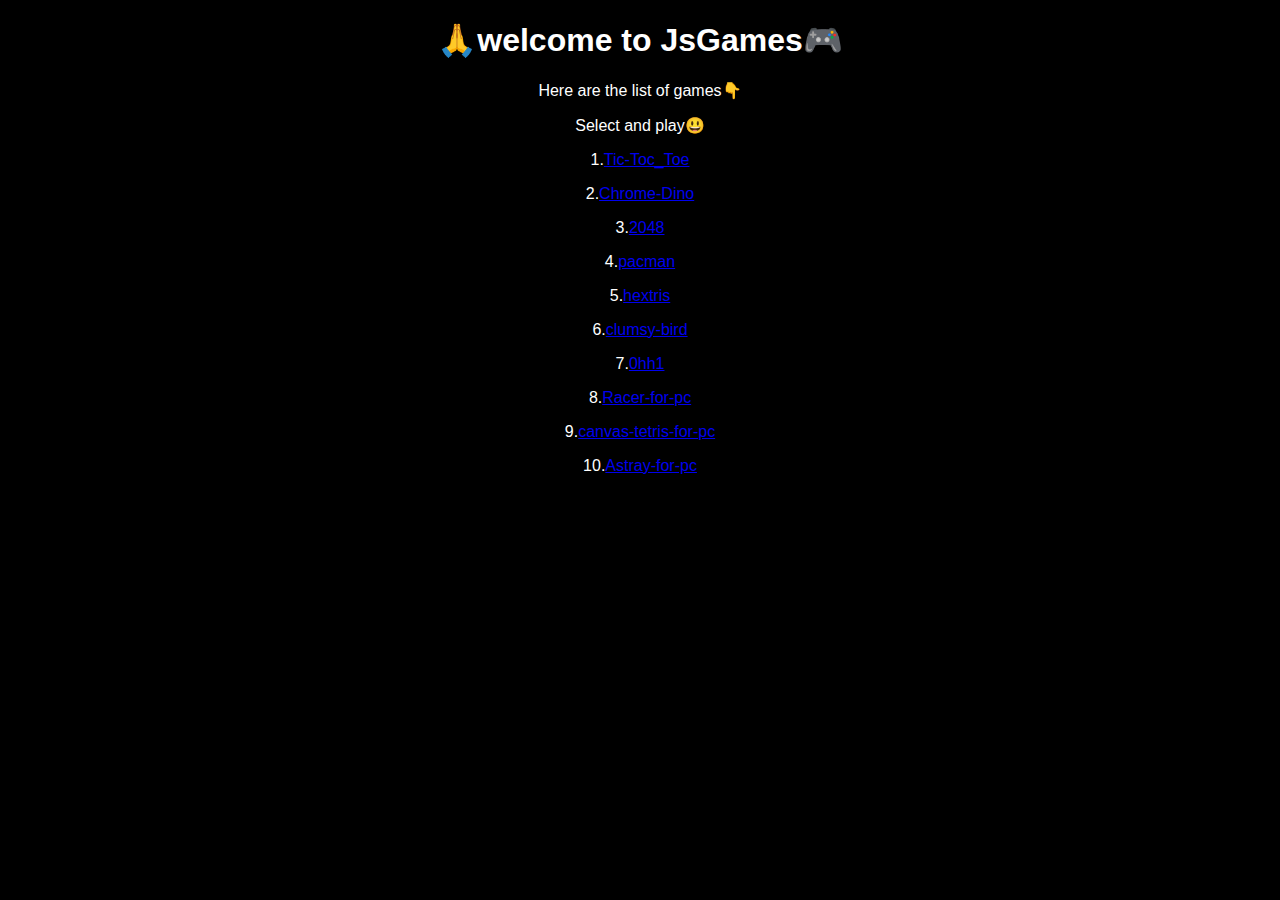
<file: index.html>
<!DOCTYPE html>
<html>
<head>
<title>Page Title</title>
<style>
body {
  background-color: black;
  text-align: center;
  color: white;
  font-family: Arial, Helvetica, sans-serif;
}
</style>
</head>
<body>

<h1>🙏welcome to JsGames🎮</h1>
<p>Here are the list of games👇</p>
 
 <p>Select and play😃</p>


  <p>1.<a href="https://h420prajyot.github.io/Jsgames/tic-toc-toe/index.html">Tic-Toc_Toe</a></p>
  
  <p>2.<a href="https://h420prajyot.github.io/Jsgames/Chrome-Dino/dino.html">Chrome-Dino</a></p>
  
  <p>3.<a href="https://h420prajyot.github.io/Jsgames/2048/index.html">2048</a></p>
  
  <p>4.<a href="https://h420prajyot.github.io/Jsgames/pacman/index.htm">pacman</a></p>
  
  <p>5.<a href="https://h420prajyot.github.io/Jsgames/hextris/index.html">hextris</a></p>
  
  <p>6.<a href="https://h420prajyot.github.io/Jsgames/clumsy-bird/index.html">clumsy-bird</a></p>
   
  <p>7.<a href="https://h420prajyot.github.io/Jsgames/0hh1/index.html">0hh1</a></p>
   
  <p>8.<a href="https://h420prajyot.github.io/Jsgames/Racer-for-pc/index.html">Racer-for-pc</a></p>
   
  <p>9.<a href="https://h420prajyot.github.io/Jsgames/canvas-tetris-for-pc/index.html">canvas-tetris-for-pc</a></p>
  
  <p>10.<a href="https://h420prajyot.github.io/Jsgames/Astray-for-pc/index.html">Astray-for-pc</a></p>
   

</body>
</html>
</file>
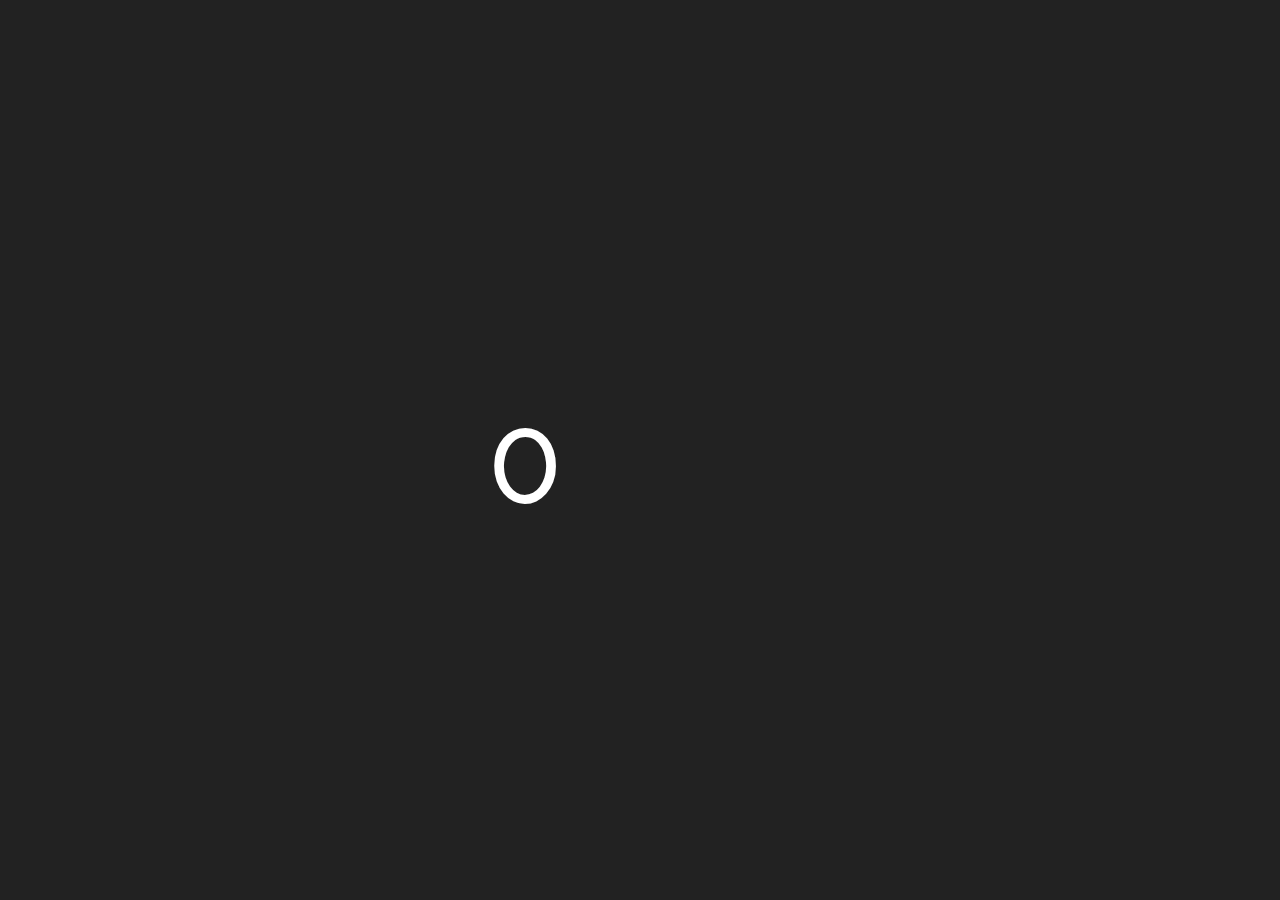
<file: 0hh1/index.html>
<!--

    0h h1! 

    You're peeking at the source code of 0h h1. Feel free to poke around. Nothing is explicitly minified 
    or uglified (other than the default result of me writing code). If you have any comments or questions, 
    feel free to drop me a line at martin@q42.nl or @mrtnkl.

    - Martin

    (c) 2014 Q42
    http://q42.com | @q42

-->
<!doctype html>
<html>
  <head>
    <title>0h h1</title>
    <meta name="description" content="A little logic game by Q42." />
    <meta http-equiv="X-UA-Compatible" content="IE=Edge,chrome=1"/>
    <meta name="format-detection" content="telephone=no">

    <link rel="icon" type="image/png" href="img/icon-1024.png" />
    <link rel="shortcut icon" href="img/icon-1024.png" />
    <link rel="apple-touch-icon-precomposed" href="img/icon-1024.png"/>
    
    <meta name="msapplication-tap-highlight" content="no" />
    <meta name="apple-mobile-web-app-status-bar-style" content="black">
    <meta name="apple-mobile-web-app-capable" content="yes"/>
    <meta name="viewport" content="width=device-width, initial-scale=1, minimum-scale=1, maximum-scale=1, user-scalable=no"/>

    <style>html,body{background:#222;}</style>
    <link href="css/style.css" type="text/css" rel="stylesheet" />
    <link href="fonts/fonts.css" type="text/css" rel="stylesheet" />
  </head>
  <body bgcolor="#222222">
    <div id="container">
        <div id="title" class="screen show01 hide0 hide1 hidehs" data-action="close-titleScreen">
            <div class="vertical">
                <h1>Oh hi</h1>
                <div id="titlegrid" class="board">
                    <div id="digits">                    
                        <span id="zero">0</span><span id="hs"> h h </span><span id="one">1</span>
                    </div>
<table data-grid="titlegrid" cellpadding="0" cellspacing="0"><tbody><tr><td class="odd"><div class="tile tile-2"><div class="inner"></div></div></td><td class="even"><div class="tile tile-1"><div class="inner"></div></td></tr></tbody></table>

                </div>
                <p>
                    a little logic game<br>by Q42
                </p>
            </div>
        </div>

        <div id="menu" class="screen">
            <div class="vertical">
            <h2>Oh hi</h2>
                <p data-action="tutorial">
                How to play
                </p>
                <p data-action="play">
                Play
                </p>
                <p data-action="about">
                    About
                </p>
            </div>
        </div>

        <div id="about" class="screen text" data-action="show-menu">
            <div class="vertical">
            <h3>About</h3>
            <p>
            0h h1 is a little logic game<br>
            by Q42.<br>
            <br>
            It was created by<br>
            Martin Kool.<br>
            <br>
            The concept is also known<br>
            as Takuzu or Binairo.<br>
            <br>
            (c) 2014<br>
            www.q42.com
            </p>
            </div>
        </div>

        <div id="loading" class="screen">
            <div class="vertical">
                <h2>Loading</h2>
                <p></p>
                <div id="loadinggrid" class="board">
<table data-grid="loadinggrid" cellpadding="0" cellspacing="0"><tbody><tr><td class="odd"><div class="tile tile-2 loading"><div class="inner"></div></div></td></tr></tbody></table>
</div>
            </div>
        </div>

        <div id="game" class="screen">
            <p id="hintMsg" class="topMsg"></p>
            <p id="chooseSize" class="topMsg">Select a size to play...</p>
            <h2 id="boardsize"></h2>
            <div id="board" class="vertical board"></div>


            <div id="menugrid" class="vertical board hidden">
<table data-grid="menugrid" cellpadding="0" cellspacing="0"><tbody>
<tr><td class="odd"><div class="tile tile-2"><div data-action="startGame" data-size="1" class="inner"></div></div></td><td class="even"><div class="tile tile-1"><div data-action="startGame" data-size="2" class="inner"></div></div></td></tr>
<tr><td class="even"><div class="tile tile-1"><div data-action="startGame" data-size="3" class="inner"></div></div></td><td class="odd"><div class="tile tile-2"><div data-action="startGame" data-size="4" class="inner"></div></div></td></tr>
</tbody></table>
            </div>

            <div id="score">
                <img id="trophy" src="img/trophy.png"><span id="scorenr">30744</span>
            </div>
            <div id="bar">
                <div class="iconcon" data-action="undo"><div id="undo" class="icon"></div></div>
                <div class="iconcon" data-action="back"><div id="back" class="icon"></div></div>
                <a class="iconcon" id="tweeturl" target="_blank" href="about:blank" data-action="tweet"><span id="tweet" class="icon"></span></a>
                <div class="iconcon" data-action="help"><div id="help" class="icon"></div></div>
            </div>
        </div>
    </div>
    <div id="feelsize"></div>
    <script>
        var WebFontConfig = {
            custom: {
                families: ['molle','Josefin Sans'],
                urls: ['fonts/fonts.css']
            },
            active: function() {
                //Game.start();
                app.fontsLoaded();
            }
        };  
    </script>  
    <script type="text/javascript" src="config.js"></script>
    <script type="text/javascript" src="js/index.js"></script>
    <script>
        var scripts = [
            'js/jquery-2.1.0.min.js',
            'js/utils.js',
            'js/state.js',
            'js/game.js',
            'js/grid.js',
            'js/tile.js',
            'js/hint.js',
            'js/tutorial.js',
            'js/webfont.js',
            'js/levels.js',
            'js/backgroundservice.js'
        ]
        for (var i=0; i<scripts.length; i++) {
            document.write('<scr'+'ipt src="' + scripts[i] + (Config.barph? ('?barph=' + (new Date() * 1)) : '') + '"></scr'+'ipt>');
        }
    </script>
  </body>
</html>
</file>
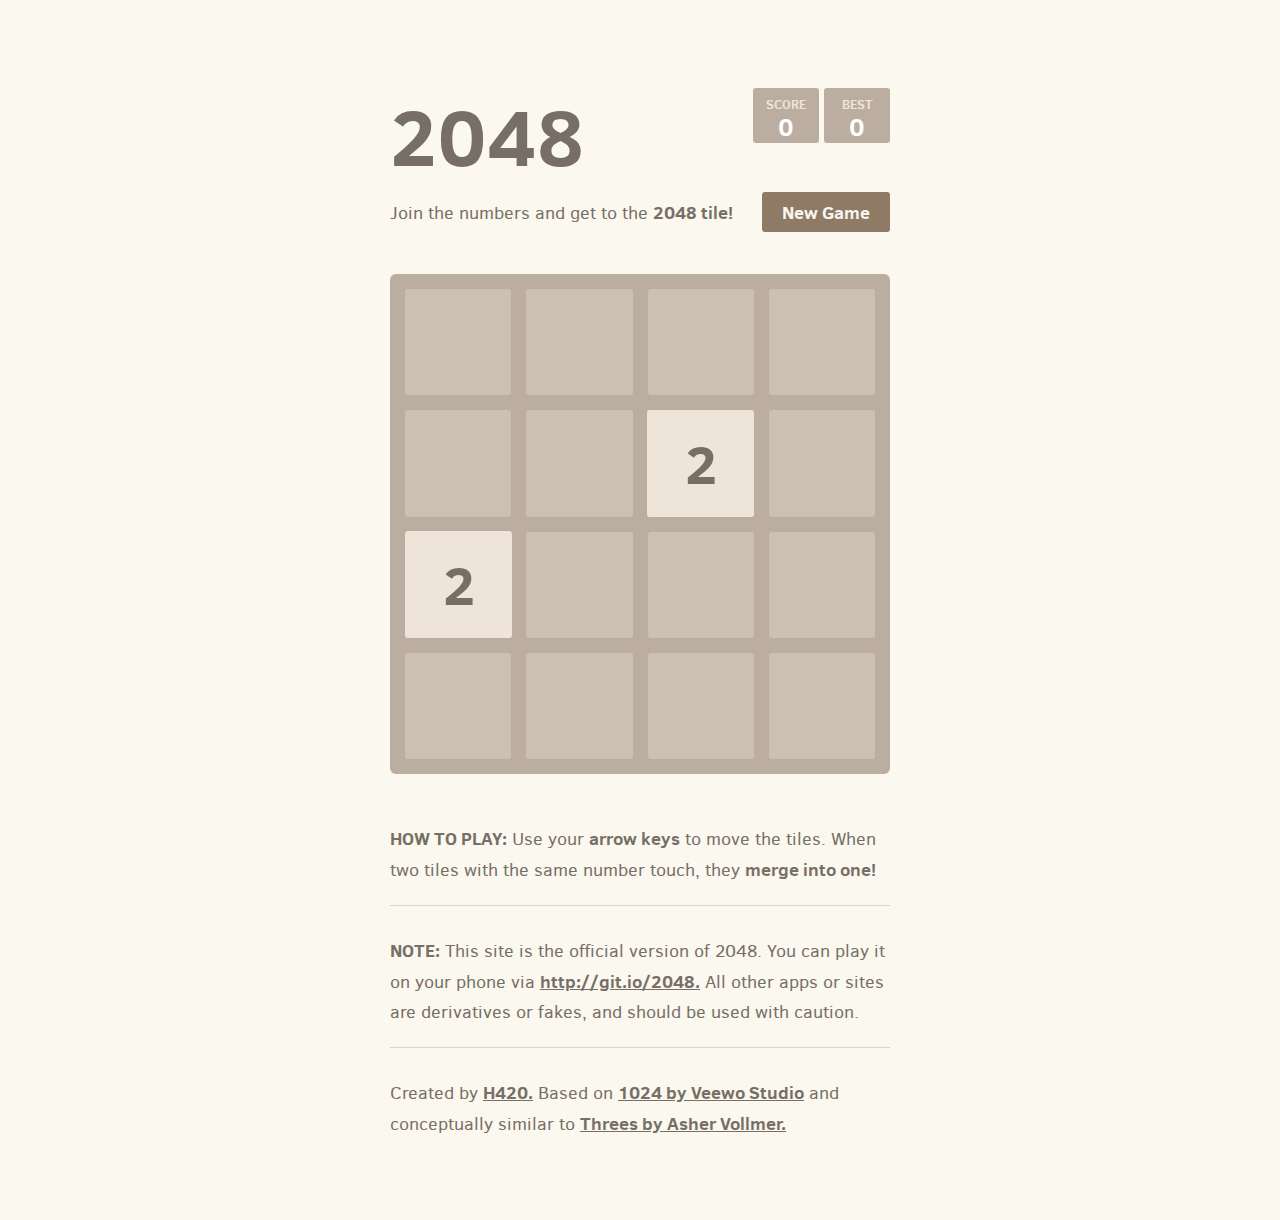
<file: 2048/index.html>
<!DOCTYPE html>
<html>
<head>
  <meta charset="utf-8">
  <title>2048</title>

  <link href="style/main.css" rel="stylesheet" type="text/css">
  <link rel="shortcut icon" href="favicon.ico">
  <link rel="apple-touch-icon" href="meta/apple-touch-icon.png">
  <link rel="apple-touch-startup-image" href="meta/apple-touch-startup-image-640x1096.png" media="(device-width: 320px) and (device-height: 568px) and (-webkit-device-pixel-ratio: 2)"> <!-- iPhone 5+ -->
  <link rel="apple-touch-startup-image" href="meta/apple-touch-startup-image-640x920.png"  media="(device-width: 320px) and (device-height: 480px) and (-webkit-device-pixel-ratio: 2)"> <!-- iPhone, retina -->
  <meta name="apple-mobile-web-app-capable" content="yes">
  <meta name="apple-mobile-web-app-status-bar-style" content="black">

  <meta name="HandheldFriendly" content="True">
  <meta name="MobileOptimized" content="320">
  <meta name="viewport" content="width=device-width, target-densitydpi=160dpi, initial-scale=1.0, maximum-scale=1, user-scalable=no, minimal-ui">
</head>
<body>
  <div class="container">
    <div class="heading">
      <h1 class="title">2048</h1>
      <div class="scores-container">
        <div class="score-container">0</div>
        <div class="best-container">0</div>
      </div>
    </div>

    <div class="above-game">
      <p class="game-intro">Join the numbers and get to the <strong>2048 tile!</strong></p>
      <a class="restart-button">New Game</a>
    </div>

    <div class="game-container">
      <div class="game-message">
        <p></p>
        <div class="lower">
	        <a class="keep-playing-button">Keep going</a>
          <a class="retry-button">Try again</a>
        </div>
      </div>

      <div class="grid-container">
        <div class="grid-row">
          <div class="grid-cell"></div>
          <div class="grid-cell"></div>
          <div class="grid-cell"></div>
          <div class="grid-cell"></div>
        </div>
        <div class="grid-row">
          <div class="grid-cell"></div>
          <div class="grid-cell"></div>
          <div class="grid-cell"></div>
          <div class="grid-cell"></div>
        </div>
        <div class="grid-row">
          <div class="grid-cell"></div>
          <div class="grid-cell"></div>
          <div class="grid-cell"></div>
          <div class="grid-cell"></div>
        </div>
        <div class="grid-row">
          <div class="grid-cell"></div>
          <div class="grid-cell"></div>
          <div class="grid-cell"></div>
          <div class="grid-cell"></div>
        </div>
      </div>

      <div class="tile-container">

      </div>
    </div>

    <p class="game-explanation">
      <strong class="important">How to play:</strong> Use your <strong>arrow keys</strong> to move the tiles. When two tiles with the same number touch, they <strong>merge into one!</strong>
    </p>
    <hr>
    <p>
    <strong class="important">Note:</strong> This site is the official version of 2048. You can play it on your phone via <a href="http://git.io/2048">http://git.io/2048.</a> All other apps or sites are derivatives or fakes, and should be used with caution.
    </p>
    <hr>
    <p>
    Created by <a href="https://github.com/H420Prajyot" target="_blank">H420.</a> Based on <a href="https://itunes.apple.com/us/app/1024!/id823499224" target="_blank">1024 by Veewo Studio</a> and conceptually similar to <a href="http://asherv.com/threes/" target="_blank">Threes by Asher Vollmer.</a>
    </p>
  </div>

  <script src="js/bind_polyfill.js"></script>
  <script src="js/classlist_polyfill.js"></script>
  <script src="js/animframe_polyfill.js"></script>
  <script src="js/keyboard_input_manager.js"></script>
  <script src="js/html_actuator.js"></script>
  <script src="js/grid.js"></script>
  <script src="js/tile.js"></script>
  <script src="js/local_storage_manager.js"></script>
  <script src="js/game_manager.js"></script>
  <script src="js/application.js"></script>
</body>
</html>
</file>
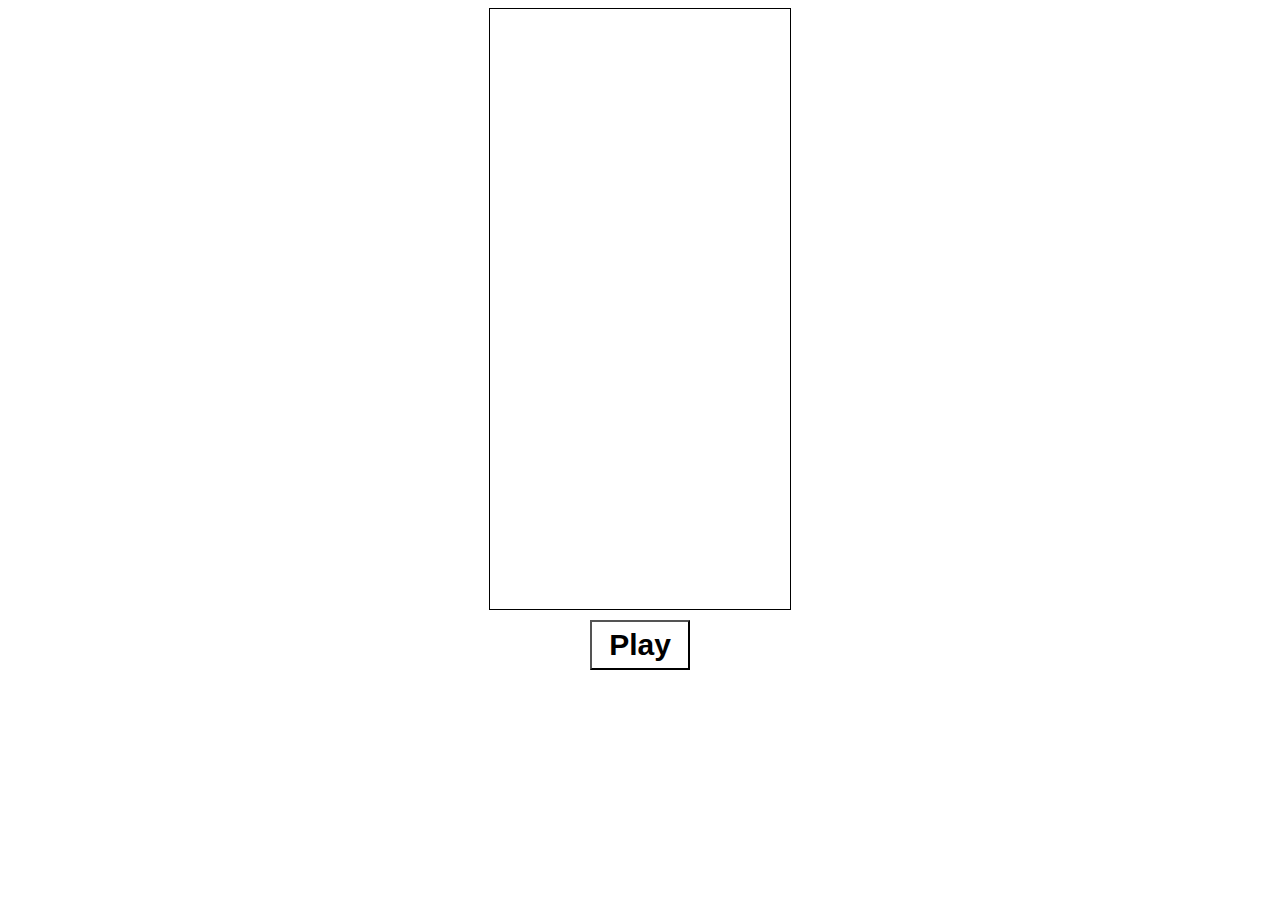
<file: canvas-tetris-for-pc/index.html>
<!DOCTYPE html>
<html>
    <head>
        <title>HTML5 Tetris</title>
        <link rel='stylesheet' href='style.css' />
    </head>
    <body>
        <audio id="clearsound" src="sound/pop.ogg" preload="auto"></audio>
        <canvas width='300' height='600'></canvas>
        <button id="playbutton" onclick="playButtonClicked();">Play</button>
        <script src='js/tetris.js'></script>
        <script src='js/controller.js'></script>
        <script src='js/render.js'></script>
    </body>
</html>
</file>
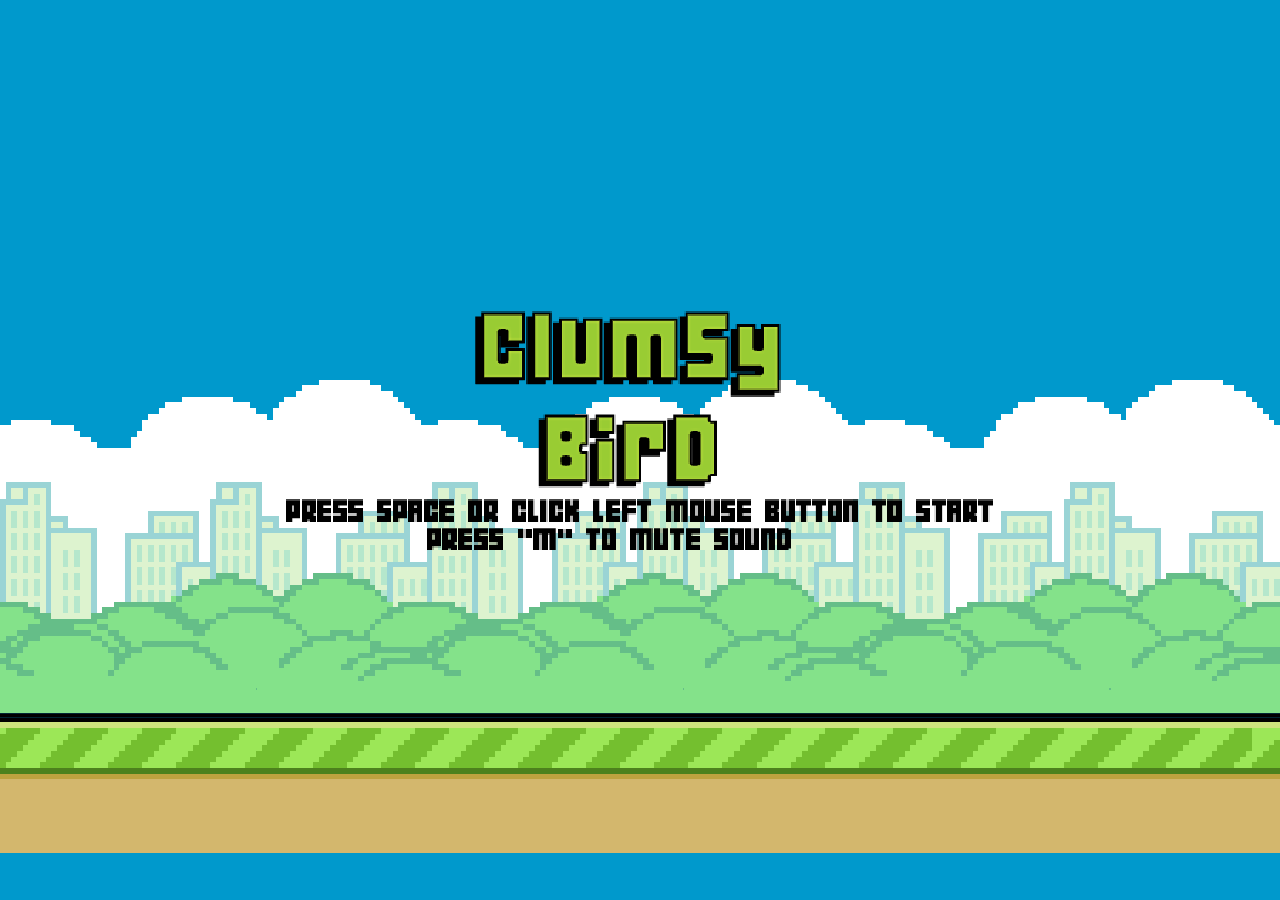
<file: clumsy-bird/index.html>
<!DOCTYPE HTML>
<html lang="en">
    <head>
        <title>Clumsy Bird</title>
        <link rel="apple-touch-icon-precomposed" href="data/img/touch-icon-iphone.png"/>
        <link rel="apple-touch-icon-precomposed" sizes="120x120" href="data/img/touch-icon-iphone-retina.png"/>
        <link rel="shortcut icon" href="data/img/favicon.ico">
        <link rel="stylesheet" type="text/css" media="screen" href="index.css">
        <meta id="viewport" name="viewport" content="width=device-width, initial-scale=1, maximum-scale=1, user-scalable=no">
        <meta name="apple-mobile-web-app-capable" content="yes">
        <meta name="apple-mobile-web-app-status-bar-style" content="black">
        <meta name="apple-mobile-web-app-title" content="Clumsy Bird">
        <meta charset="UTF-8" />
        <meta name="description" content="Clumsy Bird - A Flappy Bird clone using MelonJS"/>
        <meta name="keywords" content="flappybird, flappy, bird, game, html5, melonjs,clone"/>
        <meta name="robots" content="index, follow">
        <meta name="google-site-verification" content="RDZI9SqVaffd48uHfZMv67-YdvviOMe2HuULEYqVgd4" />
        <meta property="og:image" content="http://ellisonleao.github.io/clumsy-bird/data/img/bg.png" />
        <meta property="og:title" content="Clumsy Bird - A Flappy Bird clone using MelonJS"/>
        <meta property="og:url" content="http://ellisonleao.github.io/clumsy-bird/"/>
        <meta property="og:site_name" content="Clumsy Bird - MelonJS"/>

        <!-- Twitter Card -->
        <meta name="twitter:hashtag" content="clumsybird" />
        <meta name="twitter:card" content="summary" />
        <meta name="twitter:site" content="@ellisonleao" />
        <meta name="twitter:creator" content="@ellisonleao" />
        <meta name="twitter:title" content="Clumsy Bird" />
        <meta name="twitter:description" content="A Flappy Bird melonJS clone" />

        <!-- Humans -->
        <link rel="author" href="humans.txt" />
    </head>

    <body>
        <!-- Canvas placeholder -->
        <div id="screen"></div>

        <!-- melonJS Library -->
        <script type="text/javascript" src="js/melonJS-min.js" ></script>
        <script type="text/javascript" src="build/clumsy-min.js" ></script>
        <script type="text/javascript">
            window.onReady(function onReady() {
                game.onload();
            });
        </script>

    </body>
</html>
</file>
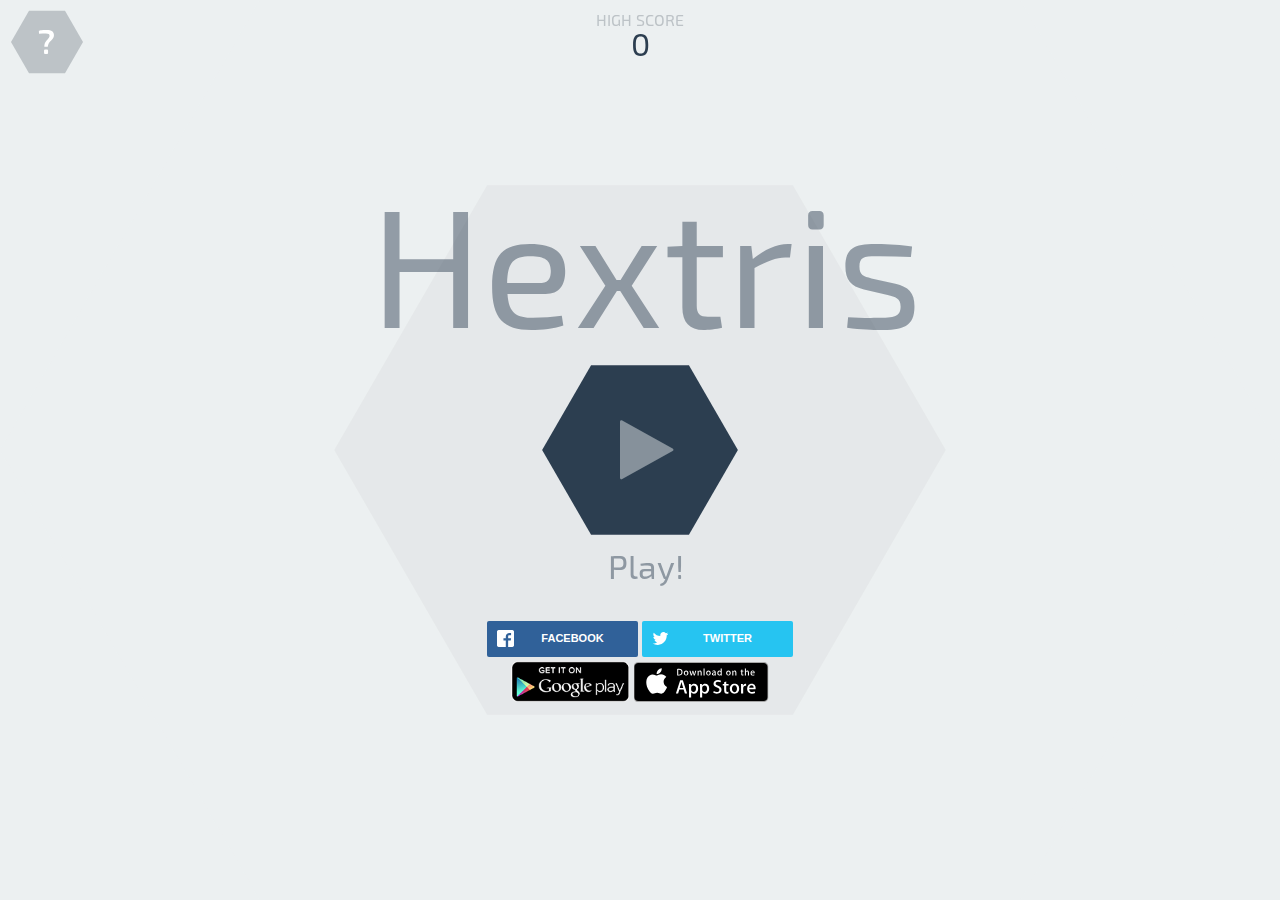
<file: hextris/index.html>
<!DOCTYPE html>
<html lang='en'>
	<head>
		<title>Hextris</title>
		<meta name="apple-itunes-app" content="app-id=903769553"/>
		<meta name="viewport" content="width=device-width, initial-scale=1, maximum-scale=1, user-scalable=0, minimal-ui"/>
		<meta property="og:url" content="http://hextris.github.io/hextris/"/>
		<meta property="og:site_name" content="Hextris"/>
		<meta property="og:title" content="Hextris"/>
		<meta property="og:description" content="An addictive puzzle game inspired by Tetris."/>
		<meta property="og:type" content="website"/>
		<meta property="og:author" content="https://www.facebook.com/hextris"/>
		<meta property="og:image" content="http://hextris.github.io/hextris/images/facebook-opengraph.png"/>
		<meta property="og:image:width" content="1200"/>
		<meta property="og:image:height" content="630"/>
		<meta property="twitter:card" content="summary"/>
		<meta property="twitter:site" content="@hextris"/>
		<meta property="twitter:site:id" content="2742209678"/>
		<meta property="twitter:creator" content="@hextris"/>
		<meta property="twitter:creator:id" content="2742209678"/>
		<meta property="twitter:domain" content="http://hextris.github.io"/>
		<meta property="twitter:title" content="Hextris"/>
		<meta property="twitter:description" content="An addictive puzzle game inspired by Tetris."/>
		<meta property="twitter:image:src" content="http://hextris.github.io/hextris/images/twitter-opengraph.png"/>
		<meta property="twitter:image:width" content="512"/>
		<meta property="twitter:image:height" content="512"/>
		<meta property="twitter:app:id:iphone" content="id903769553">
		<meta property="twitter:app:id:ipad" content="id903769553">
		<meta property="twitter:app:id:googleplay" content="com.hextris.hextris">
		<meta property="twitter:app:country" content="us">
		<meta property="twitter:app:url:iphone" content="itunes.apple.com/us/app/id903769553?mt=8">
		<meta property="twitter:app:url:ipad" content="itunes.apple.com/us/app/id903769553?mt=8">
		<meta property="twitter:app:url:googleplay" content="https://play.google.com/store/apps/details?id=com.hextris.hextris">
		<link rel="icon" type="image/png" href="favicon.ico">
		<link href='http://fonts.googleapis.com/css?family=Exo+2' rel='stylesheet' type='text/css'>
		<link rel="stylesheet" href="style/fa/css/font-awesome.min.css">
		<link rel="stylesheet" type="text/css" href="style/style.css">
		<script type='text/javascript' src="vendor/hammer.min.js"></script>
		<script type='text/javascript' src="vendor/js.cookie.js"></script>
		<script type='text/javascript' src="vendor/jsonfn.min.js"></script>
		<script type='text/javascript' src="vendor/keypress.min.js"></script>
		<script type='text/javascript' src="vendor/jquery.js"></script>
		<script type='text/javascript' src="js/save-state.js"></script>
		<script type='text/javascript' src="js/view.js"></script>
		<script type='text/javascript' src="js/wavegen.js"></script>
		<script type='text/javascript' src="js/math.js"></script>
		<script type='text/javascript' src="js/Block.js"></script>
		<script type='text/javascript' src="js/Hex.js"></script>
		<script type='text/javascript' src="js/Text.js"></script>
		<script type='text/javascript' src="js/comboTimer.js"></script>
		<script type='text/javascript' src="js/checking.js"></script>
		<script type='text/javascript' src='js/update.js'></script>
		<script type='text/javascript' src='js/render.js'></script>
		<script type='text/javascript' src="js/input.js"></script>
		<script type='text/javascript' src="js/main.js"></script>
		<script type='text/javascript' src="js/initialization.js"></script>
		<script type='text/javascript' async src="https://hextris.io/scripts/a.js"></script>
		<script src="vendor/sweet-alert.min.js"></script>
		<link rel="stylesheet" href="style/rrssb.css"/>
		<script data-ad-client="ca-pub-9107422120987163" async src="https://pagead2.googlesyndication.com/pagead/js/adsbygoogle.js"></script>
	</head>
	<body>
		<canvas id="canvas"></canvas>
		<div id="overlay" class="faded overlay"></div>
		<div id='startBtn' ></div>
		<div id="helpScreen" class='unselectable'>
			<div id='inst_main_body'></div>
		</div>
		<img id="openSideBar" class='helpText' src="./images/btn_help.svg"/>
		<div class="faded overlay"></div>
		<img id="pauseBtn" src="./images/btn_pause.svg"/>
		<img id='restartBtn' src="./images/btn_restart.svg"/>
		<div id='HIGHSCORE'>HIGH SCORE</div>
		<script> (function(i,s,o,g,r,a,m){i['GoogleAnalyticsObject']=r;i[r]=i[r]||function(){ (i[r].q=i[r].q||[]).push(arguments)},i[r].l=1*new Date();a=s.createElement(o), m=s.getElementsByTagName(o)[0];a.async=1;a.src=g;m.parentNode.insertBefore(a,m) })(window,document,'script','//www.google-analytics.com/analytics.js','ga'); ga('create', 'UA-51272720-2', 'auto'); ga('send', 'pageview');
		</script>
		<div id='highScoreInGameText'>
			<div id='highScoreInGameTextHeader'>HIGH SCORE</div><div id='currentHighScore'>10292</div>
		</div>
		<div id="gameoverscreen">
			<div id='container'>
				<div id='gameOverBox' class='GOTitle'>GAME OVER</div>
				<div id='cScore'>1843</div>
				<div id='highScoresTitle' class='GOTitle'>HIGH SCORES</div>
				<div class='score'><span class='scoreNum'>1.</span> <div id="1place" style="display:inline;">0</div></div>
				<div class='score'><span class='scoreNum'>2.</span> <div id="2place" style="display:inline;">0</div></div>
				<div class='score'><span class='scoreNum'>3.</span> <div id="3place" style="display:inline;">0</div></div>
			</div>
			<div id='bottomContainer'>
				<img id='restart' src='./images/btn_restart.svg' height='57px'>
				<div id='socialShare'>
					<?xml version="1.0" encoding="UTF-8" standalone="no"?>
					<svg width="224.6377px" height="57px"  viewBox="0 0 255 65" version="1.1" xmlns="http://www.w3.org/2000/svg" xmlns:xlink="http://www.w3.org/1999/xlink">
						<title>Share button</title>
						<defs>
						</defs>
						<g id="Page-1" stroke="none" stroke-width="1" fill="none" fill-rule="evenodd" sketch:type="MSPage">
							<g id="Game-over-" sketch:type="MSArtboardGroup" transform="translate(-95.000000, -565.000000)">
								<g id="Share-button" sketch:type="MSLayerGroup" transform="translate(95.000000, 565.000000)">
								<a style="cursor:pointer;"class="popup" onclick="window.open('https://twitter.com/intent/tweet?text=Can you beat my score of '+ score +' points at&button_hashtag=hextris ? http://hextris.github.io/hextris @hextris','name','width=600,height=400')" ><polygon  id="Score-hex-2" fill="#3498DB" sketch:type="MSShapeGroup" transform="translate(127.661316, 32.500000) rotate(-90.000000) translate(-127.661316, -32.500000) " points="127.661316 -94.814636 160.137269 -76.064636 160.137269 141.064636 127.661317 159.814636 95.185364 141.064636 95.1853635 -76.064636 "></polygon></a>
									<text style="cursor:pointer;"class="popup" onclick="window.open('https://twitter.com/intent/tweet?text=Can you beat my score of '+ score +' points at&button_hashtag=hextris ? http://hextris.github.io/hextris @hextris','name','width=600,height=400')" id="SHARE-MY-SCORE!" sketch:type="MSTextLayer" font-family="Exo" font-size="16" font-weight="420" fill="#FFFFFF">
										<tspan x="67" y="39">SHARE MY SCORE!</tspan>
									</text>
								</g>
							</g>
						</g>
					</svg>
				</div>
				<div id='buttonCont'>
					<ul class="rrssb-buttons">
						<li class="rrssb-facebook">
							<a href='http://www.facebook.com/sharer.php?s=100
								&p[url]=hextris.io' class="popup">
								<span class="rrssb-icon">
									<svg xmlns="http://www.w3.org/2000/svg" preserveAspectRatio="xMidYMid" width="29" height="29" viewBox="0 0 29 29">
										<path d="M26.4 0H2.6C1.714 0 0 1.715 0 2.6v23.8c0 .884 1.715 2.6 2.6 2.6h12.393V17.988h-3.996v-3.98h3.997v-3.062c0-3.746 2.835-5.97 6.177-5.97 1.6 0 2.444.173 2.845.226v3.792H21.18c-1.817 0-2.156.9-2.156 2.168v2.847h5.045l-.66 3.978h-4.386V29H26.4c.884 0 2.6-1.716 2.6-2.6V2.6c0-.885-1.716-2.6-2.6-2.6z"
										class="cls-2" fill-rule="evenodd"/>
									</svg>
								</span>
								<span class="rrssb-text">facebook</span>
							</a>
						</li>
						<li class="rrssb-twitter">
							<a href="http://twitter.com/home?status=Play Hextris! - http://hextris.github.io/ #hextris"
							class="popup">
								<span class="rrssb-icon">
									<svg xmlns="http://www.w3.org/2000/svg" width="28" height="28" viewBox="0 0 28 28">
										<path d="M24.253 8.756C24.69 17.08 18.297 24.182 9.97 24.62c-3.122.162-6.22-.646-8.86-2.32 2.702.18 5.375-.648 7.507-2.32-2.072-.248-3.818-1.662-4.49-3.64.802.13 1.62.077 2.4-.154-2.482-.466-4.312-2.586-4.412-5.11.688.276 1.426.408 2.168.387-2.135-1.65-2.73-4.62-1.394-6.965C5.574 7.816 9.54 9.84 13.802 10.07c-.842-2.738.694-5.64 3.434-6.48 2.018-.624 4.212.043 5.546 1.682 1.186-.213 2.318-.662 3.33-1.317-.386 1.256-1.248 2.312-2.4 2.942 1.048-.106 2.07-.394 3.02-.85-.458 1.182-1.343 2.15-2.48 2.71z"
										/>
									</svg>
								</span>
								<span class="rrssb-text">twitter</span>
							</a>
						</li>
				</ul>
					<div id='badges'>
						<a href="https://play.google.com/store/apps/details?id=com.hextris.hextris" ><img id='androidBadge' src='images/android.png'/></a>
						<a href ="https://itunes.apple.com/us/app/hextris/id903769553?mt=8"><img id='iOSBadge'  src='images/appstore.svg'/></a>
					</div>
				</div>
			</div>
		</div>
			<script type="text/javascript">
				(function addRussianSocialShare(){
					var lang=navigator.language || navigator.userLanguage;
					if (lang.substr(0, 2) == 'ru') {
						$('.rrssb-facebook').remove();
						var n=$.parseHTML('<li class="rrssb-vk"><a href="http://vk.com/share.php?url=http://kurtnoble.com/labs/rrssb/index.html" class="popup"><span class="rrssb-icon"><svg xmlns="http://www.w3.org/2000/svg" width="28" height="28" viewBox="70 70 378.7 378.7"><path d="M254.998 363.106h21.217s6.408-.706 9.684-4.23c3.01-3.24 2.914-9.32 2.914-9.32s-.415-28.47 12.796-32.663c13.03-4.133 29.755 27.515 47.482 39.685 13.407 9.206 23.594 7.19 23.594 7.19l47.407-.662s24.797-1.53 13.038-21.027c-.96-1.594-6.85-14.424-35.247-40.784-29.728-27.59-25.743-23.126 10.063-70.85 21.807-29.063 30.523-46.806 27.8-54.405-2.596-7.24-18.636-5.326-18.636-5.326l-53.375.33s-3.96-.54-6.892 1.216c-2.87 1.716-4.71 5.726-4.71 5.726s-8.452 22.49-19.714 41.618c-23.77 40.357-33.274 42.494-37.16 39.984-9.037-5.842-6.78-23.462-6.78-35.983 0-39.112 5.934-55.42-11.55-59.64-5.802-1.4-10.076-2.327-24.915-2.48-19.046-.192-35.162.06-44.29 4.53-6.072 2.975-10.757 9.6-7.902 9.98 3.528.47 11.516 2.158 15.75 7.92 5.472 7.444 5.28 24.154 5.28 24.154s3.145 46.04-7.34 51.758c-7.193 3.922-17.063-4.085-38.253-40.7-10.855-18.755-19.054-39.49-19.054-39.49s-1.578-3.873-4.398-5.947c-3.42-2.51-8.2-3.307-8.2-3.307l-50.722.33s-7.612.213-10.41 3.525c-2.488 2.947-.198 9.036-.198 9.036s39.707 92.902 84.672 139.72c41.234 42.93 88.048 40.112 88.048 40.112"/></svg></span><span class="rrssb-text">vk.com</span></a></li>');
						$('.rrssb-buttons').prepend(n);
					}})()
			</script>
		<script type="text/javascript" src='vendor/rrssb.min.js'></script>
	</body>
</html>
</file>
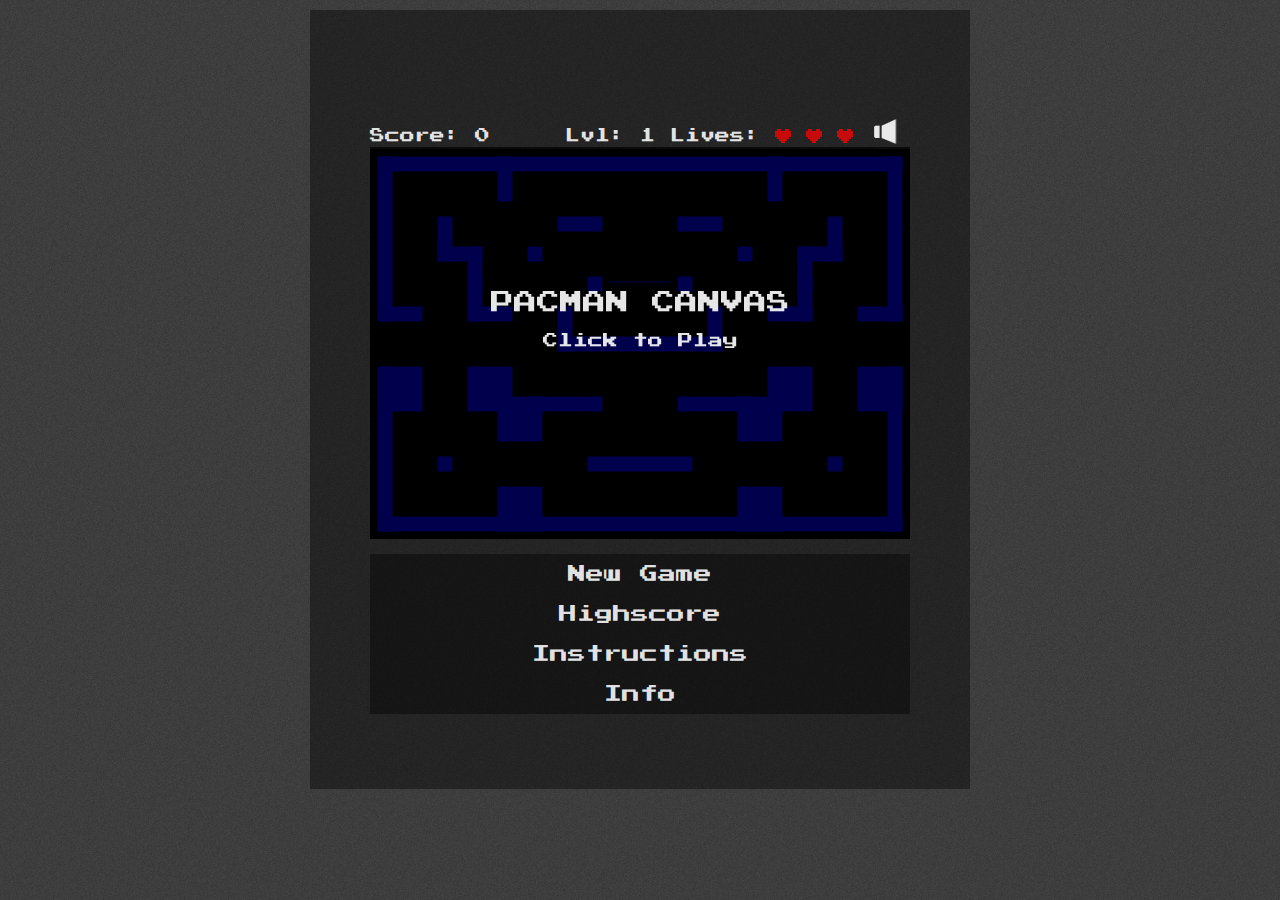
<file: pacman/index.htm>
<!DOCTYPE html>

<!--<html lang="en">-->
<html lang="en" manifest="cache.manifest">
<head>
	<meta charset="utf-8" />
	<title>Pacman in HTML 5 Canvas</title>
	<link rel="stylesheet" href="style.css">
	<link rel="stylesheet" href="pacman-canvas.css">
	<link rel="manifest" href="manifest.json">


	<!-- SEO Stuff -->
    <meta name="description" content="Play Pacman Canvas for free on your desktop or mobile. This whole game is open source an was created in HTML5." />
    <link rel="canonical" href="http://pacman.platzh1rsch.ch/" />
    <meta name="author" content="platzh1rsch.ch" />
    <meta name="publisher" content="platzh1rsch.ch" />
    <meta name="copyright" content="&copy; Copyright (c) platzh1rsch.ch" />
    <meta name="robots" content="index,follow" />
    <meta http-equiv="content-language" content="de">
    <meta name="language" content="de">
    <meta name="page-topic" content="Games/Arcade" />

    <meta content="National" name="distribution" />
    <meta content="pacman.platzh1rsch.ch" name="target" />

   	<!-- Facebook Open Graph Information -->
	<meta property="og:image" content="http://pacman.platzh1rsch.ch/img/Icon-200x200.png"/>
    <meta property="og:title" content="Pacman Canvas in HTML5" />
	<meta property="og:description" content="Play Pacman Canvas for free on your desktop or mobile. This whole game is open source an was created in HTML5." />
    <meta property="og:url" content="http://pacman.platzh1rsch.ch/" />
    <meta property="og:site_name" content="Pacman Canvas in HTML5" />
	<meta property="og:locale" content="en_US" />

	<!-- site icons -->
	<link rel="shortcut icon" href="img/Icon-130x130.png" />
	<link rel="apple-touch-icon" href="img/Icon-130x130.png" />

    <meta property="og:image" content="http://pacman.platzh1rsch.ch/img/Icon-130x130.png"/>

	<!-- AppsFuel verification code -->
	<meta name="appsfuel_code" content="83d3cedc1050a5c"/>
	
	<!-- Mobile Viewport -->
	<meta name="viewport" content="width=device-width, initial-scale=1, maximum-scale=1, user-scalable=0"/>
	
	<!-- Apple Mobile Web Capability -->
	<meta name="apple-mobile-web-app-capable" content="yes" />
	
	<!-- Script -->
	<script src="js/jquery-1.10.2.min.js" type="text/javascript"></script>
	<script src="js/jquery.hammer.min.js" type="text/javascript"></script>
	
	<!-- Google Analytics -->
	<script type="text/javascript">

	  var _gaq = _gaq || [];
	  _gaq.push(['_setAccount', 'UA-28993174-1']);
	  _gaq.push(['_setDomainName', 'pacman.platzh1rsch.ch']);
	  _gaq.push(['_trackPageview']);

	  (function() {
		var ga = document.createElement('script'); ga.type = 'text/javascript'; ga.async = true;
		ga.src = ('https:' == document.location.protocol ? 'https://ssl' : 'http://www') + '.google-analytics.com/ga.js';
		ga.src = ('https:' == document.location.protocol ? 'https://ssl' : 'http://www') + '.google-analytics.com/ga.js';
		var s = document.getElementsByTagName('script')[0]; s.parentNode.insertBefore(ga, s);
	  })();
	</script>
	
</head>

<body>

<div class="container">
<div class="main">


<!-- Display this message if Javascript is disabled -->
<noscript>
<h2>Enable Javascript!</h2>
<p>This HTML 5 app requires Javascript to run. Please check that Javascript is enabled in your browser.</p>
</noscript>

<!-- Highscore -->
<div class="content" id="highscore-content">
	<div class="button" id="back">&lt; back</div>
	<div>
		<h1>Highscore</h1>
		<p>
			<ol id="highscore-list">
				
			</ol>
		</p>
	</div>
</div>

<!-- INSTRUCTIONS -->
<div class="content" id="instructions-content">
	<div class="button" id="back">&lt; back</div>
	<div>
		<h1>Instructions</h1>
		<div class="nomobile">
			<h2>Controls</h2>
			<p>Use your arrow keys or [W,A,S,D] keys to navigate pacman.</p>
			<p>To pause / resume the game press [SPACE] or [ESC] or just click into the game area.</p>
		</div>
		<div class="mobile">
			<h2>Controls</h2>
			<p>Use swipe gestures to navigate pacman.</p>
			<p>Alternatively use the Arrow Buttons underneath the game area to navigate pacman.</p>
			<p>To pause / resume the game, touch the game area once.</p>
		</div>

		<div>
			<h2>Ghosts</h2>
			<p>Ghosts are creatures that hunt pacman and will kill him if they catch him.</p>
			<p>Every ghost has its own strategy to chase down pacman.</p>
			<h3>Inky<img src="img/inky.svg" class="pull-right"></h3>
			Inky will stay in the ghost house until pacman has eaten at least 30 pills.	His home is the bottom right corner.
			<h3>Blinky <img src="img/blinky.svg" class="pull-right"></h3>
			Blinky is the most agressive of the 4 ghosts. He will start chasing pacman right away, and aim directly at him. His home is the upper right corner.
			<h3>Pinky<img src="img/pinky.svg" class="pull-right"></h3>
			Pinky will start chasing pacman right away, he will always aim 4 fields ahead and 4 fields left of pacman. His home is the upper left corner.
			<h3>Clyde<img src="img/clyde.svg" class="pull-right"></h3>
			Inky will stay in the ghost house until pacman has eaten at least 2/3 of all pills. His home is the bottom left corner.
		</div>

		<div>
			<h2>Ghost moods</h2>
			The ghosts have two different moods that change the way they act during the game.
			<h3>Scatter mood</h3>
			<p>This is the default mood. When ghosts are in scatter mood, they will just go to their home corner and stay there.</p>
			<img src="img/instructions/instructions_scatter.PNG">
			<h3>Chase mood</h3>
			<p>After a certain time the ghosts change their mood and want to go chasing pacman. This is indicated through the walls turning red.</p>
			<img src="img/instructions/instructions_chase.PNG">
		</div>

		<div>
			<h2>Items</h2>
			<h3>Pills</h3>
			<p>The goal of every level is, to eat all the white pills without getting catched by the ghosts. One pill results in 10 points.</p>
			<h3>Powerpills</h3>
			<p>In every level there are 4 powerpills, which are a bit bigger than the regular ones. If Pacman eats those, he will get strong enough to eat the ghosts. You can see this indicated by the ghosts turning blue. One powerpill results in 50 points.</p>
			<img src="img/instructions/instructions_powerpill.PNG">
			<p>Eating a ghost results in 100 points. The soul of the ghost will return to the ghost house before starting to chase Pacman again.</p>
		</div>

	</div>
</div>

<!-- Info -->
<div class="content" id="info-content">
	<div class="button" id="back">&lt; back</div>
	<div>
		<h1>Info</h1>
		<p>Current Version: <span class="app-version">1.0.5 (2021-03-22)</span></p>
		<img src="img/platzh1rsch-logo.png">
		<p>Pacman Canvas is Open Source, written by <a href="http://platzh1rsch.ch">platzh1rsch</a>. You can get the code on <a target="_blank" href="https://github.com/platzhersh/pacman-canvas" target="_blank">github</a>.</p>
	</div>
</div>



<!-- main game content -->
<div class="content" id="game-content">

		<!-- Google AdSense -->
		<div id="adsense">
			<script async src="//pagead2.googlesyndication.com/pagead/js/adsbygoogle.js"></script>
			<ins class="adsbygoogle"
			     style="display:inline-block;width:320px;height:50px"
			     data-ad-client="ca-pub-0176206735745791"
			     data-ad-slot="6492298622"></ins>
			<script>
			(adsbygoogle = window.adsbygoogle || []).push({});
			</script>
		</div>
	
	
	<!-- main game content -->
	<div class="game wrapper">
	
		<div class="score">Score:</div>
		<div class="level">Lvl:</div>
		<div class="lives">Lives: </div>
		
		<div class="controlSound">
			<img src="img/audio-icon-mute.png" id="mute">
		</div>
		<!-- canvas is splitted into 18x13 fields -->
		<div id="canvas-container">
			<div id="canvas-overlay-container">
				<div id="canvas-overlay-content">
					<div id="title">Pacman Canvas</div>
					<div><p id="text">Click to Play</p></div>
				</div>
			</div>
			<canvas id="myCanvas" width="540" height="390">
			<p>Canvas not supported</p>
			</canvas>
		</div>

		<div class="controls" id="game-buttons">
		<!-- Will be moved to Instructions 
		<p class="nomobile">Use W-A-S-D keys to navigate Pac-Man</p>
		-->
		
			<!-- OLD Buttons -->
			<div>
				<span id="up" class="controlButton">&uarr;</span>
			</div>
			<div>
				<span id="left" class="controlButton">&larr;</span>
				<span id="down" class="controlButton">&darr;</span>
				<span id="right" class="controlButton">&rarr;</span>
			</div>
			
		</div>
		<!-- inGame Controls End -->
		
		<!-- Game Menu -->		
		<div class="controls" id="menu-buttons">
			<ul>
				<li class="button" id="newGame">New Game</li>
				<li class="button" id="highscore">Highscore</li>
				<li class="button" id="instructions">Instructions</li>
				<li class="button" id="info">Info</li>
			</ul>
			
		</div>
		<!-- Game Menu End -->
		
	</div>
		
	<div class="description nomobile">
		<p>This whole thing was written in HTML5, CSS3 and Javascript (using small bits of jquery). For the basics I was following the <a href="http://devhammer.net/blog/exploring-html5-canvas-part-1---introduction" target="_blank">"Exploring HTML5 Canvas"</a> Tutorials (Part 1 - 6) by Devhammer. Thanks for the great Tutorial!</a>
		<p>For some other stuff, like how to write objectorientated javascript I was following the tutorials over at <a href="http://www.codecademy.com/" target="_blank">http://www.codecademy.com/</a>, which is a really great site to learn Javascript and also other languages.</a>
		<p>If you understand German you can also read my blogpost about this site: <a href="http://blog.platzh1rsch.ch/2012/08/pacman-in-html5-canvas.html">"Pacman in HTML5 Canvas"</a>.</p>
		
		<span id="audio">
			<audio id="theme" preload="auto">
				<source src="wav/theme.wav" type="audio/wav">
				<source src="mp3/theme.mp3" type="audio/mpeg">
			</audio>
			<audio id="waka" preload="auto">
				<source src="wav/waka.wav" type="audio/wav">
				<source src="mp3/waka.mp3" type="audio/mpeg">
			</audio>
			<audio id="die" preload="auto">
				<source src="wav/die.wav" type="audio/wav">
				<source src="mp3/die.mp3" type="audio/mpeg">
			</audio>
			<audio id="powerpill" preload="auto">
				<source src="wav/powerpill.wav" type="audio/wav">
				<source src="mp3/powerpill.mp3" type="audio/mpeg">
			</audio>
		</span>
		
		
	</div>

</div>
</div>
</div>

	<script src="pacman-canvas.js" type="text/javascript"></script>


</body>
</html>
</file>
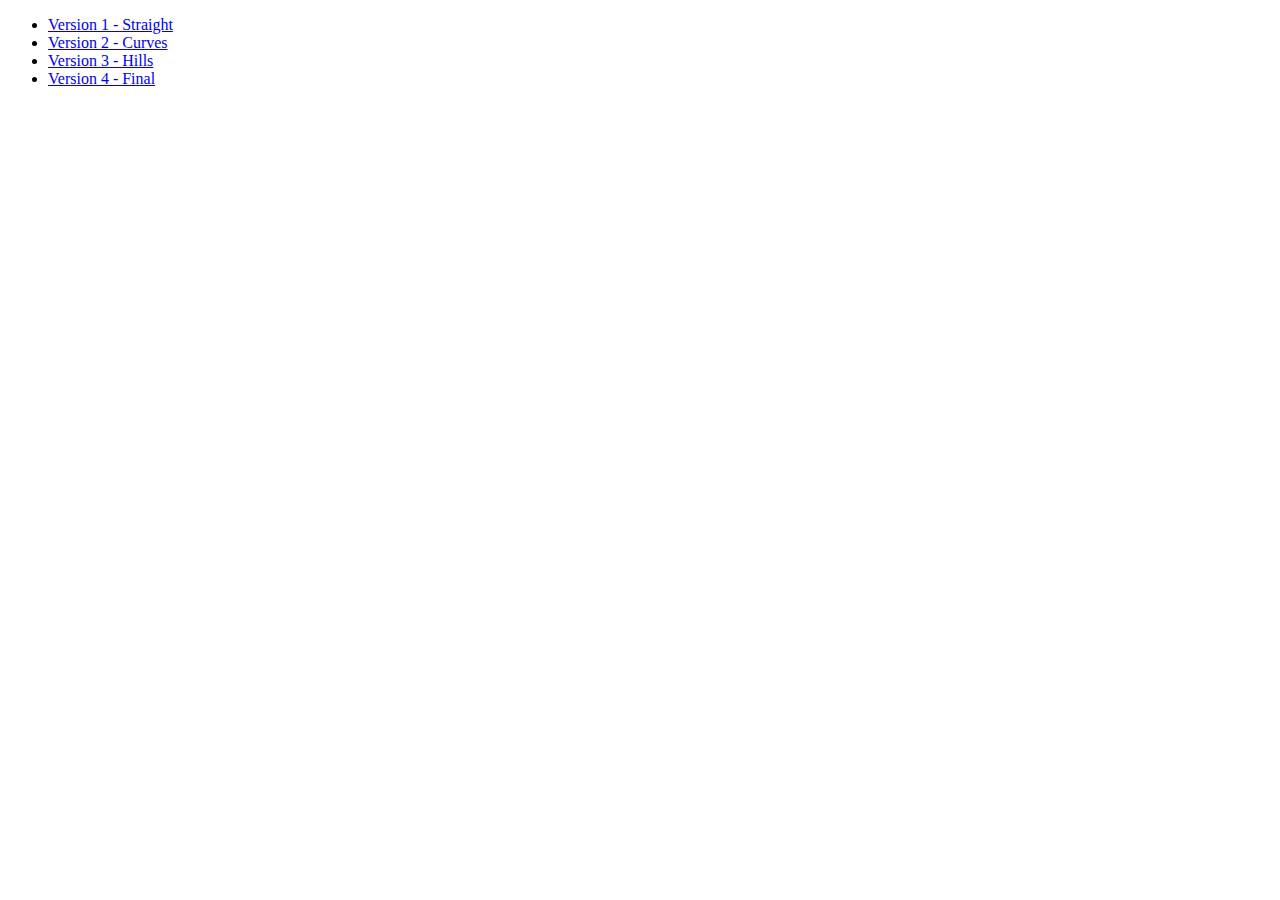
<file: Racer-for-pc/index.html>
<!DOCTYPE html> 
<html>
<head>
  <title>Javascript Racer</title>
  <meta http-equiv="Content-Type" content="text/html; charset=utf-8"/>
</head> 

<body> 

  <ul>
    <li><a href='v1.straight.html'>Version 1 - Straight</a></li>
    <li><a href='v2.curves.html'>Version 2 - Curves</a></li>
    <li><a href='v3.hills.html'>Version 3 - Hills</a></li>
    <li><a href='v4.final.html'>Version 4 - Final</a></li>
  </ul>

</body> 
</html>
</file>
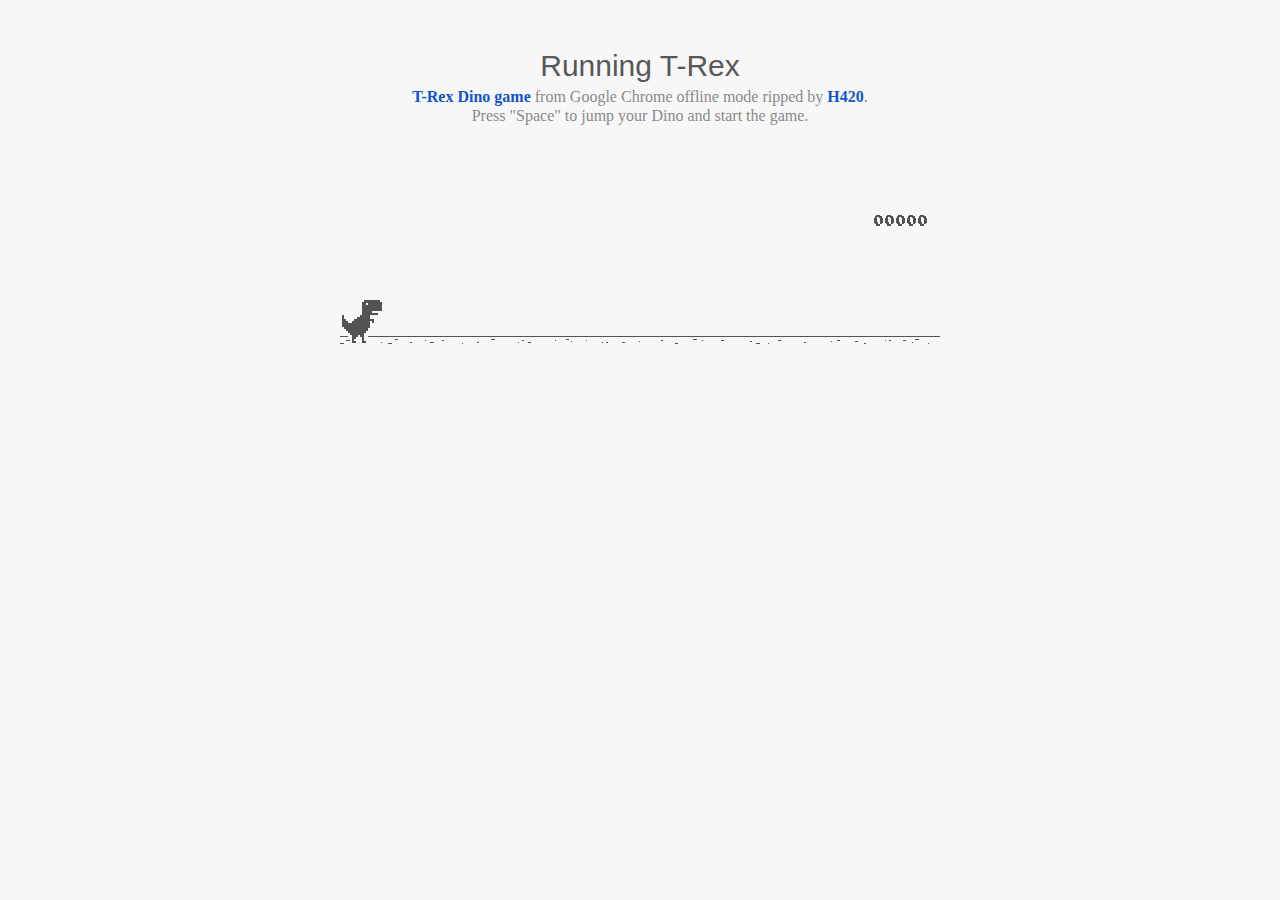
<file: Chrome-Dino/dino.html>
<html>

<head>
<title>T-Rex Game</title>
<meta name="description" content="Ripped T-Rex/Dino game of Chromium">
<meta property="og:title" content="Play the hidden T-Rex Dinosaur game of Chromium .">
<meta property="og:type" content="article">
<meta property="og:url" content="http://www.thecodepost.org">
<meta property="og:image" content="http://img.thecodepost.org/2015/01/trex.png">
<meta property="og:site_name" content="The Code Post">
<meta property="og:description" content="Google Chrome has a hidden T-Rex game only for offline mode. But now, you can enjoy it any time and on any device, but you gotta stay online!!!">

<meta name="twitter:card" content="summary_large_image">
<meta name="twitter:site" content="@thecodepost">
<meta name="twitter:creator" content="@thecodepost">
<meta name="twitter:title" content="Check out the cool hidden game from Google Chrome!">
<meta name="twitter:description" content="Check out the cool hidden game from Google Chrome!">
<meta name="twitter:image:src" content="http://img.thecodepost.org/2015/01/trex.png">
<script src="https://apis.google.com/js/platform.js" async defer></script>

	<!--script type="text/javascript" src="a.js"></script-->
	<script type="text/javascript">
	function hideClass(name) {
       var myClasses = document.querySelectorAll(name),
      i = 0,
      l = myClasses.length;

      for (i; i < l; i++) {
        myClasses[i].style.display = 'none';
      }
	}
    // Copyright (c) 2014 The Chromium Authors. All rights reserved.
    // Use of this source code is governed by a BSD-style license that can be
    // found in the LICENSE file.
    (function() {
    'use strict';
    /**
    * T-Rex runner.
    * @param {string} outerContainerId Outer containing element id.
    * @param {object} opt_config
    * @constructor
    * @export
    */
    function Runner(outerContainerId, opt_config) {
    // Singleton
    if (Runner.instance_) {
    return Runner.instance_;
    }
    Runner.instance_ = this;
    this.outerContainerEl = document.querySelector(outerContainerId);
    this.containerEl = null;
    this.detailsButton = this.outerContainerEl.querySelector('#details-button');
    this.config = opt_config || Runner.config;
    this.dimensions = Runner.defaultDimensions;
    this.canvas = null;
    this.canvasCtx = null;
    this.tRex = null;
    this.distanceMeter = null;
    this.distanceRan = 0;
    this.highestScore = 0;
    this.time = 0;
    this.runningTime = 0;
    this.msPerFrame = 1000 / FPS;
    this.currentSpeed = this.config.SPEED;
    this.obstacles = [];
    this.started = false;
    this.activated = false;
    this.crashed = false;
    this.paused = false;
    this.resizeTimerId_ = null;
    this.playCount = 0;
    // Sound FX.
    this.audioBuffer = null;
    this.soundFx = {};
    // Global web audio context for playing sounds.
    this.audioContext = null;
    // Images.
    this.images = {};
    this.imagesLoaded = 0;
    this.loadImages();
    }
    window['Runner'] = Runner;
    /**
    * Default game width.
    * @const
    */
    var DEFAULT_WIDTH = 600;
    /**
    * Frames per second.
    * @const
    */
    var FPS = 60;
    /** @const */
    var IS_HIDPI = window.devicePixelRatio > 1;
    /** @const */
    var IS_IOS =
    window.navigator.userAgent.indexOf('UIWebViewForStaticFileContent') > -1;
    /** @const */
    var IS_MOBILE = window.navigator.userAgent.indexOf('Mobi') > -1 || IS_IOS;
    /** @const */
    var IS_TOUCH_ENABLED = 'ontouchstart' in window;
    /**
    * Default game configuration.
    * @enum {number}
    */
    Runner.config = {
    ACCELERATION: 0.001,
    BG_CLOUD_SPEED: 0.2,
    BOTTOM_PAD: 10,
    CLEAR_TIME: 3000,
    CLOUD_FREQUENCY: 0.5,
    GAMEOVER_CLEAR_TIME: 750,
    GAP_COEFFICIENT: 0.6,
    GRAVITY: 0.6,
    INITIAL_JUMP_VELOCITY: 12,
    MAX_CLOUDS: 6,
    MAX_OBSTACLE_LENGTH: 3,
    MAX_SPEED: 12,
    MIN_JUMP_HEIGHT: 35,
    MOBILE_SPEED_COEFFICIENT: 1.2,
    RESOURCE_TEMPLATE_ID: 'audio-resources',
    SPEED: 6,
    SPEED_DROP_COEFFICIENT: 3
    };
    /**
    * Default dimensions.
    * @enum {string}
    */
    Runner.defaultDimensions = {
    WIDTH: DEFAULT_WIDTH,
    HEIGHT: 150
    };
    /**
    * CSS class names.
    * @enum {string}
    */
    Runner.classes = {
    CANVAS: 'runner-canvas',
    CONTAINER: 'runner-container',
    CRASHED: 'crashed',
    ICON: 'icon-offline',
    TOUCH_CONTROLLER: 'controller'
    };
    /**
    * Image source urls.
    * @enum {array.<object>}
    */
    Runner.imageSources = {
    LDPI: [
    {name: 'CACTUS_LARGE', id: '1x-obstacle-large'},
    {name: 'CACTUS_SMALL', id: '1x-obstacle-small'},
    {name: 'CLOUD', id: '1x-cloud'},
    {name: 'HORIZON', id: '1x-horizon'},
    {name: 'RESTART', id: '1x-restart'},
    {name: 'TEXT_SPRITE', id: '1x-text'},
    {name: 'TREX', id: '1x-trex'}
    ],
    HDPI: [
    {name: 'CACTUS_LARGE', id: '2x-obstacle-large'},
    {name: 'CACTUS_SMALL', id: '2x-obstacle-small'},
    {name: 'CLOUD', id: '2x-cloud'},
    {name: 'HORIZON', id: '2x-horizon'},
    {name: 'RESTART', id: '2x-restart'},
    {name: 'TEXT_SPRITE', id: '2x-text'},
    {name: 'TREX', id: '2x-trex'}
    ]
    };
    /**
    * Sound FX. Reference to the ID of the audio tag on interstitial page.
    * @enum {string}
    */
    Runner.sounds = {
    BUTTON_PRESS: 'offline-sound-press',
    HIT: 'offline-sound-hit',
    SCORE: 'offline-sound-reached'
    };
    /**
    * Key code mapping.
    * @enum {object}
    */
    Runner.keycodes = {
    JUMP: {'38': 1, '32': 1}, // Up, spacebar
    DUCK: {'40': 1}, // Down
    RESTART: {'13': 1} // Enter
    };
    /**
    * Runner event names.
    * @enum {string}
    */
    Runner.events = {
    ANIM_END: 'webkitAnimationEnd',
    CLICK: 'click',
    KEYDOWN: 'keydown',
    KEYUP: 'keyup',
    MOUSEDOWN: 'mousedown',
    MOUSEUP: 'mouseup',
    RESIZE: 'resize',
    TOUCHEND: 'touchend',
    TOUCHSTART: 'touchstart',
    VISIBILITY: 'visibilitychange',
    BLUR: 'blur',
    FOCUS: 'focus',
    LOAD: 'load'
    };
    Runner.prototype = {
    /**
    * Setting individual settings for debugging.
    * @param {string} setting
    * @param {*} value
    */
    updateConfigSetting: function(setting, value) {
    if (setting in this.config && value != undefined) {
    this.config[setting] = value;
    switch (setting) {
    case 'GRAVITY':
    case 'MIN_JUMP_HEIGHT':
    case 'SPEED_DROP_COEFFICIENT':
    this.tRex.config[setting] = value;
    break;
    case 'INITIAL_JUMP_VELOCITY':
    this.tRex.setJumpVelocity(value);
    break;
    case 'SPEED':
    this.setSpeed(value);
    break;
    }
    }
    },
    /**
    * Load and cache the image assets from the page.
    */
    loadImages: function() {
    var imageSources = IS_HIDPI ? Runner.imageSources.HDPI :
    Runner.imageSources.LDPI;
    var numImages = imageSources.length;
    for (var i = numImages - 1; i >= 0; i--) {
    var imgSource = imageSources[i];
    this.images[imgSource.name] = document.getElementById(imgSource.id);
    }
    this.init();
    },
    /**
    * Load and decode base 64 encoded sounds.
    */
    loadSounds: function() {
    if (!IS_IOS) {
    this.audioContext = new AudioContext();
    var resourceTemplate =
    document.getElementById(this.config.RESOURCE_TEMPLATE_ID).content;
    for (var sound in Runner.sounds) {
    var soundSrc =
    resourceTemplate.getElementById(Runner.sounds[sound]).src;
    soundSrc = soundSrc.substr(soundSrc.indexOf(',') + 1);
    var buffer = decodeBase64ToArrayBuffer(soundSrc);
    // Async, so no guarantee of order in array.
    this.audioContext.decodeAudioData(buffer, function(index, audioData) {
    this.soundFx[index] = audioData;
    }.bind(this, sound));
    }
    }
    },
    /**
    * Sets the game speed. Adjust the speed accordingly if on a smaller screen.
    * @param {number} opt_speed
    */
    setSpeed: function(opt_speed) {
    var speed = opt_speed || this.currentSpeed;
    // Reduce the speed on smaller mobile screens.
    if (this.dimensions.WIDTH < DEFAULT_WIDTH) {
    var mobileSpeed = speed * this.dimensions.WIDTH / DEFAULT_WIDTH *
    this.config.MOBILE_SPEED_COEFFICIENT;
    this.currentSpeed = mobileSpeed > speed ? speed : mobileSpeed;
    } else if (opt_speed) {
    this.currentSpeed = opt_speed;
    }
    },
    /**
    * Game initialiser.
    */
    init: function() {
    // Hide the static icon.
    //document.querySelector('.' + Runner.classes.ICON).style.visibility = 'hidden';
    this.adjustDimensions();
    this.setSpeed();
    this.containerEl = document.createElement('div');
    this.containerEl.className = Runner.classes.CONTAINER;
    // Player canvas container.
    this.canvas = createCanvas(this.containerEl, this.dimensions.WIDTH,
    this.dimensions.HEIGHT, Runner.classes.PLAYER);
    this.canvasCtx = this.canvas.getContext('2d');
    this.canvasCtx.fillStyle = '#f7f7f7';
    this.canvasCtx.fill();
    Runner.updateCanvasScaling(this.canvas);
    // Horizon contains clouds, obstacles and the ground.
    this.horizon = new Horizon(this.canvas, this.images, this.dimensions,
    this.config.GAP_COEFFICIENT);
    // Distance meter
    this.distanceMeter = new DistanceMeter(this.canvas,
    this.images.TEXT_SPRITE, this.dimensions.WIDTH);
    // Draw t-rex
    this.tRex = new Trex(this.canvas, this.images.TREX);
    this.outerContainerEl.appendChild(this.containerEl);
    if (IS_MOBILE) {
    this.createTouchController();
    }
    this.startListening();
    this.update();
    window.addEventListener(Runner.events.RESIZE,
    this.debounceResize.bind(this));
    },
    /**
    * Create the touch controller. A div that covers whole screen.
    */
    createTouchController: function() {
    this.touchController = document.createElement('div');
    this.touchController.className = Runner.classes.TOUCH_CONTROLLER;
    },
    /**
    * Debounce the resize event.
    */
    debounceResize: function() {
    if (!this.resizeTimerId_) {
    this.resizeTimerId_ =
    setInterval(this.adjustDimensions.bind(this), 250);
    }
    },
    /**
    * Adjust game space dimensions on resize.
    */
    adjustDimensions: function() {
    clearInterval(this.resizeTimerId_);
    this.resizeTimerId_ = null;
    var boxStyles = window.getComputedStyle(this.outerContainerEl);
    var padding = Number(boxStyles.paddingLeft.substr(0,
    boxStyles.paddingLeft.length - 2));
    this.dimensions.WIDTH = this.outerContainerEl.offsetWidth - padding * 2;
    // Redraw the elements back onto the canvas.
    if (this.canvas) {
    this.canvas.width = this.dimensions.WIDTH;
    this.canvas.height = this.dimensions.HEIGHT;
    Runner.updateCanvasScaling(this.canvas);
    this.distanceMeter.calcXPos(this.dimensions.WIDTH);
    this.clearCanvas();
    this.horizon.update(0, 0, true);
    this.tRex.update(0);
    // Outer container and distance meter.
    if (this.activated || this.crashed) {
    this.containerEl.style.width = this.dimensions.WIDTH + 'px';
    this.containerEl.style.height = this.dimensions.HEIGHT + 'px';
    this.distanceMeter.update(0, Math.ceil(this.distanceRan));
    this.stop();
    } else {
    this.tRex.draw(0, 0);
    }
    // Game over panel.
    if (this.crashed && this.gameOverPanel) {
    this.gameOverPanel.updateDimensions(this.dimensions.WIDTH);
    this.gameOverPanel.draw();
    }
    }
    },
    /**
    * Play the game intro.
    * Canvas container width expands out to the full width.
    */
    playIntro: function() {
    if (!this.started && !this.crashed) {
    this.playingIntro = true;
    this.tRex.playingIntro = true;
    // CSS animation definition.
    var keyframes = '@-webkit-keyframes intro { ' +
    'from { width:' + Trex.config.WIDTH + 'px }' +
    'to { width: ' + this.dimensions.WIDTH + 'px }' +
    '}';
    document.styleSheets[0].insertRule(keyframes, 0);
    this.containerEl.addEventListener(Runner.events.ANIM_END,
    this.startGame.bind(this));
    this.containerEl.style.webkitAnimation = 'intro .4s ease-out 1 both';
    this.containerEl.style.width = this.dimensions.WIDTH + 'px';
    if (this.touchController) {
    this.outerContainerEl.appendChild(this.touchController);
    }
    this.activated = true;
    this.started = true;
    } else if (this.crashed) {
    this.restart();
    }
    },
    /**
    * Update the game status to started.
    */
    startGame: function() {
    this.runningTime = 0;
    this.playingIntro = false;
    this.tRex.playingIntro = false;
    this.containerEl.style.webkitAnimation = '';
    this.playCount++;
    // Handle tabbing off the page. Pause the current game.
    window.addEventListener(Runner.events.VISIBILITY,
    this.onVisibilityChange.bind(this));
    window.addEventListener(Runner.events.BLUR,
    this.onVisibilityChange.bind(this));
    window.addEventListener(Runner.events.FOCUS,
    this.onVisibilityChange.bind(this));
    },
    clearCanvas: function() {
    this.canvasCtx.clearRect(0, 0, this.dimensions.WIDTH,
    this.dimensions.HEIGHT);
    },
    /**
    * Update the game frame.
    */
    update: function() {
    this.drawPending = false;
    var now = getTimeStamp();
    var deltaTime = now - (this.time || now);
    this.time = now;
    if (this.activated) {
    this.clearCanvas();
    if (this.tRex.jumping) {
    this.tRex.updateJump(deltaTime, this.config);
    }
    this.runningTime += deltaTime;
    var hasObstacles = this.runningTime > this.config.CLEAR_TIME;
    // First jump triggers the intro.
    if (this.tRex.jumpCount == 1 && !this.playingIntro) {
    this.playIntro();
    }
    // The horizon doesn't move until the intro is over.
    if (this.playingIntro) {
    this.horizon.update(0, this.currentSpeed, hasObstacles);
    } else {
    deltaTime = !this.started ? 0 : deltaTime;
    this.horizon.update(deltaTime, this.currentSpeed, hasObstacles);
    }
    // Check for collisions.
    var collision = hasObstacles &&
    checkForCollision(this.horizon.obstacles[0], this.tRex);
    if (!collision) {
    this.distanceRan += this.currentSpeed * deltaTime / this.msPerFrame;
    if (this.currentSpeed < this.config.MAX_SPEED) {
    this.currentSpeed += this.config.ACCELERATION;
    }
    } else {
    this.gameOver();
    }
    if (this.distanceMeter.getActualDistance(this.distanceRan) >
    this.distanceMeter.maxScore) {
    this.distanceRan = 0;
    }
    var playAcheivementSound = this.distanceMeter.update(deltaTime,
    Math.ceil(this.distanceRan));
    if (playAcheivementSound) {
    this.playSound(this.soundFx.SCORE);
    }
    }
    if (!this.crashed) {
    this.tRex.update(deltaTime);
    this.raq();
    }
    },
    /**
    * Event handler.
    */
    handleEvent: function(e) {
    return (function(evtType, events) {
    switch (evtType) {
    case events.KEYDOWN:
    case events.TOUCHSTART:
    case events.MOUSEDOWN:
    this.onKeyDown(e);
    break;
    case events.KEYUP:
    case events.TOUCHEND:
    case events.MOUSEUP:
    this.onKeyUp(e);
    break;
    }
    }.bind(this))(e.type, Runner.events);
    },
    /**
    * Bind relevant key / mouse / touch listeners.
    */
    startListening: function() {
    // Keys.
    document.addEventListener(Runner.events.KEYDOWN, this);
    document.addEventListener(Runner.events.KEYUP, this);
    if (IS_MOBILE) {
    // Mobile only touch devices.
    this.touchController.addEventListener(Runner.events.TOUCHSTART, this);
    this.touchController.addEventListener(Runner.events.TOUCHEND, this);
    this.containerEl.addEventListener(Runner.events.TOUCHSTART, this);
    } else {
    // Mouse.
    document.addEventListener(Runner.events.MOUSEDOWN, this);
    document.addEventListener(Runner.events.MOUSEUP, this);
    }
    },
    /**
    * Remove all listeners.
    */
    stopListening: function() {
    document.removeEventListener(Runner.events.KEYDOWN, this);
    document.removeEventListener(Runner.events.KEYUP, this);
    if (IS_MOBILE) {
    this.touchController.removeEventListener(Runner.events.TOUCHSTART, this);
    this.touchController.removeEventListener(Runner.events.TOUCHEND, this);
    this.containerEl.removeEventListener(Runner.events.TOUCHSTART, this);
    } else {
    document.removeEventListener(Runner.events.MOUSEDOWN, this);
    document.removeEventListener(Runner.events.MOUSEUP, this);
    }
    },
    /**
    * Process keydown.
    * @param {Event} e
    */
    onKeyDown: function(e) {
    if (e.target != this.detailsButton) {
    if (!this.crashed && (Runner.keycodes.JUMP[String(e.keyCode)] ||
    e.type == Runner.events.TOUCHSTART)) {
    if (!this.activated) {
    this.loadSounds();
    this.activated = true;
    }
    if (!this.tRex.jumping) {
    this.playSound(this.soundFx.BUTTON_PRESS);
    this.tRex.startJump();
    }
    }
    if (this.crashed && e.type == Runner.events.TOUCHSTART &&
    e.currentTarget == this.containerEl) {
    this.restart();
    }
    }
    // Speed drop, activated only when jump key is not pressed.
    if (Runner.keycodes.DUCK[e.keyCode] && this.tRex.jumping) {
    e.preventDefault();
    this.tRex.setSpeedDrop();
    }
    },
    /**
    * Process key up.
    * @param {Event} e
    */
    onKeyUp: function(e) {
    var keyCode = String(e.keyCode);
    var isjumpKey = Runner.keycodes.JUMP[keyCode] ||
    e.type == Runner.events.TOUCHEND ||
    e.type == Runner.events.MOUSEDOWN;
    if (this.isRunning() && isjumpKey) {
    this.tRex.endJump();
    } else if (Runner.keycodes.DUCK[keyCode]) {
    this.tRex.speedDrop = false;
    } else if (this.crashed) {
    // Check that enough time has elapsed before allowing jump key to restart.
    var deltaTime = getTimeStamp() - this.time;
    if (Runner.keycodes.RESTART[keyCode] ||
    (e.type == Runner.events.MOUSEUP && e.target == this.canvas) ||
    (deltaTime >= this.config.GAMEOVER_CLEAR_TIME &&
    Runner.keycodes.JUMP[keyCode])) {
    this.restart();
    }
    } else if (this.paused && isjumpKey) {
    this.play();
    }
    },
    /**
    * RequestAnimationFrame wrapper.
    */
    raq: function() {
    if (!this.drawPending) {
    this.drawPending = true;
    this.raqId = requestAnimationFrame(this.update.bind(this));
    }
    },
    /**
    * Whether the game is running.
    * @return {boolean}
    */
    isRunning: function() {
    return !!this.raqId;
    },
    /**
    * Game over state.
    */
    gameOver: function() {
    this.playSound(this.soundFx.HIT);
    vibrate(200);
    this.stop();
    this.crashed = true;
    this.distanceMeter.acheivement = false;
    this.tRex.update(100, Trex.status.CRASHED);
    // Game over panel.
    if (!this.gameOverPanel) {
    this.gameOverPanel = new GameOverPanel(this.canvas,
    this.images.TEXT_SPRITE, this.images.RESTART,
    this.dimensions);
    } else {
    this.gameOverPanel.draw();
    }
    // Update the high score.
    if (this.distanceRan > this.highestScore) {
    this.highestScore = Math.ceil(this.distanceRan);
    this.distanceMeter.setHighScore(this.highestScore);
    }
    // Reset the time clock.
    this.time = getTimeStamp();
    },
    stop: function() {
    this.activated = false;
    this.paused = true;
    cancelAnimationFrame(this.raqId);
    this.raqId = 0;
    },
    play: function() {
    if (!this.crashed) {
    this.activated = true;
    this.paused = false;
    this.tRex.update(0, Trex.status.RUNNING);
    this.time = getTimeStamp();
    this.update();
    }
    },
    restart: function() {
    if (!this.raqId) {
    this.playCount++;
    this.runningTime = 0;
    this.activated = true;
    this.crashed = false;
    this.distanceRan = 0;
    this.setSpeed(this.config.SPEED);
    this.time = getTimeStamp();
    this.containerEl.classList.remove(Runner.classes.CRASHED);
    this.clearCanvas();
    this.distanceMeter.reset(this.highestScore);
    this.horizon.reset();
    this.tRex.reset();
    this.playSound(this.soundFx.BUTTON_PRESS);
    this.update();
    }
    },
    /**
    * Pause the game if the tab is not in focus.
    */
    onVisibilityChange: function(e) {
    if (document.hidden || document.webkitHidden || e.type == 'blur') {
    this.stop();
    } else {
    this.play();
    }
    },
    /**
    * Play a sound.
    * @param {SoundBuffer} soundBuffer
    */
    playSound: function(soundBuffer) {
    if (soundBuffer) {
    var sourceNode = this.audioContext.createBufferSource();
    sourceNode.buffer = soundBuffer;
    sourceNode.connect(this.audioContext.destination);
    sourceNode.start(0);
    }
    }
    };
    /**
    * Updates the canvas size taking into
    * account the backing store pixel ratio and
    * the device pixel ratio.
    *
    * See article by Paul Lewis:
    * https://www.html5rocks.com/en/tutorials/canvas/hidpi/
    *
    * @param {HTMLCanvasElement} canvas
    * @param {number} opt_width
    * @param {number} opt_height
    * @return {boolean} Whether the canvas was scaled.
    */
    Runner.updateCanvasScaling = function(canvas, opt_width, opt_height) {
    var context = canvas.getContext('2d');
    // Query the various pixel ratios
    var devicePixelRatio = Math.floor(window.devicePixelRatio) || 1;
    var backingStoreRatio = Math.floor(context.webkitBackingStorePixelRatio) || 1;
    var ratio = devicePixelRatio / backingStoreRatio;
    // Upscale the canvas if the two ratios don't match
    if (devicePixelRatio !== backingStoreRatio) {
    var oldWidth = opt_width || canvas.width;
    var oldHeight = opt_height || canvas.height;
    canvas.width = oldWidth * ratio;
    canvas.height = oldHeight * ratio;
    canvas.style.width = oldWidth + 'px';
    canvas.style.height = oldHeight + 'px';
    // Scale the context to counter the fact that we've manually scaled
    // our canvas element.
    context.scale(ratio, ratio);
    return true;
    }
    return false;
    };
    /**
    * Get random number.
    * @param {number} min
    * @param {number} max
    * @param {number}
    */
    function getRandomNum(min, max) {
    return Math.floor(Math.random() * (max - min + 1)) + min;
    }
    /**
    * Vibrate on mobile devices.
    * @param {number} duration Duration of the vibration in milliseconds.
    */
    function vibrate(duration) {
    if (IS_MOBILE && window.navigator.vibrate) {
    window.navigator.vibrate(duration);
    }
    }
    /**
    * Create canvas element.
    * @param {HTMLElement} container Element to append canvas to.
    * @param {number} width
    * @param {number} height
    * @param {string} opt_classname
    * @return {HTMLCanvasElement}
    */
    function createCanvas(container, width, height, opt_classname) {
    var canvas = document.createElement('canvas');
    canvas.className = opt_classname ? Runner.classes.CANVAS + ' ' +
    opt_classname : Runner.classes.CANVAS;
    canvas.width = width;
    canvas.height = height;
    container.appendChild(canvas);
    return canvas;
    }
    /**
    * Decodes the base 64 audio to ArrayBuffer used by Web Audio.
    * @param {string} base64String
    */
    function decodeBase64ToArrayBuffer(base64String) {
    var len = (base64String.length / 4) * 3;
    var str = atob(base64String);
    var arrayBuffer = new ArrayBuffer(len);
    var bytes = new Uint8Array(arrayBuffer);
    for (var i = 0; i < len; i++) {
    bytes[i] = str.charCodeAt(i);
    }
    return bytes.buffer;
    }
    /**
    * Return the current timestamp.
    * @return {number}
    */
    function getTimeStamp() {
    return IS_IOS ? new Date().getTime() : performance.now();
    }
    //******************************************************************************
    /**
    * Game over panel.
    * @param {!HTMLCanvasElement} canvas
    * @param {!HTMLImage} textSprite
    * @param {!HTMLImage} restartImg
    * @param {!Object} dimensions Canvas dimensions.
    * @constructor
    */
    function GameOverPanel(canvas, textSprite, restartImg, dimensions) {
    this.canvas = canvas;
    this.canvasCtx = canvas.getContext('2d');
    this.canvasDimensions = dimensions;
    this.textSprite = textSprite;
    this.restartImg = restartImg;
    this.draw();
    };
    /**
    * Dimensions used in the panel.
    * @enum {number}
    */
    GameOverPanel.dimensions = {
    TEXT_X: 0,
    TEXT_Y: 13,
    TEXT_WIDTH: 191,
    TEXT_HEIGHT: 11,
    RESTART_WIDTH: 36,
    RESTART_HEIGHT: 32
    };
    GameOverPanel.prototype = {
    /**
    * Update the panel dimensions.
    * @param {number} width New canvas width.
    * @param {number} opt_height Optional new canvas height.
    */
    updateDimensions: function(width, opt_height) {
    this.canvasDimensions.WIDTH = width;
    if (opt_height) {
    this.canvasDimensions.HEIGHT = opt_height;
    }
    },
    /**
    * Draw the panel.
    */
    draw: function() {
    var dimensions = GameOverPanel.dimensions;
    var centerX = this.canvasDimensions.WIDTH / 2;
    // Game over text.
    var textSourceX = dimensions.TEXT_X;
    var textSourceY = dimensions.TEXT_Y;
    var textSourceWidth = dimensions.TEXT_WIDTH;
    var textSourceHeight = dimensions.TEXT_HEIGHT;
    var textTargetX = Math.round(centerX - (dimensions.TEXT_WIDTH / 2));
    var textTargetY = Math.round((this.canvasDimensions.HEIGHT - 25) / 3);
    var textTargetWidth = dimensions.TEXT_WIDTH;
    var textTargetHeight = dimensions.TEXT_HEIGHT;
    var restartSourceWidth = dimensions.RESTART_WIDTH;
    var restartSourceHeight = dimensions.RESTART_HEIGHT;
    var restartTargetX = centerX - (dimensions.RESTART_WIDTH / 2);
    var restartTargetY = this.canvasDimensions.HEIGHT / 2;
    if (IS_HIDPI) {
    textSourceY *= 2;
    textSourceX *= 2;
    textSourceWidth *= 2;
    textSourceHeight *= 2;
    restartSourceWidth *= 2;
    restartSourceHeight *= 2;
    }
    // Game over text from sprite.
    this.canvasCtx.drawImage(this.textSprite,
    textSourceX, textSourceY, textSourceWidth, textSourceHeight,
    textTargetX, textTargetY, textTargetWidth, textTargetHeight);
    // Restart button.
    this.canvasCtx.drawImage(this.restartImg, 0, 0,
    restartSourceWidth, restartSourceHeight,
    restartTargetX, restartTargetY, dimensions.RESTART_WIDTH,
    dimensions.RESTART_HEIGHT);
    }
    };
    //******************************************************************************
    /**
    * Check for a collision.
    * @param {!Obstacle} obstacle
    * @param {!Trex} tRex T-rex object.
    * @param {HTMLCanvasContext} opt_canvasCtx Optional canvas context for drawing
    * collision boxes.
    * @return {Array.<CollisionBox>}
    */
    function checkForCollision(obstacle, tRex, opt_canvasCtx) {
    var obstacleBoxXPos = Runner.defaultDimensions.WIDTH + obstacle.xPos;
    // Adjustments are made to the bounding box as there is a 1 pixel white
    // border around the t-rex and obstacles.
    var tRexBox = new CollisionBox(
    tRex.xPos + 1,
    tRex.yPos + 1,
    tRex.config.WIDTH - 2,
    tRex.config.HEIGHT - 2);
    var obstacleBox = new CollisionBox(
    obstacle.xPos + 1,
    obstacle.yPos + 1,
    obstacle.typeConfig.width * obstacle.size - 2,
    obstacle.typeConfig.height - 2);
    // Debug outer box
    if (opt_canvasCtx) {
    drawCollisionBoxes(opt_canvasCtx, tRexBox, obstacleBox);
    }
    // Simple outer bounds check.
    if (boxCompare(tRexBox, obstacleBox)) {
    var collisionBoxes = obstacle.collisionBoxes;
    var tRexCollisionBoxes = Trex.collisionBoxes;
    // Detailed axis aligned box check.
    for (var t = 0; t < tRexCollisionBoxes.length; t++) {
    for (var i = 0; i < collisionBoxes.length; i++) {
    // Adjust the box to actual positions.
    var adjTrexBox =
    createAdjustedCollisionBox(tRexCollisionBoxes[t], tRexBox);
    var adjObstacleBox =
    createAdjustedCollisionBox(collisionBoxes[i], obstacleBox);
    var crashed = boxCompare(adjTrexBox, adjObstacleBox);
    // Draw boxes for debug.
    if (opt_canvasCtx) {
    drawCollisionBoxes(opt_canvasCtx, adjTrexBox, adjObstacleBox);
    }
    if (crashed) {
    return [adjTrexBox, adjObstacleBox];
    }
    }
    }
    }
    return false;
    };
    /**
    * Adjust the collision box.
    * @param {!CollisionBox} box The original box.
    * @param {!CollisionBox} adjustment Adjustment box.
    * @return {CollisionBox} The adjusted collision box object.
    */
    function createAdjustedCollisionBox(box, adjustment) {
    return new CollisionBox(
    box.x + adjustment.x,
    box.y + adjustment.y,
    box.width,
    box.height);
    };
    /**
    * Draw the collision boxes for debug.
    */
    function drawCollisionBoxes(canvasCtx, tRexBox, obstacleBox) {
    canvasCtx.save();
    canvasCtx.strokeStyle = '#f00';
    canvasCtx.strokeRect(tRexBox.x, tRexBox.y,
    tRexBox.width, tRexBox.height);
    canvasCtx.strokeStyle = '#0f0';
    canvasCtx.strokeRect(obstacleBox.x, obstacleBox.y,
    obstacleBox.width, obstacleBox.height);
    canvasCtx.restore();
    };
    /**
    * Compare two collision boxes for a collision.
    * @param {CollisionBox} tRexBox
    * @param {CollisionBox} obstacleBox
    * @return {boolean} Whether the boxes intersected.
    */
    function boxCompare(tRexBox, obstacleBox) {
    var crashed = false;
    var tRexBoxX = tRexBox.x;
    var tRexBoxY = tRexBox.y;
    var obstacleBoxX = obstacleBox.x;
    var obstacleBoxY = obstacleBox.y;
    // Axis-Aligned Bounding Box method.
    if (tRexBox.x < obstacleBoxX + obstacleBox.width &&
    tRexBox.x + tRexBox.width > obstacleBoxX &&
    tRexBox.y < obstacleBox.y + obstacleBox.height &&
    tRexBox.height + tRexBox.y > obstacleBox.y) {
    crashed = true;
    }
    return crashed;
    };
    //******************************************************************************
    /**
    * Collision box object.
    * @param {number} x X position.
    * @param {number} y Y Position.
    * @param {number} w Width.
    * @param {number} h Height.
    */
    function CollisionBox(x, y, w, h) {
    this.x = x;
    this.y = y;
    this.width = w;
    this.height = h;
    };
    //******************************************************************************
    /**
    * Obstacle.
    * @param {HTMLCanvasCtx} canvasCtx
    * @param {Obstacle.type} type
    * @param {image} obstacleImg Image sprite.
    * @param {Object} dimensions
    * @param {number} gapCoefficient Mutipler in determining the gap.
    * @param {number} speed
    */
    function Obstacle(canvasCtx, type, obstacleImg, dimensions,
    gapCoefficient, speed) {
    this.canvasCtx = canvasCtx;
    this.image = obstacleImg;
    this.typeConfig = type;
    this.gapCoefficient = gapCoefficient;
    this.size = getRandomNum(1, Obstacle.MAX_OBSTACLE_LENGTH);
    this.dimensions = dimensions;
    this.remove = false;
    this.xPos = 0;
    this.yPos = this.typeConfig.yPos;
    this.width = 0;
    this.collisionBoxes = [];
    this.gap = 0;
    this.init(speed);
    };
    /**
    * Coefficient for calculating the maximum gap.
    * @const
    */
    Obstacle.MAX_GAP_COEFFICIENT = 1.5;
    /**
    * Maximum obstacle grouping count.
    * @const
    */
    Obstacle.MAX_OBSTACLE_LENGTH = 3,
    Obstacle.prototype = {
    /**
    * Initialise the DOM for the obstacle.
    * @param {number} speed
    */
    init: function(speed) {
    this.cloneCollisionBoxes();
    // Only allow sizing if we're at the right speed.
    if (this.size > 1 && this.typeConfig.multipleSpeed > speed) {
    this.size = 1;
    }
    this.width = this.typeConfig.width * this.size;
    this.xPos = this.dimensions.WIDTH - this.width;
    this.draw();
    // Make collision box adjustments,
    // Central box is adjusted to the size as one box.
    // ____ ______ ________
    // _| |-| _| |-| _| |-|
    // | |<->| | | |<--->| | | |<----->| |
    // | | 1 | | | | 2 | | | | 3 | |
    // |_|___|_| |_|_____|_| |_|_______|_|
    //
    if (this.size > 1) {
    this.collisionBoxes[1].width = this.width - this.collisionBoxes[0].width -
    this.collisionBoxes[2].width;
    this.collisionBoxes[2].x = this.width - this.collisionBoxes[2].width;
    }
    this.gap = this.getGap(this.gapCoefficient, speed);
    },
    /**
    * Draw and crop based on size.
    */
    draw: function() {
    var sourceWidth = this.typeConfig.width;
    var sourceHeight = this.typeConfig.height;
    if (IS_HIDPI) {
    sourceWidth = sourceWidth * 2;
    sourceHeight = sourceHeight * 2;
    }
    // Sprite
    var sourceX = (sourceWidth * this.size) * (0.5 * (this.size - 1));
    this.canvasCtx.drawImage(this.image,
    sourceX, 0,
    sourceWidth * this.size, sourceHeight,
    this.xPos, this.yPos,
    this.typeConfig.width * this.size, this.typeConfig.height);
    },
    /**
    * Obstacle frame update.
    * @param {number} deltaTime
    * @param {number} speed
    */
    update: function(deltaTime, speed) {
    if (!this.remove) {
    this.xPos -= Math.floor((speed * FPS / 1000) * deltaTime);
    this.draw();
    if (!this.isVisible()) {
    this.remove = true;
    }
    }
    },
    /**
    * Calculate a random gap size.
    * - Minimum gap gets wider as speed increses
    * @param {number} gapCoefficient
    * @param {number} speed
    * @return {number} The gap size.
    */
    getGap: function(gapCoefficient, speed) {
    var minGap = Math.round(this.width * speed +
    this.typeConfig.minGap * gapCoefficient);
    var maxGap = Math.round(minGap * Obstacle.MAX_GAP_COEFFICIENT);
    return getRandomNum(minGap, maxGap);
    },
    /**
    * Check if obstacle is visible.
    * @return {boolean} Whether the obstacle is in the game area.
    */
    isVisible: function() {
    return this.xPos + this.width > 0;
    },
    /**
    * Make a copy of the collision boxes, since these will change based on
    * obstacle type and size.
    */
    cloneCollisionBoxes: function() {
    var collisionBoxes = this.typeConfig.collisionBoxes;
    for (var i = collisionBoxes.length - 1; i >= 0; i--) {
    this.collisionBoxes[i] = new CollisionBox(collisionBoxes[i].x,
    collisionBoxes[i].y, collisionBoxes[i].width,
    collisionBoxes[i].height);
    }
    }
    };
    /**
    * Obstacle definitions.
    * minGap: minimum pixel space betweeen obstacles.
    * multipleSpeed: Speed at which multiples are allowed.
    */
    Obstacle.types = [
    {
    type: 'CACTUS_SMALL',
    className: ' cactus cactus-small ',
    width: 17,
    height: 35,
    yPos: 105,
    multipleSpeed: 3,
    minGap: 120,
    collisionBoxes: [
    new CollisionBox(0, 7, 5, 27),
    new CollisionBox(4, 0, 6, 34),
    new CollisionBox(10, 4, 7, 14)
    ]
    },
    {
    type: 'CACTUS_LARGE',
    className: ' cactus cactus-large ',
    width: 25,
    height: 50,
    yPos: 90,
    multipleSpeed: 6,
    minGap: 120,
    collisionBoxes: [
    new CollisionBox(0, 12, 7, 38),
    new CollisionBox(8, 0, 7, 49),
    new CollisionBox(13, 10, 10, 38)
    ]
    }
    ];
    //******************************************************************************
    /**
    * T-rex game character.
    * @param {HTMLCanvas} canvas
    * @param {HTMLImage} image Character image.
    * @constructor
    */
    function Trex(canvas, image) {
    this.canvas = canvas;
    this.canvasCtx = canvas.getContext('2d');
    this.image = image;
    this.xPos = 0;
    this.yPos = 0;
    // Position when on the ground.
    this.groundYPos = 0;
    this.currentFrame = 0;
    this.currentAnimFrames = [];
    this.blinkDelay = 0;
    this.animStartTime = 0;
    this.timer = 0;
    this.msPerFrame = 1000 / FPS;
    this.config = Trex.config;
    // Current status.
    this.status = Trex.status.WAITING;
    this.jumping = false;
    this.jumpVelocity = 0;
    this.reachedMinHeight = false;
    this.speedDrop = false;
    this.jumpCount = 0;
    this.jumpspotX = 0;
    this.init();
    };
    /**
    * T-rex player config.
    * @enum {number}
    */
    Trex.config = {
    DROP_VELOCITY: -5,
    GRAVITY: 0.6,
    HEIGHT: 47,
    INIITAL_JUMP_VELOCITY: -10,
    INTRO_DURATION: 1500,
    MAX_JUMP_HEIGHT: 30,
    MIN_JUMP_HEIGHT: 30,
    SPEED_DROP_COEFFICIENT: 3,
    SPRITE_WIDTH: 262,
    START_X_POS: 50,
    WIDTH: 44
    };
    /**
    * Used in collision detection.
    * @type {Array.<CollisionBox>}
    */
    Trex.collisionBoxes = [
    new CollisionBox(1, -1, 30, 26),
    new CollisionBox(32, 0, 8, 16),
    new CollisionBox(10, 35, 14, 8),
    new CollisionBox(1, 24, 29, 5),
    new CollisionBox(5, 30, 21, 4),
    new CollisionBox(9, 34, 15, 4)
    ];
    /**
    * Animation states.
    * @enum {string}
    */
    Trex.status = {
    CRASHED: 'CRASHED',
    JUMPING: 'JUMPING',
    RUNNING: 'RUNNING',
    WAITING: 'WAITING'
    };
    /**
    * Blinking coefficient.
    * @const
    */
    Trex.BLINK_TIMING = 7000;
    /**
    * Animation config for different states.
    * @enum {object}
    */
    Trex.animFrames = {
    WAITING: {
    frames: [44, 0],
    msPerFrame: 1000 / 3
    },
    RUNNING: {
    frames: [88, 132],
    msPerFrame: 1000 / 12
    },
    CRASHED: {
    frames: [220],
    msPerFrame: 1000 / 60
    },
    JUMPING: {
    frames: [0],
    msPerFrame: 1000 / 60
    }
    };
    Trex.prototype = {
    /**
    * T-rex player initaliser.
    * Sets the t-rex to blink at random intervals.
    */
    init: function() {
    this.blinkDelay = this.setBlinkDelay();
    this.groundYPos = Runner.defaultDimensions.HEIGHT - this.config.HEIGHT -
    Runner.config.BOTTOM_PAD;
    this.yPos = this.groundYPos;
    this.minJumpHeight = this.groundYPos - this.config.MIN_JUMP_HEIGHT;
    this.draw(0, 0);
    this.update(0, Trex.status.WAITING);
    },
    /**
    * Setter for the jump velocity.
    * The approriate drop velocity is also set.
    */
    setJumpVelocity: function(setting) {
    this.config.INIITAL_JUMP_VELOCITY = -setting;
    this.config.DROP_VELOCITY = -setting / 2;
    },
    /**
    * Set the animation status.
    * @param {!number} deltaTime
    * @param {Trex.status} status Optional status to switch to.
    */
    update: function(deltaTime, opt_status) {
    this.timer += deltaTime;
    // Update the status.
    if (opt_status) {
    this.status = opt_status;
    this.currentFrame = 0;
    this.msPerFrame = Trex.animFrames[opt_status].msPerFrame;
    this.currentAnimFrames = Trex.animFrames[opt_status].frames;
    if (opt_status == Trex.status.WAITING) {
    this.animStartTime = getTimeStamp();
    this.setBlinkDelay();
    }
    }
    // Game intro animation, T-rex moves in from the left.
    if (this.playingIntro && this.xPos < this.config.START_X_POS) {
    this.xPos += Math.round((this.config.START_X_POS /
    this.config.INTRO_DURATION) * deltaTime);
    }
    if (this.status == Trex.status.WAITING) {
    this.blink(getTimeStamp());
    } else {
    this.draw(this.currentAnimFrames[this.currentFrame], 0);
    }
    // Update the frame position.
    if (this.timer >= this.msPerFrame) {
    this.currentFrame = this.currentFrame ==
    this.currentAnimFrames.length - 1 ? 0 : this.currentFrame + 1;
    this.timer = 0;
    }
    },
    /**
    * Draw the t-rex to a particular position.
    * @param {number} x
    * @param {number} y
    */
    draw: function(x, y) {
    var sourceX = x;
    var sourceY = y;
    var sourceWidth = this.config.WIDTH;
    var sourceHeight = this.config.HEIGHT;
    if (IS_HIDPI) {
    sourceX *= 2;
    sourceY *= 2;
    sourceWidth *= 2;
    sourceHeight *= 2;
    }
    this.canvasCtx.drawImage(this.image, sourceX, sourceY,
    sourceWidth, sourceHeight,
    this.xPos, this.yPos,
    this.config.WIDTH, this.config.HEIGHT);
    },
    /**
    * Sets a random time for the blink to happen.
    */
    setBlinkDelay: function() {
    this.blinkDelay = Math.ceil(Math.random() * Trex.BLINK_TIMING);
    },
    /**
    * Make t-rex blink at random intervals.
    * @param {number} time Current time in milliseconds.
    */
    blink: function(time) {
    var deltaTime = time - this.animStartTime;
    if (deltaTime >= this.blinkDelay) {
    this.draw(this.currentAnimFrames[this.currentFrame], 0);
    if (this.currentFrame == 1) {
    // Set new random delay to blink.
    this.setBlinkDelay();
    this.animStartTime = time;
    }
    }
    },
    /**
    * Initialise a jump.
    */
    startJump: function() {
    if (!this.jumping) {
    this.update(0, Trex.status.JUMPING);
    this.jumpVelocity = this.config.INIITAL_JUMP_VELOCITY;
    this.jumping = true;
    this.reachedMinHeight = false;
    this.speedDrop = false;
    }
    },
    /**
    * Jump is complete, falling down.
    */
    endJump: function() {
    if (this.reachedMinHeight &&
    this.jumpVelocity < this.config.DROP_VELOCITY) {
    this.jumpVelocity = this.config.DROP_VELOCITY;
    }
    },
    /**
    * Update frame for a jump.
    * @param {number} deltaTime
    */
    updateJump: function(deltaTime) {
    var msPerFrame = Trex.animFrames[this.status].msPerFrame;
    var framesElapsed = deltaTime / msPerFrame;
    // Speed drop makes Trex fall faster.
    if (this.speedDrop) {
    this.yPos += Math.round(this.jumpVelocity *
    this.config.SPEED_DROP_COEFFICIENT * framesElapsed);
    } else {
    this.yPos += Math.round(this.jumpVelocity * framesElapsed);
    }
    this.jumpVelocity += this.config.GRAVITY * framesElapsed;
    // Minimum height has been reached.
    if (this.yPos < this.minJumpHeight || this.speedDrop) {
    this.reachedMinHeight = true;
    }
    // Reached max height
    if (this.yPos < this.config.MAX_JUMP_HEIGHT || this.speedDrop) {
    this.endJump();
    }
    // Back down at ground level. Jump completed.
    if (this.yPos > this.groundYPos) {
    this.reset();
    this.jumpCount++;
    }
    this.update(deltaTime);
    },
    /**
    * Set the speed drop. Immediately cancels the current jump.
    */
    setSpeedDrop: function() {
    this.speedDrop = true;
    this.jumpVelocity = 1;
    },
    /**
    * Reset the t-rex to running at start of game.
    */
    reset: function() {
    this.yPos = this.groundYPos;
    this.jumpVelocity = 0;
    this.jumping = false;
    this.update(0, Trex.status.RUNNING);
    this.midair = false;
    this.speedDrop = false;
    this.jumpCount = 0;
    }
    };
    //******************************************************************************
    /**
    * Handles displaying the distance meter.
    * @param {!HTMLCanvasElement} canvas
    * @param {!HTMLImage} spriteSheet Image sprite.
    * @param {number} canvasWidth
    * @constructor
    */
    function DistanceMeter(canvas, spriteSheet, canvasWidth) {
    this.canvas = canvas;
    this.canvasCtx = canvas.getContext('2d');
    this.image = spriteSheet;
    this.x = 0;
    this.y = 5;
    this.currentDistance = 0;
    this.maxScore = 0;
    this.highScore = 0;
    this.container = null;
    this.digits = [];
    this.acheivement = false;
    this.defaultString = '';
    this.flashTimer = 0;
    this.flashIterations = 0;
    this.config = DistanceMeter.config;
    this.init(canvasWidth);
    };
    /**
    * @enum {number}
    */
    DistanceMeter.dimensions = {
    WIDTH: 10,
    HEIGHT: 13,
    DEST_WIDTH: 11
    };
    /**
    * Y positioning of the digits in the sprite sheet.
    * X position is always 0.
    * @type {array.<number>}
    */
    DistanceMeter.yPos = [0, 13, 27, 40, 53, 67, 80, 93, 107, 120];
    /**
    * Distance meter config.
    * @enum {number}
    */
    DistanceMeter.config = {
    // Number of digits.
    MAX_DISTANCE_UNITS: 5,
    // Distance that causes achievement animation.
    ACHIEVEMENT_DISTANCE: 100,
    // Used for conversion from pixel distance to a scaled unit.
    COEFFICIENT: 0.025,
    // Flash duration in milliseconds.
    FLASH_DURATION: 1000 / 4,
    // Flash iterations for achievement animation.
    FLASH_ITERATIONS: 3
    };
    DistanceMeter.prototype = {
    /**
    * Initialise the distance meter to '00000'.
    * @param {number} width Canvas width in px.
    */
    init: function(width) {
    var maxDistanceStr = '';
    this.calcXPos(width);
    this.maxScore = this.config.MAX_DISTANCE_UNITS;
    for (var i = 0; i < this.config.MAX_DISTANCE_UNITS; i++) {
    this.draw(i, 0);
    this.defaultString += '0';
    maxDistanceStr += '9';
    }
    this.maxScore = parseInt(maxDistanceStr);
    },
    /**
    * Calculate the xPos in the canvas.
    * @param {number} canvasWidth
    */
    calcXPos: function(canvasWidth) {
    this.x = canvasWidth - (DistanceMeter.dimensions.DEST_WIDTH *
    (this.config.MAX_DISTANCE_UNITS + 1));
    },
    /**
    * Draw a digit to canvas.
    * @param {number} digitPos Position of the digit.
    * @param {number} value Digit value 0-9.
    * @param {boolean} opt_highScore Whether drawing the high score.
    */
    draw: function(digitPos, value, opt_highScore) {
    var sourceWidth = DistanceMeter.dimensions.WIDTH;
    var sourceHeight = DistanceMeter.dimensions.HEIGHT;
    var sourceX = DistanceMeter.dimensions.WIDTH * value;
    var targetX = digitPos * DistanceMeter.dimensions.DEST_WIDTH;
    var targetY = this.y;
    var targetWidth = DistanceMeter.dimensions.WIDTH;
    var targetHeight = DistanceMeter.dimensions.HEIGHT;
    // For high DPI we 2x source values.
    if (IS_HIDPI) {
    sourceWidth *= 2;
    sourceHeight *= 2;
    sourceX *= 2;
    }
    this.canvasCtx.save();
    if (opt_highScore) {
    // Left of the current score.
    var highScoreX = this.x - (this.config.MAX_DISTANCE_UNITS * 2) *
    DistanceMeter.dimensions.WIDTH;
    this.canvasCtx.translate(highScoreX, this.y);
    } else {
    this.canvasCtx.translate(this.x, this.y);
    }
    this.canvasCtx.drawImage(this.image, sourceX, 0,
    sourceWidth, sourceHeight,
    targetX, targetY,
    targetWidth, targetHeight
    );
    this.canvasCtx.restore();
    },
    /**
    * Covert pixel distance to a 'real' distance.
    * @param {number} distance Pixel distance ran.
    * @return {number} The 'real' distance ran.
    */
    getActualDistance: function(distance) {
    return distance ?
    Math.round(distance * this.config.COEFFICIENT) : 0;
    },
    /**
    * Update the distance meter.
    * @param {number} deltaTime
    * @param {number} distance
    * @return {boolean} Whether the acheivement sound fx should be played.
    */
    update: function(deltaTime, distance) {
    var paint = true;
    var playSound = false;
    if (!this.acheivement) {
    distance = this.getActualDistance(distance);
    if (distance > 0) {
    // Acheivement unlocked
    if (distance % this.config.ACHIEVEMENT_DISTANCE == 0) {
    // Flash score and play sound.
    this.acheivement = true;
    this.flashTimer = 0;
    playSound = true;
    }
    // Create a string representation of the distance with leading 0.
    var distanceStr = (this.defaultString +
    distance).substr(-this.config.MAX_DISTANCE_UNITS);
    this.digits = distanceStr.split('');
    } else {
    this.digits = this.defaultString.split('');
    }
    } else {
    // Control flashing of the score on reaching acheivement.
    if (this.flashIterations <= this.config.FLASH_ITERATIONS) {
    this.flashTimer += deltaTime;
    if (this.flashTimer < this.config.FLASH_DURATION) {
    paint = false;
    } else if (this.flashTimer >
    this.config.FLASH_DURATION * 2) {
    this.flashTimer = 0;
    this.flashIterations++;
    }
    } else {
    this.acheivement = false;
    this.flashIterations = 0;
    this.flashTimer = 0;
    }
    }
    // Draw the digits if not flashing.
    if (paint) {
    for (var i = this.digits.length - 1; i >= 0; i--) {
    this.draw(i, parseInt(this.digits[i]));
    }
    }
    this.drawHighScore();
    return playSound;
    },
    /**
    * Draw the high score.
    */
    drawHighScore: function() {
    this.canvasCtx.save();
    this.canvasCtx.globalAlpha = .8;
    for (var i = this.highScore.length - 1; i >= 0; i--) {
    this.draw(i, parseInt(this.highScore[i], 10), true);
    }
    this.canvasCtx.restore();
    },
    /**
    * Set the highscore as a array string.
    * Position of char in the sprite: H - 10, I - 11.
    * @param {number} distance Distance ran in pixels.
    */
    setHighScore: function(distance) {
    distance = this.getActualDistance(distance);
    var highScoreStr = (this.defaultString +
    distance).substr(-this.config.MAX_DISTANCE_UNITS);
    this.highScore = ['10', '11', ''].concat(highScoreStr.split(''));
    },
    /**
    * Reset the distance meter back to '00000'.
    */
    reset: function() {
    this.update(0);
    this.acheivement = false;
    }
    };
    //******************************************************************************
    /**
    * Cloud background item.
    * Similar to an obstacle object but without collision boxes.
    * @param {HTMLCanvasElement} canvas Canvas element.
    * @param {Image} cloudImg
    * @param {number} containerWidth
    */
    function Cloud(canvas, cloudImg, containerWidth) {
    this.canvas = canvas;
    this.canvasCtx = this.canvas.getContext('2d');
    this.image = cloudImg;
    this.containerWidth = containerWidth;
    this.xPos = containerWidth;
    this.yPos = 0;
    this.remove = false;
    this.cloudGap = getRandomNum(Cloud.config.MIN_CLOUD_GAP,
    Cloud.config.MAX_CLOUD_GAP);
    this.init();
    };
    /**
    * Cloud object config.
    * @enum {number}
    */
    Cloud.config = {
    HEIGHT: 14,
    MAX_CLOUD_GAP: 400,
    MAX_SKY_LEVEL: 30,
    MIN_CLOUD_GAP: 100,
    MIN_SKY_LEVEL: 71,
    WIDTH: 46
    };
    Cloud.prototype = {
    /**
    * Initialise the cloud. Sets the Cloud height.
    */
    init: function() {
    this.yPos = getRandomNum(Cloud.config.MAX_SKY_LEVEL,
    Cloud.config.MIN_SKY_LEVEL);
    this.draw();
    },
    /**
    * Draw the cloud.
    */
    draw: function() {
    this.canvasCtx.save();
    var sourceWidth = Cloud.config.WIDTH;
    var sourceHeight = Cloud.config.HEIGHT;
    if (IS_HIDPI) {
    sourceWidth = sourceWidth * 2;
    sourceHeight = sourceHeight * 2;
    }
    this.canvasCtx.drawImage(this.image, 0, 0,
    sourceWidth, sourceHeight,
    this.xPos, this.yPos,
    Cloud.config.WIDTH, Cloud.config.HEIGHT);
    this.canvasCtx.restore();
    },
    /**
    * Update the cloud position.
    * @param {number} speed
    */
    update: function(speed) {
    if (!this.remove) {
    this.xPos -= Math.ceil(speed);
    this.draw();
    // Mark as removeable if no longer in the canvas.
    if (!this.isVisible()) {
    this.remove = true;
    }
    }
    },
    /**
    * Check if the cloud is visible on the stage.
    * @return {boolean}
    */
    isVisible: function() {
    return this.xPos + Cloud.config.WIDTH > 0;
    }
    };
    //******************************************************************************
    /**
    * Horizon Line.
    * Consists of two connecting lines. Randomly assigns a flat / bumpy horizon.
    * @param {HTMLCanvasElement} canvas
    * @param {HTMLImage} bgImg Horizon line sprite.
    * @constructor
    */
    function HorizonLine(canvas, bgImg) {
    this.image = bgImg;
    this.canvas = canvas;
    this.canvasCtx = canvas.getContext('2d');
    this.sourceDimensions = {};
    this.dimensions = HorizonLine.dimensions;
    this.sourceXPos = [0, this.dimensions.WIDTH];
    this.xPos = [];
    this.yPos = 0;
    this.bumpThreshold = 0.5;
    this.setSourceDimensions();
    this.draw();
    };
    /**
    * Horizon line dimensions.
    * @enum {number}
    */
    HorizonLine.dimensions = {
    WIDTH: 600,
    HEIGHT: 12,
    YPOS: 127
    };
    HorizonLine.prototype = {
    /**
    * Set the source dimensions of the horizon line.
    */
    setSourceDimensions: function() {
    for (var dimension in HorizonLine.dimensions) {
    if (IS_HIDPI) {
    if (dimension != 'YPOS') {
    this.sourceDimensions[dimension] =
    HorizonLine.dimensions[dimension] * 2;
    }
    } else {
    this.sourceDimensions[dimension] =
    HorizonLine.dimensions[dimension];
    }
    this.dimensions[dimension] = HorizonLine.dimensions[dimension];
    }
    this.xPos = [0, HorizonLine.dimensions.WIDTH];
    this.yPos = HorizonLine.dimensions.YPOS;
    },
    /**
    * Return the crop x position of a type.
    */
    getRandomType: function() {
    return Math.random() > this.bumpThreshold ? this.dimensions.WIDTH : 0;
    },
    /**
    * Draw the horizon line.
    */
    draw: function() {
    this.canvasCtx.drawImage(this.image, this.sourceXPos[0], 0,
    this.sourceDimensions.WIDTH, this.sourceDimensions.HEIGHT,
    this.xPos[0], this.yPos,
    this.dimensions.WIDTH, this.dimensions.HEIGHT);
    this.canvasCtx.drawImage(this.image, this.sourceXPos[1], 0,
    this.sourceDimensions.WIDTH, this.sourceDimensions.HEIGHT,
    this.xPos[1], this.yPos,
    this.dimensions.WIDTH, this.dimensions.HEIGHT);
    },
    /**
    * Update the x position of an indivdual piece of the line.
    * @param {number} pos Line position.
    * @param {number} increment
    */
    updateXPos: function(pos, increment) {
    var line1 = pos;
    var line2 = pos == 0 ? 1 : 0;
    this.xPos[line1] -= increment;
    this.xPos[line2] = this.xPos[line1] + this.dimensions.WIDTH;
    if (this.xPos[line1] <= -this.dimensions.WIDTH) {
    this.xPos[line1] += this.dimensions.WIDTH * 2;
    this.xPos[line2] = this.xPos[line1] - this.dimensions.WIDTH;
    this.sourceXPos[line1] = this.getRandomType();
    }
    },
    /**
    * Update the horizon line.
    * @param {number} deltaTime
    * @param {number} speed
    */
    update: function(deltaTime, speed) {
    var increment = Math.floor(speed * (FPS / 1000) * deltaTime);
    if (this.xPos[0] <= 0) {
    this.updateXPos(0, increment);
    } else {
    this.updateXPos(1, increment);
    }
    this.draw();
    },
    /**
    * Reset horizon to the starting position.
    */
    reset: function() {
    this.xPos[0] = 0;
    this.xPos[1] = HorizonLine.dimensions.WIDTH;
    }
    };
    //******************************************************************************
    /**
    * Horizon background class.
    * @param {HTMLCanvasElement} canvas
    * @param {Array.<HTMLImageElement>} images
    * @param {object} dimensions Canvas dimensions.
    * @param {number} gapCoefficient
    * @constructor
    */
    function Horizon(canvas, images, dimensions, gapCoefficient) {
    this.canvas = canvas;
    this.canvasCtx = this.canvas.getContext('2d');
    this.config = Horizon.config;
    this.dimensions = dimensions;
    this.gapCoefficient = gapCoefficient;
    this.obstacles = [];
    this.horizonOffsets = [0, 0];
    this.cloudFrequency = this.config.CLOUD_FREQUENCY;
    // Cloud
    this.clouds = [];
    this.cloudImg = images.CLOUD;
    this.cloudSpeed = this.config.BG_CLOUD_SPEED;
    // Horizon
    this.horizonImg = images.HORIZON;
    this.horizonLine = null;
    // Obstacles
    this.obstacleImgs = {
    CACTUS_SMALL: images.CACTUS_SMALL,
    CACTUS_LARGE: images.CACTUS_LARGE
    };
    this.init();
    };
    /**
    * Horizon config.
    * @enum {number}
    */
    Horizon.config = {
    BG_CLOUD_SPEED: 0.2,
    BUMPY_THRESHOLD: .3,
    CLOUD_FREQUENCY: .5,
    HORIZON_HEIGHT: 16,
    MAX_CLOUDS: 6
    };
    Horizon.prototype = {
    /**
    * Initialise the horizon. Just add the line and a cloud. No obstacles.
    */
    init: function() {
    this.addCloud();
    this.horizonLine = new HorizonLine(this.canvas, this.horizonImg);
    },
    /**
    * @param {number} deltaTime
    * @param {number} currentSpeed
    * @param {boolean} updateObstacles Used as an override to prevent
    * the obstacles from being updated / added. This happens in the
    * ease in section.
    */
    update: function(deltaTime, currentSpeed, updateObstacles) {
    this.runningTime += deltaTime;
    this.horizonLine.update(deltaTime, currentSpeed);
    this.updateClouds(deltaTime, currentSpeed);
    if (updateObstacles) {
    this.updateObstacles(deltaTime, currentSpeed);
    }
    },
    /**
    * Update the cloud positions.
    * @param {number} deltaTime
    * @param {number} currentSpeed
    */
    updateClouds: function(deltaTime, speed) {
    var cloudSpeed = this.cloudSpeed / 1000 * deltaTime * speed;
    var numClouds = this.clouds.length;
    if (numClouds) {
    for (var i = numClouds - 1; i >= 0; i--) {
    this.clouds[i].update(cloudSpeed);
    }
    var lastCloud = this.clouds[numClouds - 1];
    // Check for adding a new cloud.
    if (numClouds < this.config.MAX_CLOUDS &&
    (this.dimensions.WIDTH - lastCloud.xPos) > lastCloud.cloudGap &&
    this.cloudFrequency > Math.random()) {
    this.addCloud();
    }
    // Remove expired clouds.
    this.clouds = this.clouds.filter(function(obj) {
    return !obj.remove;
    });
    }
    },
    /**
    * Update the obstacle positions.
    * @param {number} deltaTime
    * @param {number} currentSpeed
    */
    updateObstacles: function(deltaTime, currentSpeed) {
    // Obstacles, move to Horizon layer.
    var updatedObstacles = this.obstacles.slice(0);
    for (var i = 0; i < this.obstacles.length; i++) {
    var obstacle = this.obstacles[i];
    obstacle.update(deltaTime, currentSpeed);
    // Clean up existing obstacles.
    if (obstacle.remove) {
    updatedObstacles.shift();
    }
    }
    this.obstacles = updatedObstacles;
    if (this.obstacles.length > 0) {
    var lastObstacle = this.obstacles[this.obstacles.length - 1];
    if (lastObstacle && !lastObstacle.followingObstacleCreated &&
    lastObstacle.isVisible() &&
    (lastObstacle.xPos + lastObstacle.width + lastObstacle.gap) <
    this.dimensions.WIDTH) {
    this.addNewObstacle(currentSpeed);
    lastObstacle.followingObstacleCreated = true;
    }
    } else {
    // Create new obstacles.
    this.addNewObstacle(currentSpeed);
    }
    },
    /**
    * Add a new obstacle.
    * @param {number} currentSpeed
    */
    addNewObstacle: function(currentSpeed) {
    var obstacleTypeIndex =
    getRandomNum(0, Obstacle.types.length - 1);
    var obstacleType = Obstacle.types[obstacleTypeIndex];
    var obstacleImg = this.obstacleImgs[obstacleType.type];
    this.obstacles.push(new Obstacle(this.canvasCtx, obstacleType,
    obstacleImg, this.dimensions, this.gapCoefficient, currentSpeed));
    },
    /**
    * Reset the horizon layer.
    * Remove existing obstacles and reposition the horizon line.
    */
    reset: function() {
    this.obstacles = [];
    this.horizonLine.reset();
    },
    /**
    * Update the canvas width and scaling.
    * @param {number} width Canvas width.
    * @param {number} height Canvas height.
    */
    resize: function(width, height) {
    this.canvas.width = width;
    this.canvas.height = height;
    },
    /**
    * Add a new cloud to the horizon.
    */
    addCloud: function() {
    this.clouds.push(new Cloud(this.canvas, this.cloudImg,
    this.dimensions.WIDTH));
    }
    };
    })();


	</script>


	<style>/* Copyright 2014 The Chromium Authors. All rights reserved.
   Use of this source code is governed by a BSD-style license that can be
   found in the LICENSE file. */

a {
  color: #585858;
}

body {
  background-color: #f7f7f7;
  color: #585858;
  font-size: 125%;
}

body.safe-browsing {
  background-color: rgb(206, 52, 38);
  color: white;
}

button {
  background: rgb(76, 142, 250);
  border: 0;
  border-radius: 2px;
  box-sizing: border-box;
  color: #fff;
  cursor: pointer;
  float: right;
  font-size: .875em;
  height: 36px;
  margin: -6px 0 0;
  padding: 8px 24px;
  transition: box-shadow 200ms cubic-bezier(0.4, 0, 0.2, 1);
}

[dir='rtl'] button {
  float: left;
}

button:active {
  background: rgb(50, 102, 213);
  outline: 0;
}

button:hover {
  box-shadow: 0 1px 3px rgba(0, 0, 0, .50);
}

.debugging-content {
  line-height: 1em;
  margin-bottom: 0;
  margin-top: 0;
}

.debugging-title {
  font-weight: bold;
}

#details {
  color: #696969;
  margin: 45px 0 50px;
}

#details p:not(:first-of-type) {
  margin-top: 20px;
}

#error-code {
  color: black;
  opacity: .35;
  text-transform: uppercase;
}

#error-debugging-info {
  font-size: 0.8em;
}

h1 {
  -webkit-margin-after: 16px;
  color: #585858;
  font-size: 1.6em;
  font-weight: normal;
  line-height: 1.25em;
}

h2 {
  font-size: 1.2em;
  font-weight: normal;
}

.hidden {
  display: none;
}

.icon {
  background-repeat: no-repeat;
  background-size: 100%;
  height: 72px;
  margin: 0 0 40px;
  width: 72px;
}

input[type=checkbox] {
  visibility: hidden;
}

.interstitial-wrapper {
  box-sizing: border-box;
  font-size: 1em;
  line-height: 1.6em;
  margin: 50px auto 0;
  max-width: 600px;
  width: 100%;
}

#malware-opt-in {
  font-size: .875em;
  margin-top: 39px;
}

.nav-wrapper {
  margin-top: 51px;
}

.nav-wrapper::after {
  clear: both;
  content: '';
  display: table;
  width: 100%;
}

#opt-in-label {
  -webkit-margin-start: 32px;
}

.safe-browsing :-webkit-any(
    a, #details, #details-button, h1, h2, p, .small-link) {
  color: white;
}

.safe-browsing button {
  background-color: rgb(206, 52, 38);
  border: 1px solid white;
}

.safe-browsing button:active {
  background-color: rgb(206, 52, 38);
  border-color: rgba(255, 255, 255, .6);
}

.safe-browsing button:hover {
  box-shadow: 0 2px 3px rgba(0, 0, 0, .5);
}

.safe-browsing .icon {
  background-image: -webkit-image-set(
      url([data-uri]) 1x,
      url([data-uri]) 2x);
}

.small-link {
  color: #696969;
  font-size: .875em;
}

.ssl .icon {
  background-image: -webkit-image-set(
      url([data-uri]) 1x,
      url([data-uri]) 2x);
}

.styled-checkbox {
  float: left;
  height: 16px;
  margin-top: .36em;
  position: relative;
  width: 16px;
}

[dir='rtl'] .styled-checkbox {
  float: right;
}

.styled-checkbox label {
  background: transparent;
  border: white solid 1px;
  border-radius: 2px;
  height: 14px;
  left: 0;
  position: absolute;
  right: 0;
  top: 0;
  width: 14px;
}

.styled-checkbox label::after {
  background: transparent;
  border: 2px solid white;
  border-right-width: 0;
  border-top-width: 0;
  content: '';
  height: 4px;
  left: 2px;
  opacity: 0.3;
  position: absolute;
  top: 3px;
  transform: rotate(-45deg);
  width: 9px;
}

.styled-checkbox input[type=checkbox]:checked + label::after {
  opacity: 1;
}

@media (max-width: 700px) {
  .interstitial-wrapper {
    padding: 0 10%;
  }
}

@media (max-height: 600px) {
  .interstitial-wrapper {
    margin-top: 5px;
  }
}

@media (max-width: 400px) {
  button,
  [dir='rtl'] button {
    float: none;
    font-size: 1em;
    width: 100%;
  }

  #details {
    margin: 20px 0 20px 0;
  }

  #details p:not(:first-of-type) {
    margin-top: 10px;
  }

  #details-button {
    display: block;
    padding-top: 14px;
    text-align: center;
    width: 100%;
  }

  .interstitial-wrapper {
    padding: 0 5%;
  }

  #malware-opt-in {
    margin-top: 24px;
  }

  .nav-wrapper {
    margin-top: 30px;
  }

  .small-link {
    font-size: 1em;
  }
}
</style>
  <style>/* Copyright 2013 The Chromium Authors. All rights reserved.
 * Use of this source code is governed by a BSD-style license that can be
 * found in the LICENSE file. */

/* Don't use the main frame div when the error is in a subframe. */
html[subframe] #main-frame-error {
  display: none;
}

/* Don't use the subframe error div when the error is in a main frame. */
html:not([subframe]) #sub-frame-error {
  display: none;
}

#diagnose-button {
  -webkit-margin-start: 0;
  float: none;
  margin-bottom: 10px;
  margin-top: 20px;
}

h1 {
  -webkit-margin-before: 0;
}

h2 {
  color: #666;
  font-size: 1.2em;
  font-weight: normal;
  margin: 10px 0;
}

a {
  color: rgb(17, 85, 204);
  text-decoration: none;
}

.icon {
  -webkit-user-select: none;
}

.icon-generic {
  /**
   * Can't access chrome://theme/IDR_ERROR_NETWORK_GENERIC from an untrusted
   * renderer process, so embed the resource manually.
   */
  content: -webkit-image-set(
      url('[data-uri]') 1x,
      url('[data-uri]') 2x);
  height: 50px;
  padding-top: 20px;
  width: 41px;
}

.icon-offline {
  content: -webkit-image-set(
      url('[data-uri]') 1x,
      url('[data-uri]') 2x);
  height: 47px;
  margin: 0 0 40px;
  position: relative;
  width: 44px;
}

#content-top {
  margin: 20px;
}

#help-box-outer {
  -webkit-transition: height ease-in 218ms;
  overflow: hidden;
}

#help-box-inner {
  background-color: #f9f9f9;
  border-top: 1px solid #EEE;
  color: #444;
  padding: 20px;
  text-align: start;
}

#suggestion {
  margin-top: 15px;
}

#short-suggestion {
  margin-top: 5px;
}

#sub-frame-error-details {
  color: #8F8F8F;
/* Not done on mobile for performance reasons. */
  text-shadow: 0 1px 0 rgba(255,255,255,0.3);
}

[jscontent=failedUrl] {
  overflow-wrap: break-word;
}

#search-container {
  /* Prevents a space between controls. */
  display: flex;
  margin-top: 20px;
}

#search-box {
  border: 1px solid #cdcdcd;
  flex-grow: 1;
  font-size: 16px;
  height: 26px;
  margin-right: 0;
  padding: 1px 9px;
}

#search-box:focus {
  border: 1px solid rgb(93, 154, 255);
  outline: none;
}

#search-button {
  border: none;
  border-bottom-left-radius: 0;
  border-top-left-radius: 0;
  box-shadow: none;
  display: flex;
  height: 30px;
  margin: 0;
  padding: 0;
  width: 60px;
}

#search-image {
  content:
      -webkit-image-set(
          url('[data-uri]') 1x,
          url('[data-uri]') 2x);
  margin: auto;
}

.hidden {
  display: none;
}

.suggestions {
  margin-top: 18px;
}

.suggestion-header {
  font-weight: bold;
  margin-bottom: 4px;
}

.suggestion-body {
  color: #777;
}

.error-code {
  color: #A0A0A0;
  margin-top: 15px;
}

/* Increase line height at higher resolutions. */
@media (min-width: 641px) and (min-height: 641px) {
  #help-box-inner {
    line-height: 18px;
  }
}

/* Decrease padding at low sizes. */
@media (max-width: 640px), (max-height: 640px) {
  body {
    margin: 15px;
  }
  h1 {
    margin: 10px 0 15px;
  }
  #content-top {
    margin: 15px;
  }
  #help-box-inner {
    padding: 20px;
  }
  .suggestions {
    margin-top: 10px;
  }
  .suggestion-header {
    margin-bottom: 0;
  }
  .error-code {
    margin-top: 10px;
  }
}

/* Don't allow overflow when in a subframe. */
html[subframe] body {
  overflow: hidden;
}

#sub-frame-error {
  -webkit-align-items: center;
  background-color: #DDD;
  display: -webkit-flex;
  -webkit-flex-flow: column;
  height: 100%;
  -webkit-justify-content: center;
  left: 0;
  position: absolute;
  top: 0;
  width: 100%;
}

#sub-frame-error:hover {
  background-color: #EEE;
}

#sub-frame-error-details {
  margin: 0 10px;
  visibility: hidden;
}

/* Show details only when hovering. */
#sub-frame-error:hover #sub-frame-error-details {
  visibility: visible;
}

/* If the iframe is too small, always hide the error code. */
/* TODO(mmenke): See if overflow: no-display works better, once supported. */
@media (max-width: 200px), (max-height: 95px) {
  #sub-frame-error-details {
    display: none;
  }
}

/* details-button is special; it's a <button> element that looks like a link. */
#details-button {
  background-color: inherit;
  background-image: none;
  border: none;
  box-shadow: none;
  min-width: 0;
  padding: 0;
  text-decoration: underline;
}

/* Styles for platform dependent separation of controls and details button. */
.suggested-left > #control-buttons,
.suggested-right > #details-button  {
  float: left;
}

.suggested-right > #control-buttons,
.suggested-left > #details-button  {
  float: right;
}

#details-button.singular {
  float: none;
}

#buttons::after {
  clear: both;
  content: '';
  display: block;
  width: 100%;
}

/* Offline page */
.offline .interstitial-wrapper {
  color: #2b2b2b;
  font-size: 1em;
  line-height: 1.55;
  margin: 100px auto 0;
  max-width: 600px;
  width: 100%;
}

.offline .runner-container {
  height: 150px;
  max-width: 600px;
  overflow: hidden;
  position: absolute;
  top: 10px;
  width: 44px;
  z-index: 2;
}

.offline .runner-canvas {
  height: 150px;
  max-width: 600px;
  opacity: 1;
  overflow: hidden;
  position: absolute;
  top: 0;
}

.offline .controller {
  background: rgba(247,247,247, .1);
  height: 100vh;
  left: 0;
  position: absolute;
  top: 0;
  width: 100vw;
  z-index: 1;
}

#offline-resources {
  display: none;
}

@media (max-width: 400px) {
  .suggested-left > #control-buttons,
  .suggested-right > #control-buttons {
    float: none;
    margin: 50px 0 20px;
  }
}

@media (max-height: 350px) {
  h1 {
    margin: 0 0 15px;
  }

  .icon-offline {
    margin: 0 0 10px;
  }

  .interstitial-wrapper {
    margin-top: 5%;
  }

  .nav-wrapper {
    margin-top: 30px;
  }
}
</style>
</head>

<body id="t">
<script>
  window.fbAsyncInit = function() {
    FB.init({
      appId      : '576553495813787',
      xfbml      : true,
      version    : 'v2.2'
    });
  };

  (function(d, s, id){
     var js, fjs = d.getElementsByTagName(s)[0];
     if (d.getElementById(id)) {return;}
     js = d.createElement(s); js.id = id;
     js.src = "//connect.facebook.net/en_US/sdk.js";
     fjs.parentNode.insertBefore(js, fjs);
   }(document, 'script', 'facebook-jssdk'));
</script>
<div id="main-frame-error" class="interstitial-wrapper" jstcache="0">
    <div class="onlyforchrome" style="font-size: 30px;text-align: center;font-family: Helvetica;">Running T-Rex</div>
    <div class="onlyforchrome" style="margin-top:5px;text-align:center;color:#8a8a8a;margin-bottom:80px; font-size:.8em;line-height:1.2em;font-family: Georgia;"><a><strong>T-Rex Dino game</strong></a> from Google Chrome offline mode ripped by <a href="https://github.com/H420Prajyot"><strong>H420</strong></a>.<br/> Press "Space" to jump your Dino and start the game.</div>
	<div id="main-frame-notchrome" style="display:none; margin-top:50px;">Sorry, this game only runs on the Google Chrome! You can download it free <a href="https://www.google.com/chrome">here</a></div>
    <div id="offline-resources" jstcache="0">
    <div id="offline-resources-1x" jstcache="0">
      <img id="1x-obstacle-large" src="[data-uri]" jstcache="0">
      <img id="1x-obstacle-small" src="[data-uri]" jstcache="0">
      <img id="1x-cloud" src="[data-uri]" jstcache="0">
      <img id="1x-text" src="[data-uri]" jstcache="0">
      <img id="1x-horizon" src="[data-uri]" jstcache="0">
      <img id="1x-trex" src="[data-uri]" jstcache="0">
      <img id="1x-restart" src="[data-uri]" jstcache="0">
    </div>
    <div id="offline-resources-2x" jstcache="0">
      <img id="2x-obstacle-large" src="[data-uri]" jstcache="0">
      <img id="2x-obstacle-small" src="[data-uri]" jstcache="0">
      <img id="2x-cloud" src="[data-uri]" jstcache="0">
      <img id="2x-text" src="[data-uri]" jstcache="0">
      <img id="2x-horizon" src="[data-uri]" jstcache="0">
      <img id="2x-trex" src="[data-uri]" jstcache="0">
      <img id="2x-restart" src="[data-uri]" jstcache="0">
    </div>
    <template id="audio-resources" jstcache="0">
      <audio id="offline-sound-press" src="[data-uri]"></audio>
      <audio id="offline-sound-hit" src="[data-uri]"></audio>
      <audio id="offline-sound-reached" src="[data-uri]"></audio>
    </template>
  </div>

  <script type="text/javascript">
    if (navigator.userAgent.toLowerCase().indexOf('chrome') > -1) {
      new Runner('.interstitial-wrapper');
    } else {
      document.getElementById("main-frame-notchrome").style.display="";
	}
  </script>














    <script type="text/javascript">
    if (navigator.userAgent.toLowerCase().indexOf('chrome') <= -1) {
	  hideClass(".onlyforchrome");
	}
  </script>
	  



</body>

</html>
</file>
<file: 0hh1/css/style.css>
* {
  -webkit-box-sizing: border-box;
  -moz-box-sizing: border-box;
  -ms-box-sizing: border-box;
  box-sizing: border-box;

  -webkit-user-select: none;
  -moz-user-select: none;
  -ms-user-select: none;
  user-select: none;
  -webkit-touch-callout: none;
  cursor: default;
  -webkit-tap-highlight-color: rgba(0,0,0,0);
  }
#feelsize {
  position: fixed;
  z-index: -1;
  right:0; bottom:0;width: 100%; height: 100%;
}
body {
  background: #222;
  padding: 0; margin: 0;
}
#container {
  margin: auto;
  position: absolute;
  top:0;bottom:0; /* vertical center */
  left:0;right:0; /* horizontal center */
  overflow: hidden;
}
.vertical {
  position: absolute;
  top: 50%; left: 50%;
  width: 100%;
  -webkit-transform: translate(-50%, -50%);
  -moz-transform: translate(-50%, -50%);
  -ms-transform: translate(-50%, -50%);
  transform: translate(-50%, -50%);
}
.screen {
  display: none;
  position: absolute;
  width: 100%; height: 100%;
  right: 0; bottom: 0;
}
h1,h2,h3 {
  text-align: center;
  font-family: 'molle';
  color: #fff;
  font-weight: normal;
  margin: 5% 0;
  white-space: nowrap;
}
h2 {
  font-size: 15vw;
  margin: 7% 0 0 0;
}
h3 {
  font-size: 15vw;
  margin: 5% 0 0 0;
}
h2#boardsize {
  position: relative;
  z-index: 10;
  font-family: 'Josefin Sans', sans-serif;
  margin-top: 3%;
  -webkit-transition: opacity .3s ease-out;
  -moz-transition: opacity .3s ease-out;
  -ms-transition: opacity .3s ease-out;
  transition: opacity .3s ease-out;
}
p {
  font-family: 'Josefin Sans', sans-serif;
  color: #fff;
  text-align: center;
}
#titlegrid {
  width: 80%;
  margin: 0 auto;
}
#loadinggrid {
  width: 50%;
  margin: 0 auto;
}
#menu p {
  margin: 0;
}
#menugrid {
  width: 60%;
  margin: 0 auto;
}
  #menugrid .inner {
    color: #fff;
    text-align: center;
    font-family: 'Josefin Sans', sans-serif;
    -webkit-transition: opacity .3s ease-out;
    -moz-transition: opacity .3s ease-out;
    -ms-transition: opacity .3s ease-out;
    transition: opacity .3s ease-out;
  }

.board {
  padding: 10px 10px 20px 10px;
  background: #222;
}
  .board.hidden {
    opacity: 0;
    z-index: -1;
  }
  .board table {
    width: 100%;
    margin: 0 auto;
    border-collapse: collapse;
  }
  .board table td {
    position: relative;
    font-size: 0; line-height: 0;
  }
.tile {
  position: relative;
  left: 0; top: 0;
  width: 100%; height: 100%;
  padding: 4%;
}
.tile .inner {
  position: relative;
  width: 100%; height: 100%;
  overflow: hidden;
  -webkit-transition: background-color .2s ease-out;
  -moz-transition: background-color .2s ease-out;
  -ms-transition: background-color .2s ease-out;
  transition: background-color .2s ease-out;
}
.tile .inner { 
  background-color: #2a2a2a;
}

.tile-1 .inner:after, .tile-2 .inner:after {
  content: ''; position: absolute;
  left: 0; bottom: 0; width: 100%; height: 12%;
  background: rgba(0,0,0,.2);
}
.iconcon {
  display: inline-block;
  padding: 7% 0;
  -webkit-transition: opacity .3s ease-out .5s;
  -moz-transition: opacity .3s ease-out .5s;
  -ms-transition: opacity .3s ease-out .5s;
  transition: opacity .3s ease-out .5s;
}
.iconcon.hidden {
  opacity: 0;
  z-index: -1;
}
.iconcon.wiggle {
  -webkit-animation: iconWiggle 2s ease-in-out .5s;
  -moz-animation: iconWiggle 2s ease-in-out .5s;
  -ms-animation: iconWiggle 2s ease-in-out .5s;
  animation: iconWiggle 2s ease-in-out .5s;
}
.icon {
  display: block;
  width: 22px; height: 22px;
  background-repeat: no-repeat;
  background-size: auto 100%;
  background-position: center center;
}
#back.icon { background-image: url(../img/close.png); }
#retry.icon { background-image: url(../img/spinner.png); }
#undo.icon { background-image: url(../img/history.png); }
#help.icon { background-image: url(../img/eye.png); }
#next.icon { background-image: url(../img/arrow-right.png); }
#tweet.icon { background-image: url(../img/twitter.png); }

#bar {
  position: absolute;
  bottom: 0; right: 0;
  width: 100%;
  text-align: center;
}
.error {
  -webkit-animation: wiggle .5s ease;
  -moz-animation: wiggle .5s ease;
  -ms-animation: wiggle .5s ease;
  animation: wiggle .5s ease;
}
.loading {
  -webkit-animation: wiggle 2s infinite ease;
  -moz-animation: wiggle 2s infinite ease;
  -ms-animation: wiggle 2s infinite ease;
  animation: wiggle 2s infinite ease;
}
.screen {
  opacity: 0;
  -webkit-transition: all .3s ease-out;
  -moz-transition: all .3s ease-out;
  -ms-transition: all .3s ease-out;
  transition: all .3s ease-out;
}
.show {
  opacity: 1;
}
.screen.text {
  padding: 0 10%;
}
.show01 * {
  color: transparent;
}
#title * {
  -webkit-transition: color 1s ease-out 1s;
  -moz-transition: color 1s ease-out 1s;
  -ms-transition: color 1s ease-out 1s;
  transition: color 1s ease-out 1s;
}
html body .show01 .tile .inner,
html body .show01 .tile .inner:after {
  background: transparent;
}
.show01 #title p {
  color: transparent;
}
#title p {
  -webkit-transition: color 1s ease-out 1s;
  -moz-transition: color 1s ease-out 1s;
  -ms-transition: color 1s ease-out 1s;
  transition: color 1s ease-out 1s;
}
#titlegrid {
  position: relative;
}
#digits {
  position: absolute;
  width: 100%; height: 100%;
  z-index: 10;
  color: transparent;
  text-align: center;
  font-family: 'Josefin Sans', sans-serif;
}
#digits #zero { position: absolute; left: 0; top: 0; width: 50%; height: 100%;}
#digits #one { position: absolute; right: 0; top: 0; width: 50%; height: 100%;}
#digits #hs { 
  color: #fff; padding-left: 3%;
  text-shadow: 0 0 10px transparent;
  -webkit-transition: color 1s ease-out;
  -moz-transition: color 1s ease-out;
  -ms-transition: color 1s ease-out;
  transition: all 1s ease-out;
}
.show01 #digits #zero,
.show01 #digits #one { 
  color: #fff; 
  -webkit-transition: color 1s ease-out;
  -moz-transition: color 1s ease-out;
  -ms-transition: color 1s ease-out;
  transition: color 1s ease-out;
}
.hide0 #digits #zero { color: transparent; }
.hide1 #digits #one { color: transparent; }
.hidehs #digits #hs { 
  color: transparent; 
  -webkit-transition: color .1s ease-out;
  -moz-transition: color .1s ease-out;
  -ms-transition: color .1s ease-out;
  transition: color .1s ease-out;
}


.tile.marked .inner { 
  border: solid #fff 3px; 
  -webkit-animation: flash 2s ease-in-out infinite;
  -moz-animation: flash 2s ease-in-out infinite;
  -ms-animation: flash 2s ease-in-out infinite;
  animation: flash 2s ease-in-out infinite;
}

.topMsg {
  position: absolute;
  display: table;
  width: 100%; top: 0;
  padding: 0 5%;
  color: #fff;
  text-align: center;
  font-family: 'Josefin Sans', sans-serif;
  opacity: 0;
  margin: 0 !important;
  -webkit-transition: opacity .3s ease-out;
  -moz-transition: opacity .3s ease-out;
  -ms-transition: opacity .3s ease-out;
  transition: opacity .3s ease-out;
}
  .topMsg span {
    display: table-cell;
    vertical-align: middle;
  }

.showHint #hintMsg {
  opacity: 1;
}
.showHint #boardsize {
  opacity: 0;
}

#chooseSize {
  top: 21%;
}
  #chooseSize.show {
    opacity: 1;
  }

#score {
  position: absolute;
  width: 100%;
  bottom: 17%;
  padding: 0 5%;
  color: #fff;
  font-family: 'Josefin Sans', sans-serif;
  height: 32px; font-size: 32px; line-height: 32px;
  opacity: 0;
  -webkit-transition: opacity .3s ease-out;
  -moz-transition: opacity .3s ease-out;
  -ms-transition: opacity .3s ease-out;
  transition: opacity .3s ease-out;
}
  #trophy {
    position: absolute;
    width: auto; height: 100%;
    right: 50%; top: 0;
    padding-right: 2%;
  }
  #scorenr {
    position: absolute;
    display: block;
    vertical-align: top;
    left: 50%;
    top: 10%;
    padding-left: 2%;

  }
  #score.show {
    opacity: 1;
  }

.tile.completed {
  -webkit-transform-origin: center center;
  -webkit-animation: completed 2s ease-in;
  -moz-transform-origin: center center;
  -moz-animation: completed 2s ease-in;
  -ms-transform-origin: center center;
  -ms-animation: completed 2s ease-in;
  transform-origin: center center;
  animation: completed 2s ease-in;
}

@-webkit-keyframes wiggle {
    0 {-webkit-transform: rotateZ(3deg);}
    10% {-webkit-transform: rotateZ(-3deg);}
    20% {-webkit-transform: rotateZ(3deg);}
    30% {-webkit-transform: rotateZ(-3deg);}
    40% {-webkit-transform: rotateZ(3deg);}
    50% {-webkit-transform: rotateZ(-3deg);}
    60% {-webkit-transform: rotateZ(3deg);}
    70% {-webkit-transform: rotateZ(-3deg);}
    80% {-webkit-transform: rotateZ(3deg);}
    90% {-webkit-transform: rotateZ(-3deg);}
    100% {-webkit-transform: none; }
}
@-moz-keyframes wiggle {
    0 {-moz-transform: rotateZ(3deg);}
    10% {-moz-transform: rotateZ(-3deg);}
    20% {-moz-transform: rotateZ(3deg);}
    30% {-moz-transform: rotateZ(-3deg);}
    40% {-moz-transform: rotateZ(3deg);}
    50% {-moz-transform: rotateZ(-3deg);}
    60% {-moz-transform: rotateZ(3deg);}
    70% {-moz-transform: rotateZ(-3deg);}
    80% {-moz-transform: rotateZ(3deg);}
    90% {-moz-transform: rotateZ(-3deg);}
    100% {-moz-transform: none; }
}
@-ms-keyframes wiggle {
    0 {-ms-transform: rotateZ(3deg);}
    10% {-ms-transform: rotateZ(-3deg);}
    20% {-ms-transform: rotateZ(3deg);}
    30% {-ms-transform: rotateZ(-3deg);}
    40% {-ms-transform: rotateZ(3deg);}
    50% {-ms-transform: rotateZ(-3deg);}
    60% {-ms-transform: rotateZ(3deg);}
    70% {-ms-transform: rotateZ(-3deg);}
    80% {-ms-transform: rotateZ(3deg);}
    90% {-ms-transform: rotateZ(-3deg);}
    100% {-ms-transform: none; }
}
@keyframes wiggle {
    0 {transform: rotateZ(3deg);}
    10% {transform: rotateZ(-3deg);}
    20% {transform: rotateZ(3deg);}
    30% {transform: rotateZ(-3deg);}
    40% {transform: rotateZ(3deg);}
    50% {transform: rotateZ(-3deg);}
    60% {transform: rotateZ(3deg);}
    70% {transform: rotateZ(-3deg);}
    80% {transform: rotateZ(3deg);}
    90% {transform: rotateZ(-3deg);}
    100% {transform: none; }
}

@-webkit-keyframes flash {
    0% { border-color: rgba(255,255,255,.3) }
    50% { border-color: #fff; }
    100% { border-color: rgba(255,255,255,.3) }
}
@-moz-keyframes flash {
    0% { border-color: rgba(255,255,255,.3) }
    50% { border-color: #fff; }
    100% { border-color: rgba(255,255,255,.3) }
}
@-ms-keyframes flash {
    0% { border-color: rgba(255,255,255,.3) }
    50% { border-color: #fff; }
    100% { border-color: rgba(255,255,255,.3) }
}
@keyframes flash {
    0% { border-color: rgba(255,255,255,.3) }
    50% { border-color: #fff; }
    100% { border-color: rgba(255,255,255,.3) }
}

@-webkit-keyframes iconWiggle {
    0% { -webkit-transform: translateY(0); }
    25% { -webkit-transform: translateY(-50%); }
    50% { -webkit-transform: translateY(0); }
    75% { -webkit-transform: translateY(-50%); }
    100% { -webkit-transform: translateY(0); }
}
@-moz-keyframes iconWiggle {
    0% { -moz-transform: translateY(0); }
    25% { -moz-transform: translateY(-50%); }
    50% { -moz-transform: translateY(0); }
    75% { -moz-transform: translateY(-50%); }
    100% { -moz-transform: translateY(0); }
}
@-ms-keyframes iconWiggle {
    0% { -ms-transform: translateY(0); }
    25% { -ms-transform: translateY(-50%); }
    50% { -ms-transform: translateY(0); }
    75% { -ms-transform: translateY(-50%); }
    100% { -ms-transform: translateY(0); }
}
@keyframes iconWiggle {
    0% { transform: translateY(0); }
    25% { transform: translateY(-50%); }
    50% { transform: translateY(0); }
    75% { transform: translateY(-50%); }
    100% { transform: translateY(0); }
}

@-webkit-keyframes completed {
    from { opacity: 1;}
    to { opacity: 0; -webkit-transform: scale(4) }
}
@-moz-keyframes completed {
    from { opacity: 1;}
    to { opacity: 0; -moz-transform: scale(4) }
}
@-ms-keyframes completed {
    from { opacity: 1;}
    to { opacity: 0; -ms-transform: scale(4) }
}
@keyframes completed {
    from { opacity: 1;}
    to { opacity: 0; transform: scale(4) }
}
</file>
<file: 0hh1/fonts/fonts.css>
@font-face {
  font-family: 'molle';
  src: url('Molle-Regular.ttf') format('truetype');
  font-weight: normal;
  font-style: normal;
}
@font-face {
  font-family: 'Josefin Sans';
  src: url('JosefinSans-Bold.ttf') format('truetype');
  font-weight: normal;
  font-style: normal;
}
</file>
<file: 2048/style/main.css>
@import url(fonts/clear-sans.css);
html, body {
  margin: 0;
  padding: 0;
  background: #faf8ef;
  color: #776e65;
  font-family: "Clear Sans", "Helvetica Neue", Arial, sans-serif;
  font-size: 18px; }

body {
  margin: 80px 0; }

.heading:after {
  content: "";
  display: block;
  clear: both; }

h1.title {
  font-size: 80px;
  font-weight: bold;
  margin: 0;
  display: block;
  float: left; }

@-webkit-keyframes move-up {
  0% {
    top: 25px;
    opacity: 1; }

  100% {
    top: -50px;
    opacity: 0; } }
@-moz-keyframes move-up {
  0% {
    top: 25px;
    opacity: 1; }

  100% {
    top: -50px;
    opacity: 0; } }
@keyframes move-up {
  0% {
    top: 25px;
    opacity: 1; }

  100% {
    top: -50px;
    opacity: 0; } }
.scores-container {
  float: right;
  text-align: right; }

.score-container, .best-container {
  position: relative;
  display: inline-block;
  background: #bbada0;
  padding: 15px 25px;
  font-size: 25px;
  height: 25px;
  line-height: 47px;
  font-weight: bold;
  border-radius: 3px;
  color: white;
  margin-top: 8px;
  text-align: center; }
  .score-container:after, .best-container:after {
    position: absolute;
    width: 100%;
    top: 10px;
    left: 0;
    text-transform: uppercase;
    font-size: 13px;
    line-height: 13px;
    text-align: center;
    color: #eee4da; }
  .score-container .score-addition, .best-container .score-addition {
    position: absolute;
    right: 30px;
    color: red;
    font-size: 25px;
    line-height: 25px;
    font-weight: bold;
    color: rgba(119, 110, 101, 0.9);
    z-index: 100;
    -webkit-animation: move-up 600ms ease-in;
    -moz-animation: move-up 600ms ease-in;
    animation: move-up 600ms ease-in;
    -webkit-animation-fill-mode: both;
    -moz-animation-fill-mode: both;
    animation-fill-mode: both; }

.score-container:after {
  content: "Score"; }

.best-container:after {
  content: "Best"; }

p {
  margin-top: 0;
  margin-bottom: 10px;
  line-height: 1.65; }

a {
  color: #776e65;
  font-weight: bold;
  text-decoration: underline;
  cursor: pointer; }

strong.important {
  text-transform: uppercase; }

hr {
  border: none;
  border-bottom: 1px solid #d8d4d0;
  margin-top: 20px;
  margin-bottom: 30px; }

.container {
  width: 500px;
  margin: 0 auto; }

@-webkit-keyframes fade-in {
  0% {
    opacity: 0; }

  100% {
    opacity: 1; } }
@-moz-keyframes fade-in {
  0% {
    opacity: 0; }

  100% {
    opacity: 1; } }
@keyframes fade-in {
  0% {
    opacity: 0; }

  100% {
    opacity: 1; } }
.game-container {
  margin-top: 40px;
  position: relative;
  padding: 15px;
  cursor: default;
  -webkit-touch-callout: none;
  -ms-touch-callout: none;
  -webkit-user-select: none;
  -moz-user-select: none;
  -ms-user-select: none;
  -ms-touch-action: none;
  touch-action: none;
  background: #bbada0;
  border-radius: 6px;
  width: 500px;
  height: 500px;
  -webkit-box-sizing: border-box;
  -moz-box-sizing: border-box;
  box-sizing: border-box; }
  .game-container .game-message {
    display: none;
    position: absolute;
    top: 0;
    right: 0;
    bottom: 0;
    left: 0;
    background: rgba(238, 228, 218, 0.5);
    z-index: 100;
    text-align: center;
    -webkit-animation: fade-in 800ms ease 1200ms;
    -moz-animation: fade-in 800ms ease 1200ms;
    animation: fade-in 800ms ease 1200ms;
    -webkit-animation-fill-mode: both;
    -moz-animation-fill-mode: both;
    animation-fill-mode: both; }
    .game-container .game-message p {
      font-size: 60px;
      font-weight: bold;
      height: 60px;
      line-height: 60px;
      margin-top: 222px; }
    .game-container .game-message .lower {
      display: block;
      margin-top: 59px; }
    .game-container .game-message a {
      display: inline-block;
      background: #8f7a66;
      border-radius: 3px;
      padding: 0 20px;
      text-decoration: none;
      color: #f9f6f2;
      height: 40px;
      line-height: 42px;
      margin-left: 9px; }
      .game-container .game-message a.keep-playing-button {
        display: none; }
    .game-container .game-message.game-won {
      background: rgba(237, 194, 46, 0.5);
      color: #f9f6f2; }
      .game-container .game-message.game-won a.keep-playing-button {
        display: inline-block; }
    .game-container .game-message.game-won, .game-container .game-message.game-over {
      display: block; }

.grid-container {
  position: absolute;
  z-index: 1; }

.grid-row {
  margin-bottom: 15px; }
  .grid-row:last-child {
    margin-bottom: 0; }
  .grid-row:after {
    content: "";
    display: block;
    clear: both; }

.grid-cell {
  width: 106.25px;
  height: 106.25px;
  margin-right: 15px;
  float: left;
  border-radius: 3px;
  background: rgba(238, 228, 218, 0.35); }
  .grid-cell:last-child {
    margin-right: 0; }

.tile-container {
  position: absolute;
  z-index: 2; }

.tile, .tile .tile-inner {
  width: 107px;
  height: 107px;
  line-height: 107px; }
.tile.tile-position-1-1 {
  -webkit-transform: translate(0px, 0px);
  -moz-transform: translate(0px, 0px);
  -ms-transform: translate(0px, 0px);
  transform: translate(0px, 0px); }
.tile.tile-position-1-2 {
  -webkit-transform: translate(0px, 121px);
  -moz-transform: translate(0px, 121px);
  -ms-transform: translate(0px, 121px);
  transform: translate(0px, 121px); }
.tile.tile-position-1-3 {
  -webkit-transform: translate(0px, 242px);
  -moz-transform: translate(0px, 242px);
  -ms-transform: translate(0px, 242px);
  transform: translate(0px, 242px); }
.tile.tile-position-1-4 {
  -webkit-transform: translate(0px, 363px);
  -moz-transform: translate(0px, 363px);
  -ms-transform: translate(0px, 363px);
  transform: translate(0px, 363px); }
.tile.tile-position-2-1 {
  -webkit-transform: translate(121px, 0px);
  -moz-transform: translate(121px, 0px);
  -ms-transform: translate(121px, 0px);
  transform: translate(121px, 0px); }
.tile.tile-position-2-2 {
  -webkit-transform: translate(121px, 121px);
  -moz-transform: translate(121px, 121px);
  -ms-transform: translate(121px, 121px);
  transform: translate(121px, 121px); }
.tile.tile-position-2-3 {
  -webkit-transform: translate(121px, 242px);
  -moz-transform: translate(121px, 242px);
  -ms-transform: translate(121px, 242px);
  transform: translate(121px, 242px); }
.tile.tile-position-2-4 {
  -webkit-transform: translate(121px, 363px);
  -moz-transform: translate(121px, 363px);
  -ms-transform: translate(121px, 363px);
  transform: translate(121px, 363px); }
.tile.tile-position-3-1 {
  -webkit-transform: translate(242px, 0px);
  -moz-transform: translate(242px, 0px);
  -ms-transform: translate(242px, 0px);
  transform: translate(242px, 0px); }
.tile.tile-position-3-2 {
  -webkit-transform: translate(242px, 121px);
  -moz-transform: translate(242px, 121px);
  -ms-transform: translate(242px, 121px);
  transform: translate(242px, 121px); }
.tile.tile-position-3-3 {
  -webkit-transform: translate(242px, 242px);
  -moz-transform: translate(242px, 242px);
  -ms-transform: translate(242px, 242px);
  transform: translate(242px, 242px); }
.tile.tile-position-3-4 {
  -webkit-transform: translate(242px, 363px);
  -moz-transform: translate(242px, 363px);
  -ms-transform: translate(242px, 363px);
  transform: translate(242px, 363px); }
.tile.tile-position-4-1 {
  -webkit-transform: translate(363px, 0px);
  -moz-transform: translate(363px, 0px);
  -ms-transform: translate(363px, 0px);
  transform: translate(363px, 0px); }
.tile.tile-position-4-2 {
  -webkit-transform: translate(363px, 121px);
  -moz-transform: translate(363px, 121px);
  -ms-transform: translate(363px, 121px);
  transform: translate(363px, 121px); }
.tile.tile-position-4-3 {
  -webkit-transform: translate(363px, 242px);
  -moz-transform: translate(363px, 242px);
  -ms-transform: translate(363px, 242px);
  transform: translate(363px, 242px); }
.tile.tile-position-4-4 {
  -webkit-transform: translate(363px, 363px);
  -moz-transform: translate(363px, 363px);
  -ms-transform: translate(363px, 363px);
  transform: translate(363px, 363px); }

.tile {
  position: absolute;
  -webkit-transition: 100ms ease-in-out;
  -moz-transition: 100ms ease-in-out;
  transition: 100ms ease-in-out;
  -webkit-transition-property: -webkit-transform;
  -moz-transition-property: -moz-transform;
  transition-property: transform; }
  .tile .tile-inner {
    border-radius: 3px;
    background: #eee4da;
    text-align: center;
    font-weight: bold;
    z-index: 10;
    font-size: 55px; }
  .tile.tile-2 .tile-inner {
    background: #eee4da;
    box-shadow: 0 0 30px 10px rgba(243, 215, 116, 0), inset 0 0 0 1px rgba(255, 255, 255, 0); }
  .tile.tile-4 .tile-inner {
    background: #ede0c8;
    box-shadow: 0 0 30px 10px rgba(243, 215, 116, 0), inset 0 0 0 1px rgba(255, 255, 255, 0); }
  .tile.tile-8 .tile-inner {
    color: #f9f6f2;
    background: #f2b179; }
  .tile.tile-16 .tile-inner {
    color: #f9f6f2;
    background: #f59563; }
  .tile.tile-32 .tile-inner {
    color: #f9f6f2;
    background: #f67c5f; }
  .tile.tile-64 .tile-inner {
    color: #f9f6f2;
    background: #f65e3b; }
  .tile.tile-128 .tile-inner {
    color: #f9f6f2;
    background: #edcf72;
    box-shadow: 0 0 30px 10px rgba(243, 215, 116, 0.2381), inset 0 0 0 1px rgba(255, 255, 255, 0.14286);
    font-size: 45px; }
    @media screen and (max-width: 520px) {
      .tile.tile-128 .tile-inner {
        font-size: 25px; } }
  .tile.tile-256 .tile-inner {
    color: #f9f6f2;
    background: #edcc61;
    box-shadow: 0 0 30px 10px rgba(243, 215, 116, 0.31746), inset 0 0 0 1px rgba(255, 255, 255, 0.19048);
    font-size: 45px; }
    @media screen and (max-width: 520px) {
      .tile.tile-256 .tile-inner {
        font-size: 25px; } }
  .tile.tile-512 .tile-inner {
    color: #f9f6f2;
    background: #edc850;
    box-shadow: 0 0 30px 10px rgba(243, 215, 116, 0.39683), inset 0 0 0 1px rgba(255, 255, 255, 0.2381);
    font-size: 45px; }
    @media screen and (max-width: 520px) {
      .tile.tile-512 .tile-inner {
        font-size: 25px; } }
  .tile.tile-1024 .tile-inner {
    color: #f9f6f2;
    background: #edc53f;
    box-shadow: 0 0 30px 10px rgba(243, 215, 116, 0.47619), inset 0 0 0 1px rgba(255, 255, 255, 0.28571);
    font-size: 35px; }
    @media screen and (max-width: 520px) {
      .tile.tile-1024 .tile-inner {
        font-size: 15px; } }
  .tile.tile-2048 .tile-inner {
    color: #f9f6f2;
    background: #edc22e;
    box-shadow: 0 0 30px 10px rgba(243, 215, 116, 0.55556), inset 0 0 0 1px rgba(255, 255, 255, 0.33333);
    font-size: 35px; }
    @media screen and (max-width: 520px) {
      .tile.tile-2048 .tile-inner {
        font-size: 15px; } }
  .tile.tile-super .tile-inner {
    color: #f9f6f2;
    background: #3c3a32;
    font-size: 30px; }
    @media screen and (max-width: 520px) {
      .tile.tile-super .tile-inner {
        font-size: 10px; } }

@-webkit-keyframes appear {
  0% {
    opacity: 0;
    -webkit-transform: scale(0);
    -moz-transform: scale(0);
    -ms-transform: scale(0);
    transform: scale(0); }

  100% {
    opacity: 1;
    -webkit-transform: scale(1);
    -moz-transform: scale(1);
    -ms-transform: scale(1);
    transform: scale(1); } }
@-moz-keyframes appear {
  0% {
    opacity: 0;
    -webkit-transform: scale(0);
    -moz-transform: scale(0);
    -ms-transform: scale(0);
    transform: scale(0); }

  100% {
    opacity: 1;
    -webkit-transform: scale(1);
    -moz-transform: scale(1);
    -ms-transform: scale(1);
    transform: scale(1); } }
@keyframes appear {
  0% {
    opacity: 0;
    -webkit-transform: scale(0);
    -moz-transform: scale(0);
    -ms-transform: scale(0);
    transform: scale(0); }

  100% {
    opacity: 1;
    -webkit-transform: scale(1);
    -moz-transform: scale(1);
    -ms-transform: scale(1);
    transform: scale(1); } }
.tile-new .tile-inner {
  -webkit-animation: appear 200ms ease 100ms;
  -moz-animation: appear 200ms ease 100ms;
  animation: appear 200ms ease 100ms;
  -webkit-animation-fill-mode: backwards;
  -moz-animation-fill-mode: backwards;
  animation-fill-mode: backwards; }

@-webkit-keyframes pop {
  0% {
    -webkit-transform: scale(0);
    -moz-transform: scale(0);
    -ms-transform: scale(0);
    transform: scale(0); }

  50% {
    -webkit-transform: scale(1.2);
    -moz-transform: scale(1.2);
    -ms-transform: scale(1.2);
    transform: scale(1.2); }

  100% {
    -webkit-transform: scale(1);
    -moz-transform: scale(1);
    -ms-transform: scale(1);
    transform: scale(1); } }
@-moz-keyframes pop {
  0% {
    -webkit-transform: scale(0);
    -moz-transform: scale(0);
    -ms-transform: scale(0);
    transform: scale(0); }

  50% {
    -webkit-transform: scale(1.2);
    -moz-transform: scale(1.2);
    -ms-transform: scale(1.2);
    transform: scale(1.2); }

  100% {
    -webkit-transform: scale(1);
    -moz-transform: scale(1);
    -ms-transform: scale(1);
    transform: scale(1); } }
@keyframes pop {
  0% {
    -webkit-transform: scale(0);
    -moz-transform: scale(0);
    -ms-transform: scale(0);
    transform: scale(0); }

  50% {
    -webkit-transform: scale(1.2);
    -moz-transform: scale(1.2);
    -ms-transform: scale(1.2);
    transform: scale(1.2); }

  100% {
    -webkit-transform: scale(1);
    -moz-transform: scale(1);
    -ms-transform: scale(1);
    transform: scale(1); } }
.tile-merged .tile-inner {
  z-index: 20;
  -webkit-animation: pop 200ms ease 100ms;
  -moz-animation: pop 200ms ease 100ms;
  animation: pop 200ms ease 100ms;
  -webkit-animation-fill-mode: backwards;
  -moz-animation-fill-mode: backwards;
  animation-fill-mode: backwards; }

.above-game:after {
  content: "";
  display: block;
  clear: both; }

.game-intro {
  float: left;
  line-height: 42px;
  margin-bottom: 0; }

.restart-button {
  display: inline-block;
  background: #8f7a66;
  border-radius: 3px;
  padding: 0 20px;
  text-decoration: none;
  color: #f9f6f2;
  height: 40px;
  line-height: 42px;
  display: block;
  text-align: center;
  float: right; }

.game-explanation {
  margin-top: 50px; }

@media screen and (max-width: 520px) {
  html, body {
    font-size: 15px; }

  body {
    margin: 20px 0;
    padding: 0 20px; }

  h1.title {
    font-size: 27px;
    margin-top: 15px; }

  .container {
    width: 280px;
    margin: 0 auto; }

  .score-container, .best-container {
    margin-top: 0;
    padding: 15px 10px;
    min-width: 40px; }

  .heading {
    margin-bottom: 10px; }

  .game-intro {
    width: 55%;
    display: block;
    box-sizing: border-box;
    line-height: 1.65; }

  .restart-button {
    width: 42%;
    padding: 0;
    display: block;
    box-sizing: border-box;
    margin-top: 2px; }

  .game-container {
    margin-top: 17px;
    position: relative;
    padding: 10px;
    cursor: default;
    -webkit-touch-callout: none;
    -ms-touch-callout: none;
    -webkit-user-select: none;
    -moz-user-select: none;
    -ms-user-select: none;
    -ms-touch-action: none;
    touch-action: none;
    background: #bbada0;
    border-radius: 6px;
    width: 280px;
    height: 280px;
    -webkit-box-sizing: border-box;
    -moz-box-sizing: border-box;
    box-sizing: border-box; }
    .game-container .game-message {
      display: none;
      position: absolute;
      top: 0;
      right: 0;
      bottom: 0;
      left: 0;
      background: rgba(238, 228, 218, 0.5);
      z-index: 100;
      text-align: center;
      -webkit-animation: fade-in 800ms ease 1200ms;
      -moz-animation: fade-in 800ms ease 1200ms;
      animation: fade-in 800ms ease 1200ms;
      -webkit-animation-fill-mode: both;
      -moz-animation-fill-mode: both;
      animation-fill-mode: both; }
      .game-container .game-message p {
        font-size: 60px;
        font-weight: bold;
        height: 60px;
        line-height: 60px;
        margin-top: 222px; }
      .game-container .game-message .lower {
        display: block;
        margin-top: 59px; }
      .game-container .game-message a {
        display: inline-block;
        background: #8f7a66;
        border-radius: 3px;
        padding: 0 20px;
        text-decoration: none;
        color: #f9f6f2;
        height: 40px;
        line-height: 42px;
        margin-left: 9px; }
        .game-container .game-message a.keep-playing-button {
          display: none; }
      .game-container .game-message.game-won {
        background: rgba(237, 194, 46, 0.5);
        color: #f9f6f2; }
        .game-container .game-message.game-won a.keep-playing-button {
          display: inline-block; }
      .game-container .game-message.game-won, .game-container .game-message.game-over {
        display: block; }

  .grid-container {
    position: absolute;
    z-index: 1; }

  .grid-row {
    margin-bottom: 10px; }
    .grid-row:last-child {
      margin-bottom: 0; }
    .grid-row:after {
      content: "";
      display: block;
      clear: both; }

  .grid-cell {
    width: 57.5px;
    height: 57.5px;
    margin-right: 10px;
    float: left;
    border-radius: 3px;
    background: rgba(238, 228, 218, 0.35); }
    .grid-cell:last-child {
      margin-right: 0; }

  .tile-container {
    position: absolute;
    z-index: 2; }

  .tile, .tile .tile-inner {
    width: 58px;
    height: 58px;
    line-height: 58px; }
  .tile.tile-position-1-1 {
    -webkit-transform: translate(0px, 0px);
    -moz-transform: translate(0px, 0px);
    -ms-transform: translate(0px, 0px);
    transform: translate(0px, 0px); }
  .tile.tile-position-1-2 {
    -webkit-transform: translate(0px, 67px);
    -moz-transform: translate(0px, 67px);
    -ms-transform: translate(0px, 67px);
    transform: translate(0px, 67px); }
  .tile.tile-position-1-3 {
    -webkit-transform: translate(0px, 135px);
    -moz-transform: translate(0px, 135px);
    -ms-transform: translate(0px, 135px);
    transform: translate(0px, 135px); }
  .tile.tile-position-1-4 {
    -webkit-transform: translate(0px, 202px);
    -moz-transform: translate(0px, 202px);
    -ms-transform: translate(0px, 202px);
    transform: translate(0px, 202px); }
  .tile.tile-position-2-1 {
    -webkit-transform: translate(67px, 0px);
    -moz-transform: translate(67px, 0px);
    -ms-transform: translate(67px, 0px);
    transform: translate(67px, 0px); }
  .tile.tile-position-2-2 {
    -webkit-transform: translate(67px, 67px);
    -moz-transform: translate(67px, 67px);
    -ms-transform: translate(67px, 67px);
    transform: translate(67px, 67px); }
  .tile.tile-position-2-3 {
    -webkit-transform: translate(67px, 135px);
    -moz-transform: translate(67px, 135px);
    -ms-transform: translate(67px, 135px);
    transform: translate(67px, 135px); }
  .tile.tile-position-2-4 {
    -webkit-transform: translate(67px, 202px);
    -moz-transform: translate(67px, 202px);
    -ms-transform: translate(67px, 202px);
    transform: translate(67px, 202px); }
  .tile.tile-position-3-1 {
    -webkit-transform: translate(135px, 0px);
    -moz-transform: translate(135px, 0px);
    -ms-transform: translate(135px, 0px);
    transform: translate(135px, 0px); }
  .tile.tile-position-3-2 {
    -webkit-transform: translate(135px, 67px);
    -moz-transform: translate(135px, 67px);
    -ms-transform: translate(135px, 67px);
    transform: translate(135px, 67px); }
  .tile.tile-position-3-3 {
    -webkit-transform: translate(135px, 135px);
    -moz-transform: translate(135px, 135px);
    -ms-transform: translate(135px, 135px);
    transform: translate(135px, 135px); }
  .tile.tile-position-3-4 {
    -webkit-transform: translate(135px, 202px);
    -moz-transform: translate(135px, 202px);
    -ms-transform: translate(135px, 202px);
    transform: translate(135px, 202px); }
  .tile.tile-position-4-1 {
    -webkit-transform: translate(202px, 0px);
    -moz-transform: translate(202px, 0px);
    -ms-transform: translate(202px, 0px);
    transform: translate(202px, 0px); }
  .tile.tile-position-4-2 {
    -webkit-transform: translate(202px, 67px);
    -moz-transform: translate(202px, 67px);
    -ms-transform: translate(202px, 67px);
    transform: translate(202px, 67px); }
  .tile.tile-position-4-3 {
    -webkit-transform: translate(202px, 135px);
    -moz-transform: translate(202px, 135px);
    -ms-transform: translate(202px, 135px);
    transform: translate(202px, 135px); }
  .tile.tile-position-4-4 {
    -webkit-transform: translate(202px, 202px);
    -moz-transform: translate(202px, 202px);
    -ms-transform: translate(202px, 202px);
    transform: translate(202px, 202px); }

  .tile .tile-inner {
    font-size: 35px; }

  .game-message p {
    font-size: 30px !important;
    height: 30px !important;
    line-height: 30px !important;
    margin-top: 90px !important; }
  .game-message .lower {
    margin-top: 30px !important; } }
</file>
<file: canvas-tetris-for-pc/style.css>
canvas {
    display: block;
    margin: auto;
    border: 1px solid black;
}

#playbutton {
    width: 100px;
    height: 50px;
    display: block;
    margin: auto;
    margin-top: 10px;
    font-family: Arial, sans-serif;
    font-size: 30px;
    font-weight: bold;
    background-color: white;
    cursor: pointer;
}
</file>
<file: clumsy-bird/index.css>
body {
  background-color: #0099cc;
  color: #fff;

  /* Allow mouse dragging. */
  -moz-user-select: none;
  -ms-user-select: none;
  -o-user-select: none;
  -webkit-user-select: none;
  user-select: none;

  /* disable touch panning/zooming */
  -ms-touch-action: none;
  touch-action: none;

  /* Allow canvas to hit the edges of the browser viewport. */
  margin: 0;
}

#screen canvas {
  margin: auto;
  /* Hide the gap for font descenders. */
  display: block;

  /* disable scaling interpolation */
  image-rendering: optimizeSpeed;
  image-rendering: -moz-crisp-edges;
  image-rendering: -o-crisp-edges;
  image-rendering: -webkit-optimize-contrast;
  image-rendering: optimize-contrast;
  -ms-interpolation-mode: nearest-neighbor;
}

#share {
  margin: 10px auto;
  text-align: center;
}

#share .fb-share-button iframe {
  margin-top: -4px;
}

@font-face {
  font-family: 'gamefont';
  src: url('data/css/gamefont.eot');
  src: url('data/css/gamefont.eot?#iefix') format('embedded-opentype'),
     url('data/css/gamefont.woff') format('woff'),
     url('data/css/gamefont.ttf') format('truetype'),
     url('data/css/gamefont.svg#gamefont') format('svg');
  font-weight: normal;
  font-style: normal;
}

.google {
  position: absolute;
  left:23%;
}
</file>
<file: hextris/style/style.css>
* {
	-webkit-touch-callout:none;
	-webkit-user-select:none;
	-khtml-user-select:none;
	-moz-user-select:none;
	-ms-user-select:none;
	user-select:none;
	padding:0;
	margin:0;
	-webkit-tap-highlight-color:rgba(0,0,0,0);
}
#HIGHSCORE {
	position:absolute;
	left:50%;
	width:250px;
	overflow:visible;
	margin-left:-175px;
	font-family:Exo;

}
#container {
	color:#232323;
	position:absolute;
	left:50%;
	top:calc(50%);
	text-align:center;
	transform:translate(-50%, -50%);
	font-family:Exo;
	-webkit-transform:translate(-50%, -50%);
	-moz-transform:translate(-50%, -50%);
	-ms-transform:translate(-50%, -50%);
    display:none;
}
.tweet {
	font-size:2rem;
	color:#4099FF;
}
@media only screen and (min-device-width:320px) and (max-device-width:480px) {
	.tweet{
		font-size:1rem;
	}
}
a {
	color:#232323;
}
.navbar {
	width:80%;
	margin:0 auto;
	padding:2.5vmin 0;
	text-align:center;
}
.navbar li {
	display:inline-block;
	text-align:center;
	width:calc(33% - 1.25vmin);
}

#title {
	color:#ecf0f1;
	font-size:6vmin;
}

#score {
	font-size:4vmin;
	text-align:center;
	width:30%;
}

#highscores {
	text-align:center;
	list-style:none;
}

.not-visible {
	display:none;
}

button {
	color:#ecf0f1;
	background-color:rgba(0,0,0,0);
	border:0;
}

button:focus {
	outline:0;
}

#openSideBar {
	position:fixed;
	margin-top:6px;
	width:72px;
	height:72px;
	margin-left:11px;
	z-index:3003;
	color:#232323;
	cursor:pointer;
	top:0;
	left:0;

}


#pauseBtn {
	display:none;
	position:fixed;
	margin-bottom:7px;
	width:72px;
	height:72px;
	margin-right:11px;
	z-index:3000;
	color:#232323;
	cursor:pointer;
	right:0;
	bottom:0;
	z-index:99;
}

#restartBtn {
	display:none;
	position:fixed;
	margin-bottom:7px;
	width:72px;
	height:72px;
	margin-left:11px;
	z-index:3000;
	color:#232323;
	cursor:pointer;
	bottom:0;
	z-index:99;
}
#startBtn {
	position:absolute;
	left:40%;
	top:38%;
	height:25%;
	width:25%;
	z-index:99999999;
	cursor:pointer;
}

#helpScreen {
	height:100%;
	width:100%;
	z-index:3001;
	position:fixed;
	top:0;
	margin:0;
	font-size:15px;
	text-align:center;
	display:none;
	color:#232323;
	background-color:rgba(236,240,241,1);
}

#colorBlindBtn {
	position:absolute;
	width:120px;
	height:20px;
	z-index:9999;
	left:47%;
	top:65%;
	font-size:15px;
	text-align:center;
	color:#232323;
	cursor:pointer;
}

#inst_main_body {
	padding:0px;
	font-size:1.2em;
	left:50%;
	top:50%;
	position: absolute;
	text-align:left;
	max-width:400px;
	/*margin-top:30px;*/
	transform:translate(-50%, -50%);
	-webkit-transform:translate(-50%, -50%);
	-moz-transform:translate(-50%, -50%);
	-ms-transform:translate(-50%, -50%);
}

#inst_main_body > a {
	font-weight:bold;
}

#inst_main_body > hr {
	width:100%;
	color:#232323;
	background-color:#232323;
	height:1px;
	border:0;
}

#inst_main_body > p {
	margin-bottom:15px;
}

#instructions_head {
	text-align:center;
	font-size:1.5em;
	padding-bottom:4px;
}


#highScoreInGameTextHeader {
	color: #bdc3c7;
	width:100%;
}

#highScoreInGameText {
	position: absolute;
	top:10px;
	text-align: center;
	width:200px;
	left:50%;
	margin-left:-100px;
}

#currentHighScore {
	color: #2c3e50;
	width:100%;
	margin-top: -5px;
	font-size:2em;
}

@media only screen and (max-device-width:480px) {
	#helpScreen {
		position:fixed;
		top:2px;
		padding-top:20px;
		margin:0;
		width:100%;
		height:100%;
		font-size:13px;
		text-align:center;
	}
	#inst_main_body {
		width:calc(100% - 70px);
		transform:translate(-50%, -50%);
		-webkit-transform:translate(-50%, -50%);
		-moz-transform:translate(-50%, -50%);
		-ms-transform:translate(-50%, -50%);
	}
	#instructions_head {
		padding-left:0%;
	}
	#openSideBar{
		width:60px;
		height:60px;
	}
	#pauseBtn {
		width:60px;
		height:60px;
	}
	#restartBtn {
		width:60px;
		height:60px;
	}
}

.overlay {
	position:absolute;
	height:20%;
	width:100%;
	left:50%;
	top:50%;
	margin-left:-50%;
	margin-top:-10%;
	z-index:3000;
	color:#232323;
	text-align:center;
}

.helpText {
	z-index:3001;
}

.centeredHeader {
	font-size:5vw; 
	text-align:center;
	line-height:4rem;
}

.centeredSubHeader {
	font-size:2.2rem; 
	line-height:1em;
	text-align:center;
}

.centeredSubSubHeader {
	font-size:1.4rem; 
	text-align:center;
}

#buttonCont {
	position:absolute; 
	left:50%;
	width:310px;
	margin-left:-8px;
	transform:translate(-50%, 0%);
	-webkit-transform:translate(-50%, 0%);
	-moz-transform:translate(-50%, 0%);
	-ms-transform:translate(-50%, 0%);
}

@media only screen and (orientation:landscape) {
	#buttonCont {
		bottom:calc(50vh - 19vh - 36px);
	}
	#container {
		top:calc(50vh - 11vh);
	}
}

@media only screen and (orientation:portrait) {
	#buttonCont {
		bottom:calc(50vh - 19vw - 36px);
	}
	#container {
		top:calc(50vh - 11vw);
	}
}

@media only screen and (min-device-width:320px) and (max-device-width:600px) {
	.centeredHeader {
		font-size:2rem; 
		text-align:center;
		line-height:0.6rem;
	}

	.centeredSubHeader {
		font-size:1rem; 
		text-align:center;
	}

	.overlay {
		margin-top:-20%;
	}

	#buttonCont {
		width:280px;
	}

	@media only screen and (orientation:landscape) {
		#buttonCont {
			bottom:119px;
		}
	}

	@media only screen and (orientation:portrait) {
		#buttonCont {
			bottom:119px;
		}
	}
}
.blur {
	opacity:0.1;
}

* {
	padding:0;
	margin:0;
}

body {
	color:#ecf0f1;
	font-family:'Exo', sans-serif;
	background-color:#ecf0f1;
}

#clickToExit {
	cursor:pointer;
}

#canvas {
	transition:all 0.5s ease;
	position:absolute;
	left:0;
	right:0;
	height:100%;
	width:100%;
	background-color:#ecf0f1;
	z-index:0;
}
#title {
	z-index:99;
	margin-top:20px;
	color:#2c3e50;
}

#gameoverscreen {
	/*display:none;*/
}

#restart{
	display:none;
	cursor:pointer !important;
	margin:0;
	padding:0;
	bottom:15px;
	position:absolute;
	left:calc(50% - 124px);
	transform:translate(-50%, 0%);
	-webkit-transform:translate(-50%, 0%);
	-moz-transform:translate(-50%, 0%);
	-ms-transform:translate(-50%, 0%);
	margin-bottom:-3.5px;
}

#socialShare{
	display:none;
	margin:0;
	padding:0;
	bottom:0;
	margin-bottom: 6.5px;
	position:absolute;
	left:calc(50% + 30px);
	transform:translate(-50%, 0%);
	-webkit-transform:translate(-50%, 0%);
	-moz-transform:translate(-50%, 0%);
	-ms-transform:translate(-50%, 0%);
    padding-bottom: 2px;
}

.unselectable {
	-webkit-touch-callout:none;
	-webkit-user-select:none;
	-khtml-user-select:none;
	-moz-user-select:none;
	-ms-user-select:none;
	user-select:none;
}
#afterhr {
	margin:0;
	padding:0;
	margin-bottom:-10px;
	padding-bottom:-10px;
}
body {
	overflow:hidden;
}
#gameoverscreen {
	padding:8px;
}
@font-face {
	font-family:Exo;
	font-weight:light;
	src:url("./fonts/Exo2-ExtraLight.otf") format("opentype");
}

@font-face {
	font-family:Exo;
	src:url("./fonts/Exo2-Regular.otf") format("opentype");
}

@font-face {
	font-family:Exo;
	font-weight:bold;
	src:url("./fonts/Exo2-SemiBold.otf") format("opentype");
}

.GOTitle {
	font-weight:bold;
	font-size:24.2000px;
}

.scoreNum {
	font-weight:normal ! important;
}

#cScore {
	font-size:60.5000px;
	font-weight:light;
	margin-bottom:5px;
	margin-top:-10px;
}

#highScoresTitle {
	margin-bottom:2px;
}

.score {
	font-weight:light;
	line-height:18px;
}




#bottomContainer {
	position:absolute;
	width:100%;
	bottom:0px;
}

#androidBadge {
	position:absolute;
	height:41px;
	margin-top:5px;
	left:calc(50% - 66px);
	transform:translate(calc(-50% - 4px), -1px);
	-webkit-transform:translate(calc(-50% - 4px), -1px);
	-moz-transform:translate(calc(-50% - 4px), -1px);
	-ms-transform:translate(calc(-50% - 4px), -1px);
}

#iOSBadge {
	margin-top:5px;
	position:absolute;
	left:calc(50% + 65px);
	transform:translate(calc(-50% - 4px), 0%);
	-webkit-transform:translate(calc(-50% - 4px), 0%);
	-moz-transform:translate(calc(-50% - 4px), 0%);
	-ms-transform:translate(calc(-50% - 4px), 0%);
}

#authors {
	position:absolute;
	width:200px;
	bottom:0px;
	left:50%;
	transform:translate(-50%, 0%);
	-webkit-transform:translate(-50%, 0%);
	-moz-transform:translate(-50%, 0%);
	-ms-transform:translate(-50%, 0%);
}
</file>
<file: hextris/style/rrssb.css>
.rrssb-buttons{box-sizing:border-box;font-family:"Helvetica Neue",Helvetica,Arial,sans-serif;height:36px;margin:0;padding:0;width:100%}.rrssb-buttons li{box-sizing:border-box;float:left;height:100%;line-height:13px;list-style:none;margin:0;padding:0 2px}.rrssb-buttons li.rrssb-email a{background-color:#0a88ff}.rrssb-buttons li.rrssb-email a:hover{background-color:#006ed6}.rrssb-buttons li.rrssb-facebook a{background-color:#306199}.rrssb-buttons li.rrssb-facebook a:hover{background-color:#244872}.rrssb-buttons li.rrssb-tumblr a{background-color:#32506d}.rrssb-buttons li.rrssb-tumblr a:hover{background-color:#22364a}.rrssb-buttons li.rrssb-linkedin a{background-color:#007bb6}.rrssb-buttons li.rrssb-linkedin a:hover{background-color:#005983}.rrssb-buttons li.rrssb-twitter a{background-color:#26c4f1}.rrssb-buttons li.rrssb-twitter a:hover{background-color:#0eaad6}.rrssb-buttons li.rrssb-googleplus a{background-color:#e93f2e}.rrssb-buttons li.rrssb-googleplus a:hover{background-color:#ce2616}.rrssb-buttons li.rrssb-youtube a{background-color:#df1c31}.rrssb-buttons li.rrssb-youtube a:hover{background-color:#b21627}.rrssb-buttons li.rrssb-reddit a{background-color:#8bbbe3}.rrssb-buttons li.rrssb-reddit a:hover{background-color:#62a3d9}.rrssb-buttons li.rrssb-pinterest a{background-color:#b81621}.rrssb-buttons li.rrssb-pinterest a:hover{background-color:#8a1119}.rrssb-buttons li.rrssb-pocket a{background-color:#ed4054}.rrssb-buttons li.rrssb-pocket a:hover{background-color:#e4162d}.rrssb-buttons li.rrssb-github a{background-color:#444}.rrssb-buttons li.rrssb-github a:hover{background-color:#2b2b2b}.rrssb-buttons li.rrssb-instagram a{background-color:#517fa4}.rrssb-buttons li.rrssb-instagram a:hover{background-color:#406582}.rrssb-buttons li.rrssb-delicious a{background-color:#0B79E5}.rrssb-buttons li.rrssb-delicious a:hover{background-color:#095fb4}.rrssb-buttons li.rrssb-vk a{background-color:#4d71a9}.rrssb-buttons li.rrssb-vk a:hover{background-color:#3d5a86}.rrssb-buttons li.rrssb-hackernews a{background-color:#f60}.rrssb-buttons li.rrssb-hackernews a:hover{background-color:#cc5200}.rrssb-buttons li a{background-color:#ccc;border-radius:2px;box-sizing:border-box;display:block;font-size:11px;-moz-osx-font-smoothing:grayscale;-webkit-font-smoothing:antialiased;font-weight:700;height:100%;padding:11px 7px 12px 27px;position:relative;text-align:center;text-decoration:none;text-transform:uppercase;-webkit-transition:background-color .2s ease-in-out;transition:background-color .2s ease-in-out;width:100%}.rrssb-buttons li a .rrssb-icon{display:block;left:10px;padding-top:9px;position:absolute;top:0;width:10%}.rrssb-buttons li a .rrssb-icon svg{height:17px;width:17px}.rrssb-buttons li a .rrssb-icon svg path,.rrssb-buttons li a .rrssb-icon svg polygon{fill:#fff}.rrssb-buttons li a .rrssb-text{color:#fff}.rrssb-buttons li a:active{box-shadow:inset 1px 3px 15px 0 rgba(22,0,0,.25)}.rrssb-buttons li.small a{padding:0}.rrssb-buttons li.small a .rrssb-icon{left:auto;margin:0 auto;overflow:hidden;position:relative;top:auto;width:100%}.rrssb-buttons li.small a .rrssb-text{visibility:hidden}.rrssb-buttons.large-format,.rrssb-buttons.large-format li{height:auto}.rrssb-buttons.large-format li:first-child:nth-last-child(1) a{font-size:20px;font-size:4vw}.rrssb-buttons.large-format li:first-child:nth-last-child(2) a,.rrssb-buttons.large-format li:first-child:nth-last-child(2)~li a{font-size:16px;font-size:2vw}.rrssb-buttons.large-format li:first-child:nth-last-child(3) a,.rrssb-buttons.large-format li:first-child:nth-last-child(3)~li a{font-size:14px;font-size:1.7vw}.rrssb-buttons.large-format li:first-child:nth-last-child(4) a,.rrssb-buttons.large-format li:first-child:nth-last-child(4)~li a{font-size:13px;font-size:1.4vw}.rrssb-buttons.large-format li:first-child:nth-last-child(5) a,.rrssb-buttons.large-format li:first-child:nth-last-child(5)~li a{font-size:13px;font-size:1.2vw}.rrssb-buttons.large-format li:first-child:nth-last-child(6) a,.rrssb-buttons.large-format li:first-child:nth-last-child(6)~li a{font-size:12px;font-size:1.05vw}.rrssb-buttons.large-format li:first-child:nth-last-child(7) a,.rrssb-buttons.large-format li:first-child:nth-last-child(7)~li a{font-size:11px;font-size:.9vw}.rrssb-buttons.large-format li:first-child:nth-last-child(8) a,.rrssb-buttons.large-format li:first-child:nth-last-child(8)~li a{font-size:11px;font-size:.8vw}.rrssb-buttons.large-format li:first-child:nth-last-child(9) a,.rrssb-buttons.large-format li:first-child:nth-last-child(9)~li a{font-size:11px;font-size:.7vw}.rrssb-buttons.large-format li:first-child:nth-last-child(10) a,.rrssb-buttons.large-format li:first-child:nth-last-child(10)~li a{font-size:11px;font-size:.6vw}.rrssb-buttons.large-format li:first-child:nth-last-child(11) a,.rrssb-buttons.large-format li:first-child:nth-last-child(11)~li a{font-size:11px;font-size:.5vw}.rrssb-buttons.large-format li a{-webkit-backface-visibility:hidden;backface-visibility:hidden;border-radius:.2em;padding:8.5% 0 8.5% 12%}.rrssb-buttons.large-format li a .rrssb-icon{height:100%;left:7%;padding-top:0;width:12%}.rrssb-buttons.large-format li a .rrssb-icon svg{height:100%;position:absolute;top:0;width:100%}.rrssb-buttons.large-format li a .rrssb-text{-webkit-backface-visibility:hidden;backface-visibility:hidden}.rrssb-buttons.small-format{padding-top:5px}.rrssb-buttons.small-format li{height:80%;padding:0 1px}.rrssb-buttons.small-format li a .rrssb-icon{height:100%;padding-top:0}.rrssb-buttons.small-format li a .rrssb-icon svg{height:48%;position:relative;top:6px;width:80%}.rrssb-buttons.tiny-format{height:22px;position:relative}.rrssb-buttons.tiny-format li{padding-right:7px}.rrssb-buttons.tiny-format li a{background-color:transparent;padding:0}.rrssb-buttons.tiny-format li a .rrssb-icon svg{height:70%;width:100%}.rrssb-buttons.tiny-format li a:active,.rrssb-buttons.tiny-format li a:hover{background-color:transparent}.rrssb-buttons.tiny-format li.rrssb-email a .rrssb-icon svg path,.rrssb-buttons.tiny-format li.rrssb-email a .rrssb-icon svg polygon{fill:#0a88ff}.rrssb-buttons.tiny-format li.rrssb-email a .rrssb-icon:hover .rrssb-icon svg path,.rrssb-buttons.tiny-format li.rrssb-email a .rrssb-icon:hover .rrssb-icon svg polygon{fill:#0054a3}.rrssb-buttons.tiny-format li.rrssb-facebook a .rrssb-icon svg path,.rrssb-buttons.tiny-format li.rrssb-facebook a .rrssb-icon svg polygon{fill:#306199}.rrssb-buttons.tiny-format li.rrssb-facebook a .rrssb-icon:hover .rrssb-icon svg path,.rrssb-buttons.tiny-format li.rrssb-facebook a .rrssb-icon:hover .rrssb-icon svg polygon{fill:#18304b}.rrssb-buttons.tiny-format li.rrssb-tumblr a .rrssb-icon svg path,.rrssb-buttons.tiny-format li.rrssb-tumblr a .rrssb-icon svg polygon{fill:#32506d}.rrssb-buttons.tiny-format li.rrssb-tumblr a .rrssb-icon:hover .rrssb-icon svg path,.rrssb-buttons.tiny-format li.rrssb-tumblr a .rrssb-icon:hover .rrssb-icon svg polygon{fill:#121d27}.rrssb-buttons.tiny-format li.rrssb-linkedin a .rrssb-icon svg path,.rrssb-buttons.tiny-format li.rrssb-linkedin a .rrssb-icon svg polygon{fill:#007bb6}.rrssb-buttons.tiny-format li.rrssb-linkedin a .rrssb-icon:hover .rrssb-icon svg path,.rrssb-buttons.tiny-format li.rrssb-linkedin a .rrssb-icon:hover .rrssb-icon svg polygon{fill:#003650}.rrssb-buttons.tiny-format li.rrssb-twitter a .rrssb-icon svg path,.rrssb-buttons.tiny-format li.rrssb-twitter a .rrssb-icon svg polygon{fill:#26c4f1}.rrssb-buttons.tiny-format li.rrssb-twitter a .rrssb-icon:hover .rrssb-icon svg path,.rrssb-buttons.tiny-format li.rrssb-twitter a .rrssb-icon:hover .rrssb-icon svg polygon{fill:#0b84a6}.rrssb-buttons.tiny-format li.rrssb-googleplus a .rrssb-icon svg path,.rrssb-buttons.tiny-format li.rrssb-googleplus a .rrssb-icon svg polygon{fill:#e93f2e}.rrssb-buttons.tiny-format li.rrssb-googleplus a .rrssb-icon:hover .rrssb-icon svg path,.rrssb-buttons.tiny-format li.rrssb-googleplus a .rrssb-icon:hover .rrssb-icon svg polygon{fill:#a01e11}.rrssb-buttons.tiny-format li.rrssb-youtube a .rrssb-icon svg path,.rrssb-buttons.tiny-format li.rrssb-youtube a .rrssb-icon svg polygon{fill:#df1c31}.rrssb-buttons.tiny-format li.rrssb-youtube a .rrssb-icon:hover .rrssb-icon svg path,.rrssb-buttons.tiny-format li.rrssb-youtube a .rrssb-icon:hover .rrssb-icon svg polygon{fill:#84111d}.rrssb-buttons.tiny-format li.rrssb-reddit a .rrssb-icon svg path,.rrssb-buttons.tiny-format li.rrssb-reddit a .rrssb-icon svg polygon{fill:#8bbbe3}.rrssb-buttons.tiny-format li.rrssb-reddit a .rrssb-icon:hover .rrssb-icon svg path,.rrssb-buttons.tiny-format li.rrssb-reddit a .rrssb-icon:hover .rrssb-icon svg polygon{fill:#398bcf}.rrssb-buttons.tiny-format li.rrssb-pinterest a .rrssb-icon svg path,.rrssb-buttons.tiny-format li.rrssb-pinterest a .rrssb-icon svg polygon{fill:#b81621}.rrssb-buttons.tiny-format li.rrssb-pinterest a .rrssb-icon:hover .rrssb-icon svg path,.rrssb-buttons.tiny-format li.rrssb-pinterest a .rrssb-icon:hover .rrssb-icon svg polygon{fill:#5d0b11}.rrssb-buttons.tiny-format li.rrssb-pocket a .rrssb-icon svg path,.rrssb-buttons.tiny-format li.rrssb-pocket a .rrssb-icon svg polygon{fill:#ed4054}.rrssb-buttons.tiny-format li.rrssb-pocket a .rrssb-icon:hover .rrssb-icon svg path,.rrssb-buttons.tiny-format li.rrssb-pocket a .rrssb-icon:hover .rrssb-icon svg polygon{fill:#b61124}.rrssb-buttons.tiny-format li.rrssb-github a .rrssb-icon svg path,.rrssb-buttons.tiny-format li.rrssb-github a .rrssb-icon svg polygon{fill:#444}.rrssb-buttons.tiny-format li.rrssb-github a .rrssb-icon:hover .rrssb-icon svg path,.rrssb-buttons.tiny-format li.rrssb-github a .rrssb-icon:hover .rrssb-icon svg polygon{fill:#111}.rrssb-buttons.tiny-format li.rrssb-instagram a .rrssb-icon svg path,.rrssb-buttons.tiny-format li.rrssb-instagram a .rrssb-icon svg polygon{fill:#517fa4}.rrssb-buttons.tiny-format li.rrssb-instagram a .rrssb-icon:hover .rrssb-icon svg path,.rrssb-buttons.tiny-format li.rrssb-instagram a .rrssb-icon:hover .rrssb-icon svg polygon{fill:#2f4a60}.rrssb-buttons.tiny-format li.rrssb-delicious a .rrssb-icon svg path,.rrssb-buttons.tiny-format li.rrssb-delicious a .rrssb-icon svg polygon{fill:#0B79E5}.rrssb-buttons.tiny-format li.rrssb-delicious a .rrssb-icon:hover .rrssb-icon svg path,.rrssb-buttons.tiny-format li.rrssb-delicious a .rrssb-icon:hover .rrssb-icon svg polygon{fill:#064684}.rrssb-buttons.tiny-format li.rrssb-vk a .rrssb-icon svg path,.rrssb-buttons.tiny-format li.rrssb-vk a .rrssb-icon svg polygon{fill:#4d71a9}.rrssb-buttons.tiny-format li.rrssb-vk a .rrssb-icon:hover .rrssb-icon svg path,.rrssb-buttons.tiny-format li.rrssb-vk a .rrssb-icon:hover .rrssb-icon svg polygon{fill:#2d4263}.rrssb-buttons.tiny-format li.rrssb-hackernews a .rrssb-icon svg path,.rrssb-buttons.tiny-format li.rrssb-hackernews a .rrssb-icon svg polygon{fill:#f60}.rrssb-buttons.tiny-format li.rrssb-hackernews a .rrssb-icon:hover .rrssb-icon svg path,.rrssb-buttons.tiny-format li.rrssb-hackernews a .rrssb-icon:hover .rrssb-icon svg polygon{fill:#993d00}
</file>
<file: pacman/style.css>
/**********************************************************************************

       .__          __         .__    ____                     .__     
______ |  | _____ _/  |________|  |__/_   |______  ______ ____ |  |__  
\____ \|  | \__  \\   __\___   /  |  \|   \_  __ \/  ___// ___\|  |  \ 
|  |_> >  |__/ __ \|  |  /    /|   Y  \   ||  | \/\___ \\  \___|   Y  \
|   __/|____(____  /__| /_____ \___|  /___||__|  /____  >\___  >___|  / .ch
|__|             \/           \/    \/                \/     \/  

**********************************************************************************/


@font-face {
    font-family: 'Socialico';
    src: url(fonts/Socialico.otf) format('otf'),
         url(fonts/Socialico.ttf) format('ttf');
    src: local('Socialico'), local(Socialico),
         url(fonts/Socialico.otf) format('opentype');
    font-weight: normal;
    font-style: normal;
}

a img { border: none; }

h1, h2, h3 { 
	font-family: 'Press Start 2P', cursive; 
	font-family: 'Codystar', cursive;
	font-family: 'Acme', sans-serif;
    text-transform: uppercase;
	}
h1 {    font-size: 2em; }
h2 {    font-size: 1.7em; }
h3 {    font-size: 1.5em; }
	

html, body {
	width:100%;
	font-family: 'Quando', serif;
	font-size: 14px;
    margin: 0;
    padding: 0;
    min-height: 100%;
    height: 100%;
	line-height: 23px;
	background: url('img/bg-pattern-black.png') repeat;
    text-align: center;
	}
body {
	overflow-x: hidden;
	overflow-y: scroll;
	}

div.layout {
    margin: 0;
    padding: 0;
}

aside { background-color: rgba(255, 255, 255, 0.1); }
aside > * { margin: 0 15px; padding: 15px 0; }

.wrapper { width: 100%; }
.mobile { display: none; }

.sidebar {
	display: inline-block;
	width: 320px;
	float: left;
	background: url(bg-pattern-green.png) repeat;
	height: 100%;
	position: fixed;
	left: 0;
	top: 0;
	font-family: 'Acme', sans-serif;
	text-transform: uppercase;
	/*color: rgb(31,52,4);	- dark green */
    color: rgba(0,0,0,0.55);
    text-align: left;
    -webkit-box-shadow: 2px 2px 5px rgba(50, 50, 50, 0.75);
    -moz-box-shadow:    2px 2px 5px rgba(50, 50, 50, 0.75);
    box-shadow:         2px 2px 5px rgba(50, 50, 50, 0.75);
	}

::selection {
	background: rgba(24, 106, 12,0.7); /* Safari */
	}

::-moz-selection {
	background: rgba(24, 106, 12,0.7); /* Firefox */
	}
	
/*---------------------------------------------------------------------

	Sidebar: Navigation

*/
ul.nav {
list-style: none outside none;
font-size: 15px;
padding: 0;
margin: 0;
}
ul.nav.sub {
background-color: rgba(0,0,0,0.3);
background/*\**/: url(img/bg/black_30.png)\9;
display: none;
}
ul.nav.sub.active {
display: block;
}

ul.nav li {
line-height: 40px;
list-style: none outside none;	
padding-left: 2em;
transition-property: background-color, padding-left;
transition-duration: 0.7s;
}
ul.nav.sub li{
padding-left: 2.8em;
}

ul.nav li:hover { background-color: rgba(255,255,255,0.2); background/*\**/: url(img/bg/white_20.png)\9; *background: url(img/bg/white_20.png); padding-left: 2.5em;}
ul.nav li.active { background-color: rgba(255,255,255,0.1); background/*\**/: url(img/bg/white_20.png)\9; *background: url(img/bg/white_20.png);}

ul.nav a, ul.nav a:link, ul.nav a:active, ul.nav a:visited, ul.nav a:hover, ul.nav a:focus { color: rgb(31,52,4); text-decoration: none; font-size: 1.5em;}


.main {
	display: inline-block;
	position: static;
    margin: 0 auto;
    text-align: left;
	}

.header { display: none;}
	
.header, .content, .footer { 
	margin: 30px;
	max-width: 700px;
	background: rgba(0,0,0,0.4);
	background/*\**/: url(img/bg/black_40.png)\9;
	color: rgba(255,255,255,0.9);
	color/*\**/: rgb(250,250,250)\9;
	padding: 4em;
    width: 700px;
-webkit-box-shadow: 2px 2px 5px rgba(50, 50, 50, 0.75);
-moz-box-shadow:    2px 2px 5px rgba(50, 50, 50, 0.75);
box-shadow:         2px 2px 5px rgba(50, 50, 50, 0.75);
	}

.main a, .main  a:link, .main  a:active, .main  a:visited {
	/*color: rgba(20,20,20,0.9);
	background: rgba(250,250,250,0.6);*/
	
	/*color: rgba(255,255,255,0.8);
	
	background: #367e20;*/
	
	color: #367e20;
	text-decoration: none; 
}
.main  a:hover, .main  a:focus { 
	/*color: rgba(20,20,20,0.9);
	text-decoration: none; 
	background: rgba(250,250,250,0.5);*/
	
	text-decoration: underline; 
	color: #367e20;
	}
	
.content { 
    min-height: 400px;
}


.logo {
	width: 220px;
	display: block;
	margin: 30px auto 10px auto;
	
	}
	
.social{ 
	font-family: 'Socialico';
	text-transform: none;
	font-size: 40px;
	text-align:center;
	line-height: 55px;
	vertical-align: top;
	}

.social a, .social  a:link, .social a:active, .social a:visited, .social a:hover, .social a:focus { 
    /*color: rgb(31, 52, 4); - dark green */ 
    color: rgba(0,0,0,0.55);
    text-decoration: none;
	transition-property: opacity;
	transition-duration: 0.3s;
    }
.social a:hover {opacity: 0.8;}

/*---------------------------------------------------------------------

	Boxes

*/

.box2, .box3 { 
    display: inline-block;
    margin-right: 5px !important;
    vertical-align: top;
    }

.box2 {
	width: 50%;
	max-width: 320px;
	}

.box3 {
	width: 33%;
	max-width: 205px;
	}

div + .box2, div + box3 { margin: 5px !important;}

.portfolio-tile { 
    width: 200px;
    height: 200px;
    border: 1px solid rgba(0,0,0,0.5);
	background: rgba(0,0,0,0.5);
    display: inline-block;
    margin-right: 10px;
	margin-bottom: 10px;
}

.portfolio-tile:hover {
	opacity: 0.8;
	}

.portfolio-tile div {
    visibility: hidden;
    display: inline-block;
    height: 35px;
    width: 100%;
    top: 165px;
    line-height: 25px;
    position: relative;
    background: rgba(0,0,0,0.6);
	background-size: 100%;
}

.portfolio-tile:hover div {
    visibility: visible;
}

span.portfolio-label { 
	margin: auto 10px;
    line-height: 35px;
    height: 35px;
    display: block;
    vertical-align: middle;
	color: #fff !important;
}


@media screen and (max-width: 1500px) {
    .main {
        position:absolute;
        left: 320px;
    }
}

@media screen and (max-width: 1040px) {
	.box2 { width: 45%;}
	.box3 { width: 27%;}
	.portfolio-tile { width: 175px; height: 175px; }
	.portfolio-tile div { top: 140px; }
}

@media screen and (max-width: 800px) {
	.portfolio-tile { width: 150px; height: 150px; margin: 0 7px 7px 0;}
	.portfolio-tile div { top: 115px; }
}

@media screen and (max-width: 650px) {
	.portfolio-tile {
		width: 200px;
		height: 200px;
		left: 50%;
		position: relative;
		margin-left: -100px;
		display: block;
	}
	.portfolio-tile div {
	top: 165px;
	visibility: visible;
	}
}

@media screen and (max-width: 320px) {
	.box2 { width: 42%;}
	.box3 { width: 25%;}
}


/*---------------------------------------------------------------------

	Tables

*/

table {
	width: 100%;
	background-color: rgb(255,255,255);
	color: rgba(0,0,0,0.9);
	padding: 0;
	border-spacing: 0;
	/* padding: 1em; */
	margin: 0.5em 0px !important;
	overflow: auto;
	}
td {
	margin: 0;
	padding: 1em;
	}
thead { 
	font-weight: bold; 
	background: url(bg-pattern-green.png) repeat;
	text-transform: uppercase;
	}

tbody tr:nth-child(even){
	background-color: #efefef;
	}

/*---------------------------------------------------------------------

	Forms
	
*/
	
input, select, textarea { 
	padding: 0.4em; 
	margin: 0.4em;
	
	}	

input[type=button], input[type=submit] { 
	background: #326a21;
	text-transform: uppercase;
	/*font-family: 'Acme',sans-serif;*/
	border-radius: 15px;
	color: #fff;
	border: none;
	}
input[type=text], input[type=password], textarea {
	box-shadow: 0px 1px 2px rgba(0, 0, 0, 0.3) inset;
}
input[type=button]:hover, input[type=button]:focus, input[type=submit]:hover, input[type=submit]:focus { 
	background: #367e20;
	cursor: pointer;
	}

input[type=text]:hover, input[type=text]:focus, input[type=password]:hover, input[type=password]:focus, textarea:hover, textarea:focus {
	border: 1px solid #009600;
}

/*---------------------------------------------------------------------

	Swipe.js - Javascript Slider
	
*/

.swipe { 
    margin: 1em 0;     

    }
.swipe ul { padding: 0;}
.swipe li div { 
    padding: 1em;
    background: rgba(255,255,255,0.2); 
    border-radius: 8px;
}


/* Mobile CSS - Medium (Tablets, small Screens) */

@media screen and (max-width: 1050px) {

    .main {
        background: rgba(0,0,0,0.4);
        background/*\**/: url(img/bg/black_40.png)\9;
		background-attachment: fixed;
	}
	.header, .content, .footer {
        margin: 0;
        max-width: none;
        width: auto;
        height:100%;
        background: none;
    }

}

/* Mobile CSS - Small (Smartphones) */
@media screen and (max-width: 650px) {

html, body {	height: auto;}

.main {	background: none; }
body { 	background: rgba(0,0,0,0.4);
        background/*\**/: url(img/bg/black_40.png)\9;
	}


h1 {
	font-size: 1.8em;
}	

.mobile {
	display: block;
}
.nomobile { 
	display: none !important;
}
.logo { 
	height: 90px;
	width: auto;
	/*display: inline-block;
	float: left;*/
	margin: 5px auto 5px auto;
}

.sidebar { 
	width: 100%;
	height: auto;
	position:relative;
}	

.header, .content, .footer { 
	margin: 0;
	max-width: 650px;
	/*padding: 5px 10px;*/
	padding: 5px 0;
	}
	
.main { 
	position: relative;
	left: 0;
	width: 100%;	
	overflow-x: hidden;

	}

.header > *, .content > *, .footer > * { 	
	margin: 5px 10px;
}
.footer { position: relative; margin-bottom: 0; height: 40px;}

ul.nav {
	margin: 0;
	text-align: center;
}
	
ul.nav.sub {
	margin: 0 auto;
	background: rgba(0,0,0,0.4);
	}

ul.nav li, ul.nav.sub li{
	padding: 0 0.5em;
	margin: 0;
	display: inline-block;
	background: none;
	}
ul.nav li:hover, ul.nav.sub li:hover {
	padding: 0 0.5em;
	}
}

@media screen and (max-width: 360px) {
	ul.nav.sub li { display: block; }
	.box2, .box3 { display: block; width: 100%;}
}	
	
@media screen and (max-width: 320px) {
	ul.nav li { margin: 0; padding: 0 0.3em;}
	ul.nav li:hover, ul.nav.sub li:hover { padding: 0 0.3em; }
}

#adsense {
  text-align: center;
  display: block;
}

#adsense .adsbygoogle {

  margin-left: auto;
  margin-right: auto;
}
</file>
<file: pacman/pacman-canvas.css>
/* Google Web Fonts */
@font-face {
  font-family: 'Press Start 2P';
  font-style: normal;
  font-weight: 400;
  src: url('fonts/PressStart2Play.eot');
  src: url('fonts/PressStart2Play.eot?iefix') format('eot'),
       url('fonts/PressStart2Play.woff') format('woff'),
       url('fonts/PressStart2Play.ttf') format('truetype');
}

/* ---------------- */

body {
	background-color: #000;
	color: white;
	font-family: 'Press Start 2P', cursive;
}


/* Links */
.main a, .main a:link, .main a:active, .main a:visited {
    padding: 5px;
	background: #c80a0a;
    color: rgb(255, 255, 255);
}
* { box-shadow: none !important; }

.content, h1, h2, h3, p, div { 
	font-family: 'Press Start 2P', cursive; 
	font-weight: normal;
	}
.content[id*=-content]:not(#game-content) {	
	display: none; 
	overflow-y: auto; 
	overflow-x: hidden;
}
.content img {
	max-width: 100%;
}
.pull-right {
	float: right;
}
.button {
	background: #c80a0a; 
	cursor: pointer;
	padding: 8px;
	}
#menu-buttons .button { background: rgba(0,0,0,0.4); }
#menu-buttons .button:hover, .button:hover {	background: rgba(255,255,255,0.2); }
.button#back {
	position: relative;
	top: -25px;
	display: inline-block;
}
.button#score-submit {
	vertical-align: middle;
}

#highscore-form { margin-top: 8px; }
input[type="text"]:hover, input[type="text"]:focus, input[type="password"]:hover, input[type="password"]:focus, textarea:hover, textarea:focus {
    border: 1px #c80a0a solid;
}
#highscore-list {}
#score { float: right; }

#myCanvas { border: none; display: block; background: rgb(0,0,0); width: 100%;  height: auto;}
#canvas-container { position: relative;}
#canvas-overlay-container {
	position: absolute;
	background: rgba(0,0,0,0.7);
	height: 100%; 
	width: 540px;
	max-width: 100%;
	padding: 1em;
	box-sizing: border-box;
}
#canvas-overlay-content { 
	position: absolute; 
	top: 33%; 	
	left: 0; 
	margin-top: 0;
	max-width: 100%; 
	text-align: center;
	width: 540px;
	max-width: 100%;
	padding: 1em;
	box-sizing: border-box;
	}
#canvas-overlay-content #title {
	text-transform: uppercase;
	font-size: 150%;
}

#invalid-score {
	margin-top: 2em;
}

.canvas { position:absolute; padding-top: 20px;}
.main {width: 100%; max-width: 660px; margin: 10px auto; position: static; left: auto;}
.content { width: 100%; max-width: 540px; text-align: left; margin: 0;}
.container {text-align: center; margin:0; padding: 0;}
.wrapper { padding:0;}
.game  { max-width: 540px; margin: auto; }

.about { font-size: 10px; margin-top: 20px; text-align: center; display: none;}


body, html { font-size: 15px; }

div.audio {}
audio {display: block; }

.score { width: 180px; }
.score, .lives, .level { display: inline-block; }

/* ---------- Controls ------------------------*/

.controls { text-align: center; margin-top: 15px;}
.controls-section { 
	height: auto; 
	width: 47%; 
	display: inline-block; 
	margin: 0;
	text-align: left;
	}
.controls-left { }
.controls-right .controlButton { position: relative; right: -65%; }

/* Arrow Keys - only displayed when game isn't paused */
#game-buttons { display: none; }

/* Game Menu - displayed when game is paused */
#menu-buttons ul, .controls#menu-buttons ul li{ list-style: none; padding: 0;}
#menu-buttons ul li { 
	height: 40px;
	line-height: 40px;
	font-size: 120%;
	}

.controlSound { 
	background: url('img/audio-icon.png');
	width: 73px;
	height: 50px;
	position: relative;
	bottom: 5px;
	background-size: 100%;
	height: 25px;
	width: 36px;
	float: right;
	}
	
#mute { 
	display: none; 
	width: 36px; 
	height: 25px;
	}

.controlButton {
	display: inline-block;
	width: 90px;
	height: 90px;
	margin: 5px;
	background: none repeat scroll 0% 0% #C80A0A;
	line-height: 70px;
	border-radius: 50%;
	font-weight: bold;
	font-size: 60px;
	cursor: pointer;
}
.controlButton:hover, .controlButton:active {
	background: #c00202;
}

.description { display: none; }

@media screen and (max-width: 1050px) {
	html, body { background: rgb(0,0,0);}
}
@media screen and (max-width: 650px) {
	.game { width: 93%;}
	.content { max-width: none; }
	#menu-buttons .button { background: rgba(255,255,255,0.1); }
	.button:hover { background: rgba(255,255,255,0.3); }
	.button#back { top: 0; }
}

@media screen and (max-width: 400px) {
	
	.nomobile {display: none; }
	.mobile {display: block; }
	
	html, body { 
		overflow-x: hidden; 
		height: 100%;
		}
	
	.main { margin: 10px auto; }
	.content { min-height: 0; }
	
	.controlButton {
		width: 60px;
		height: 60px;
		line-height: 40px;
		font-size: 40px;
	}
	.controls-right .controlButton { right: -55%; }
	/*canvas#myCanvas { margin: 5px auto; }	*/

}
</file>
